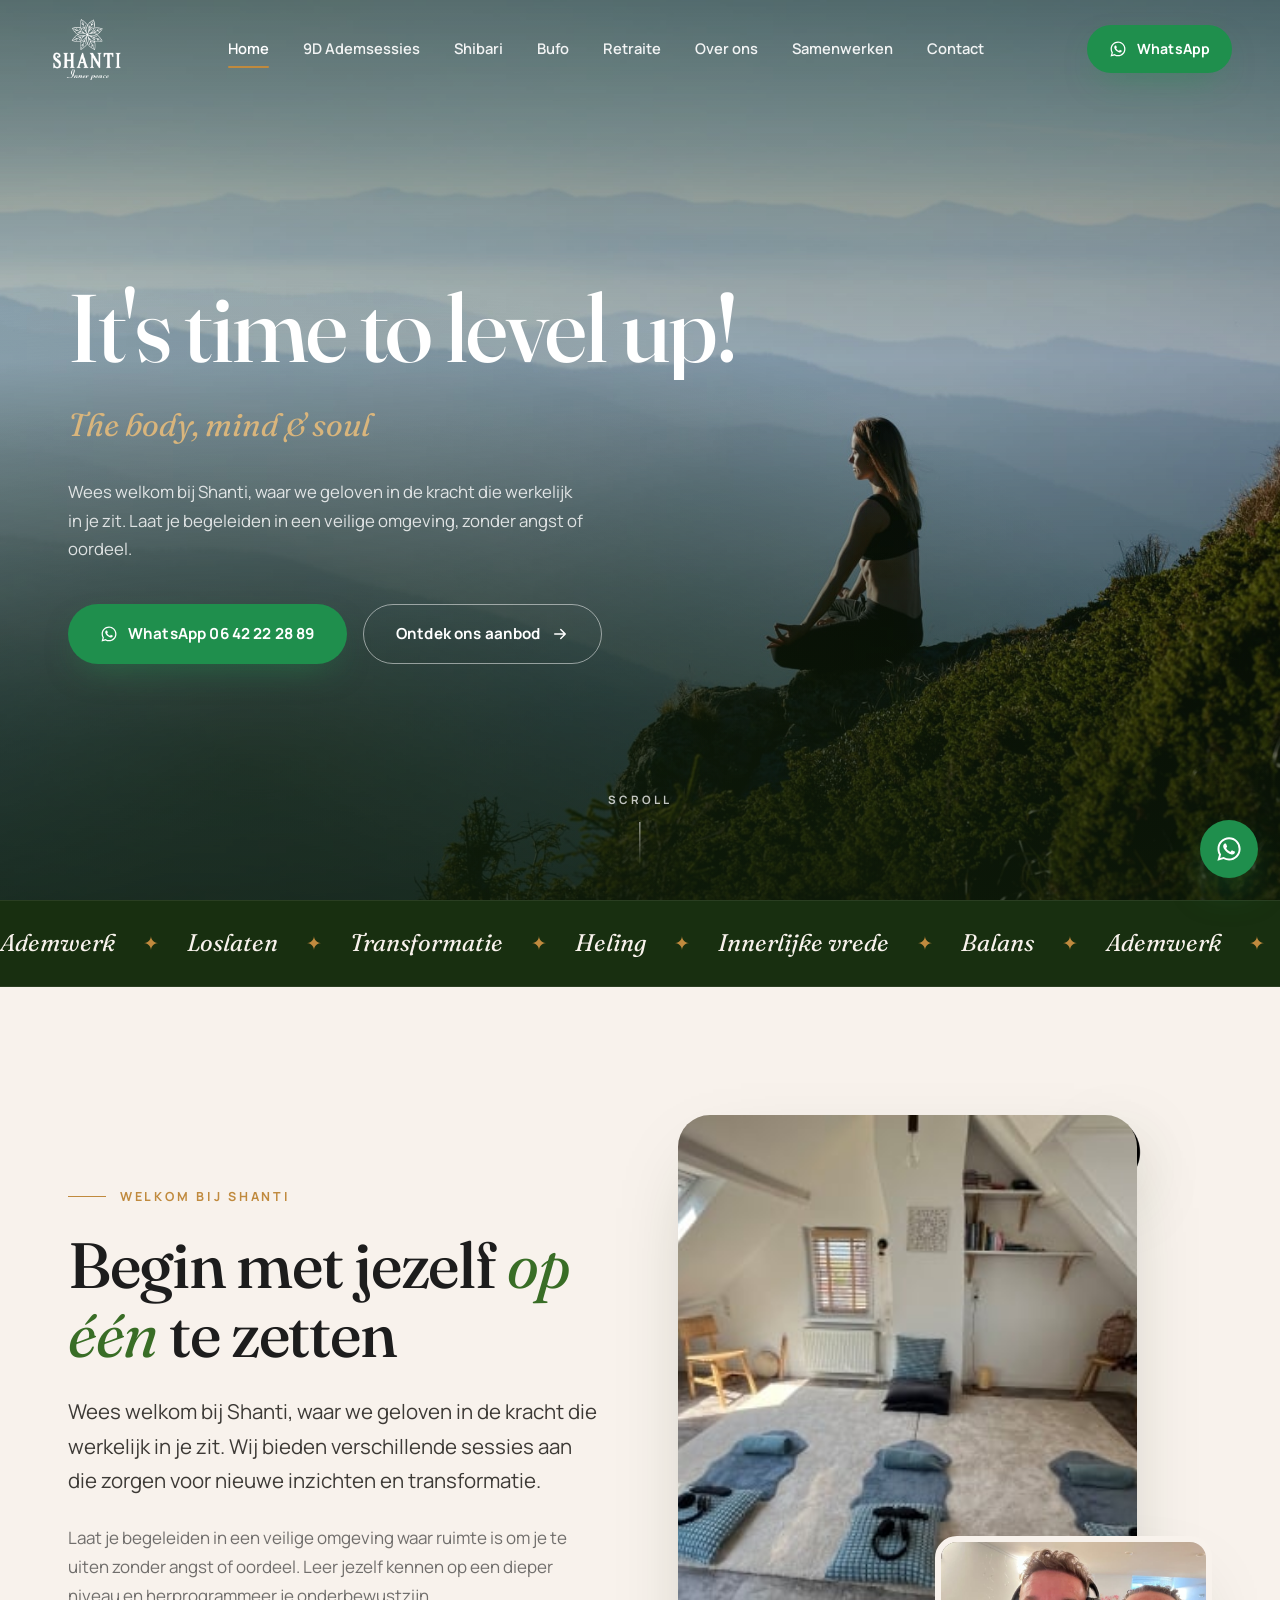
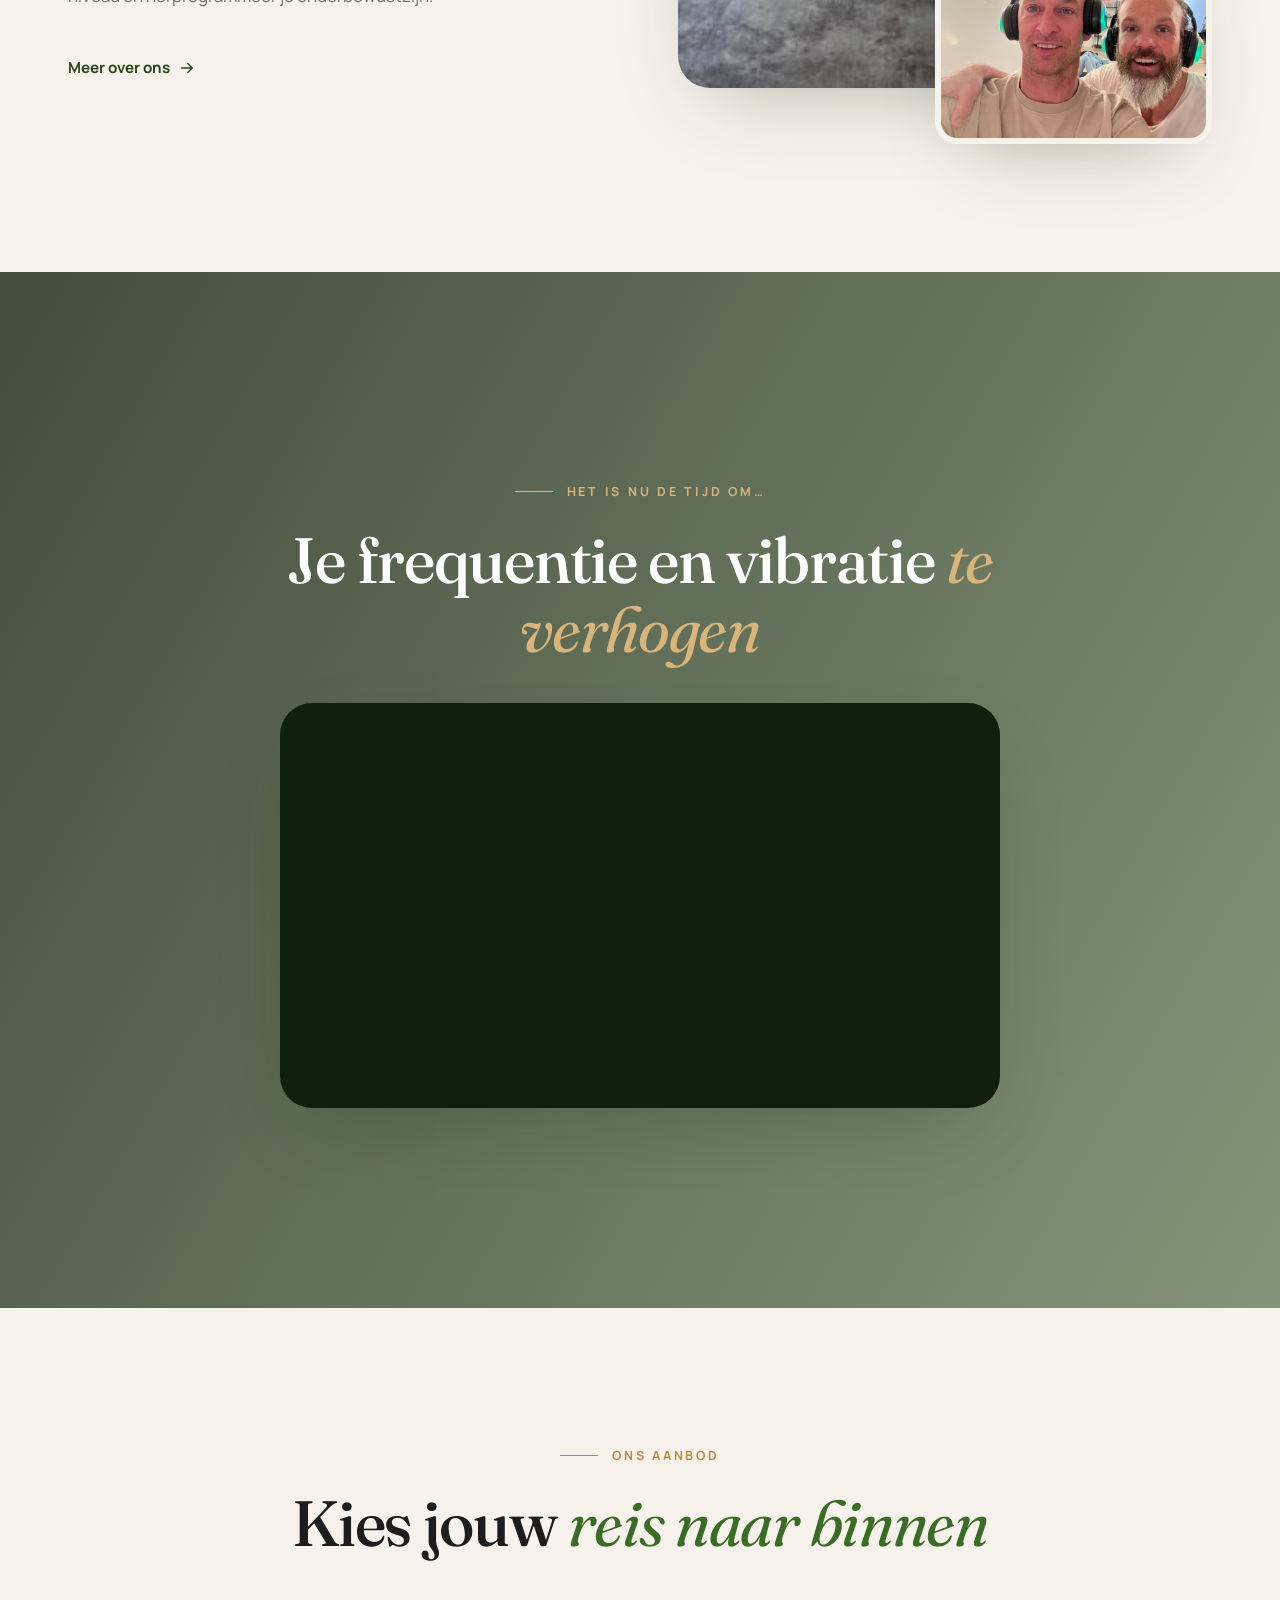
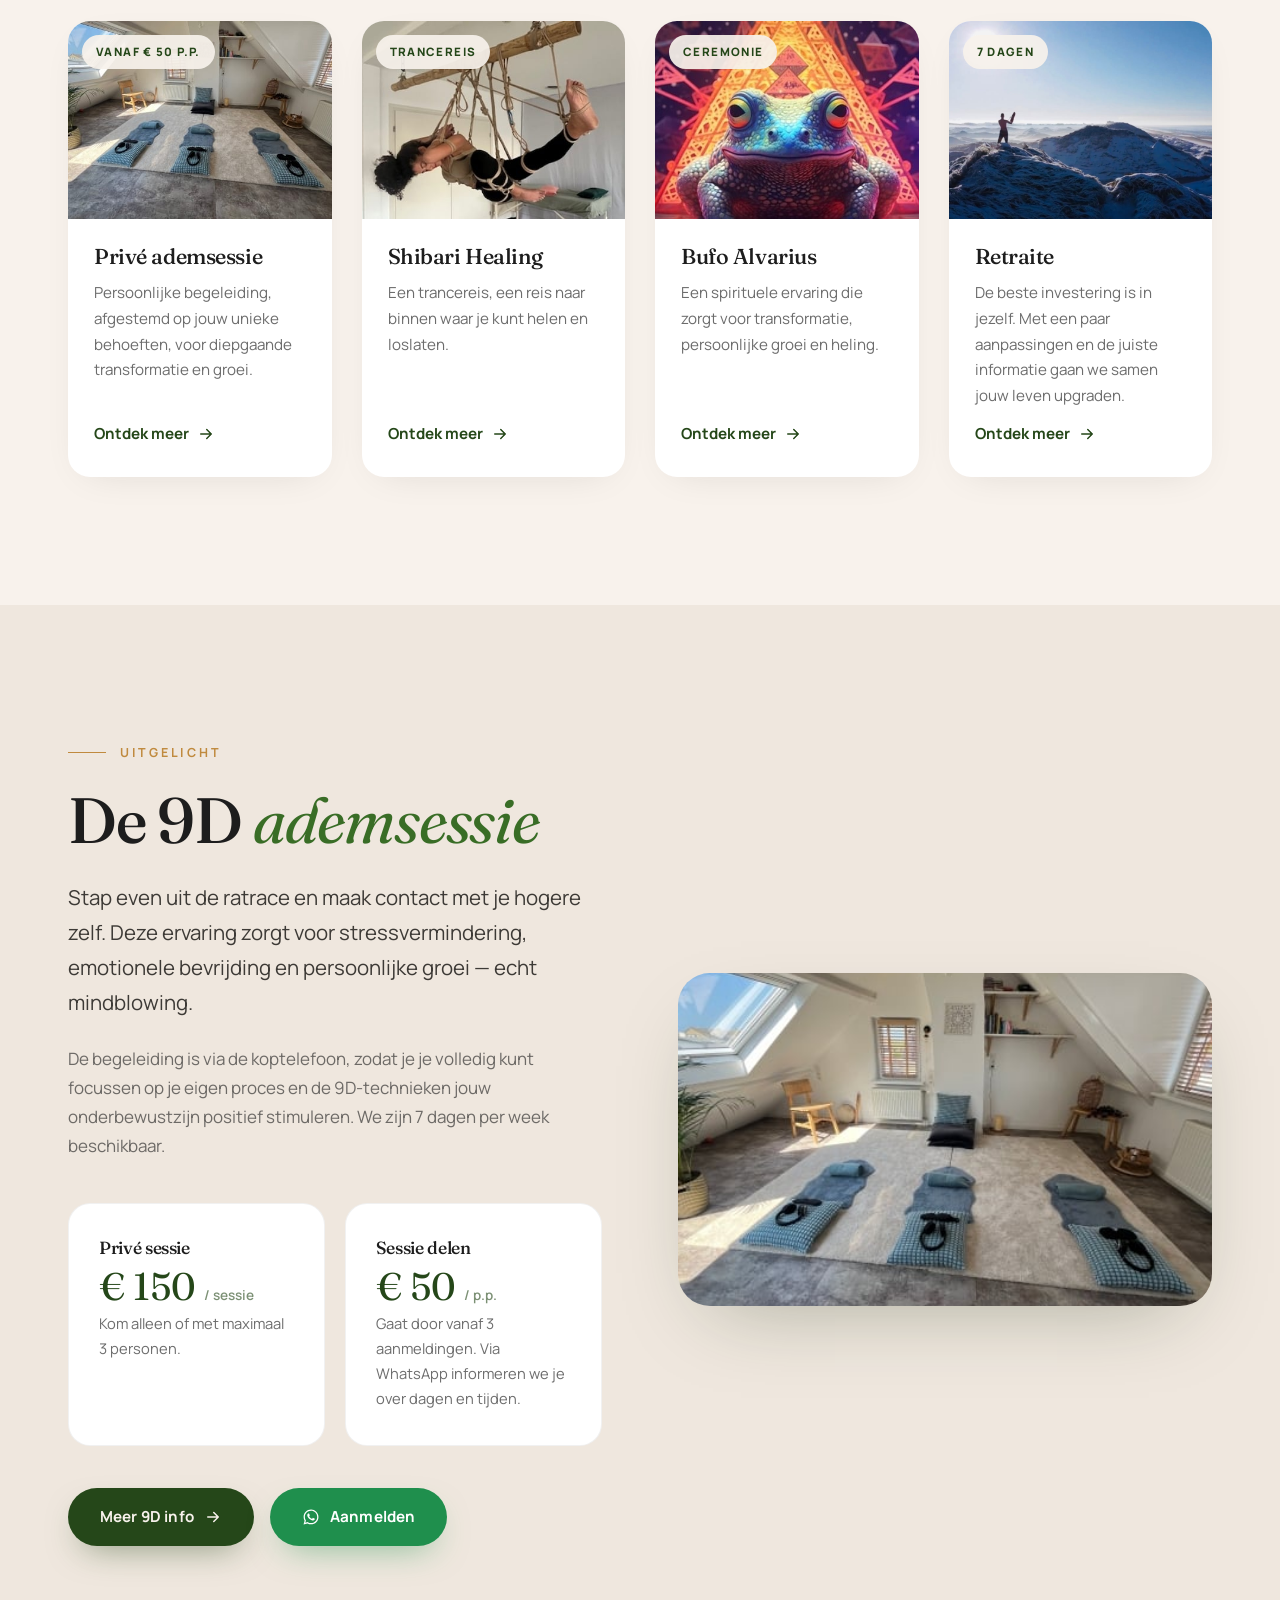
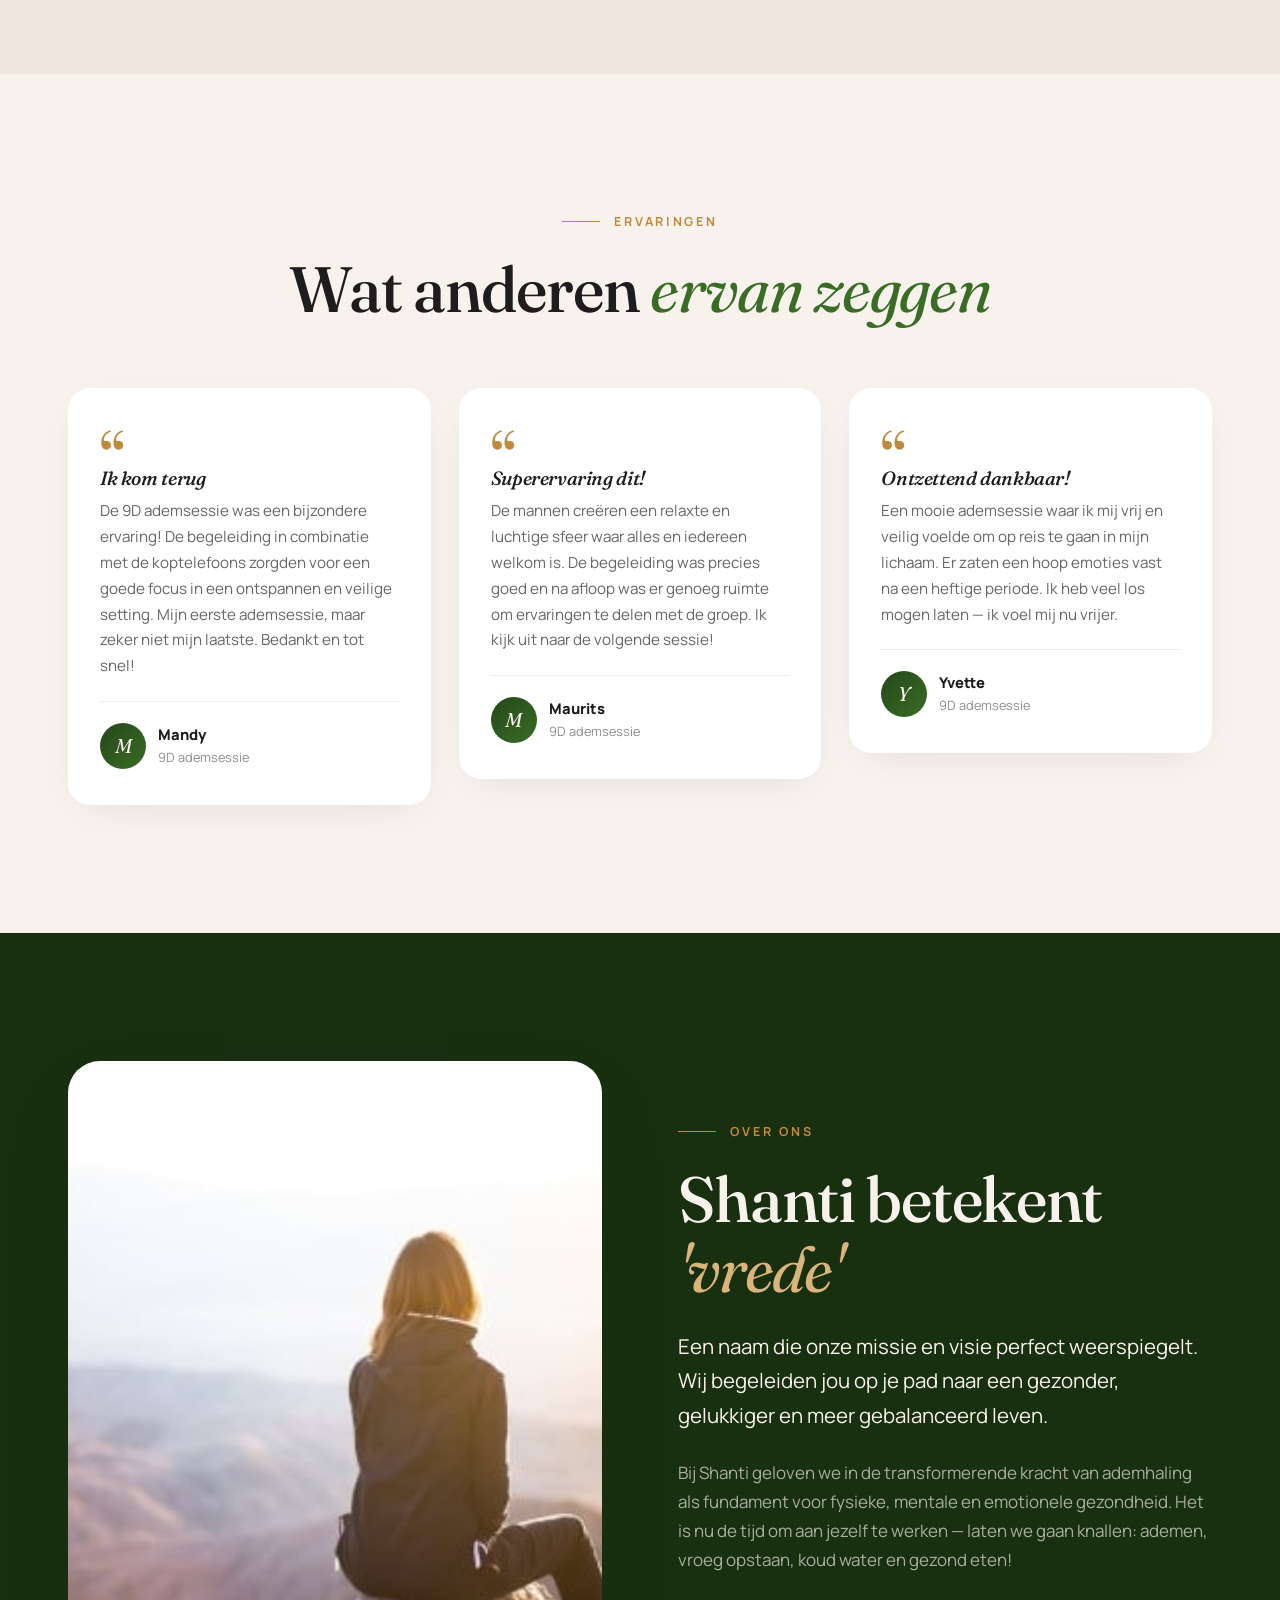
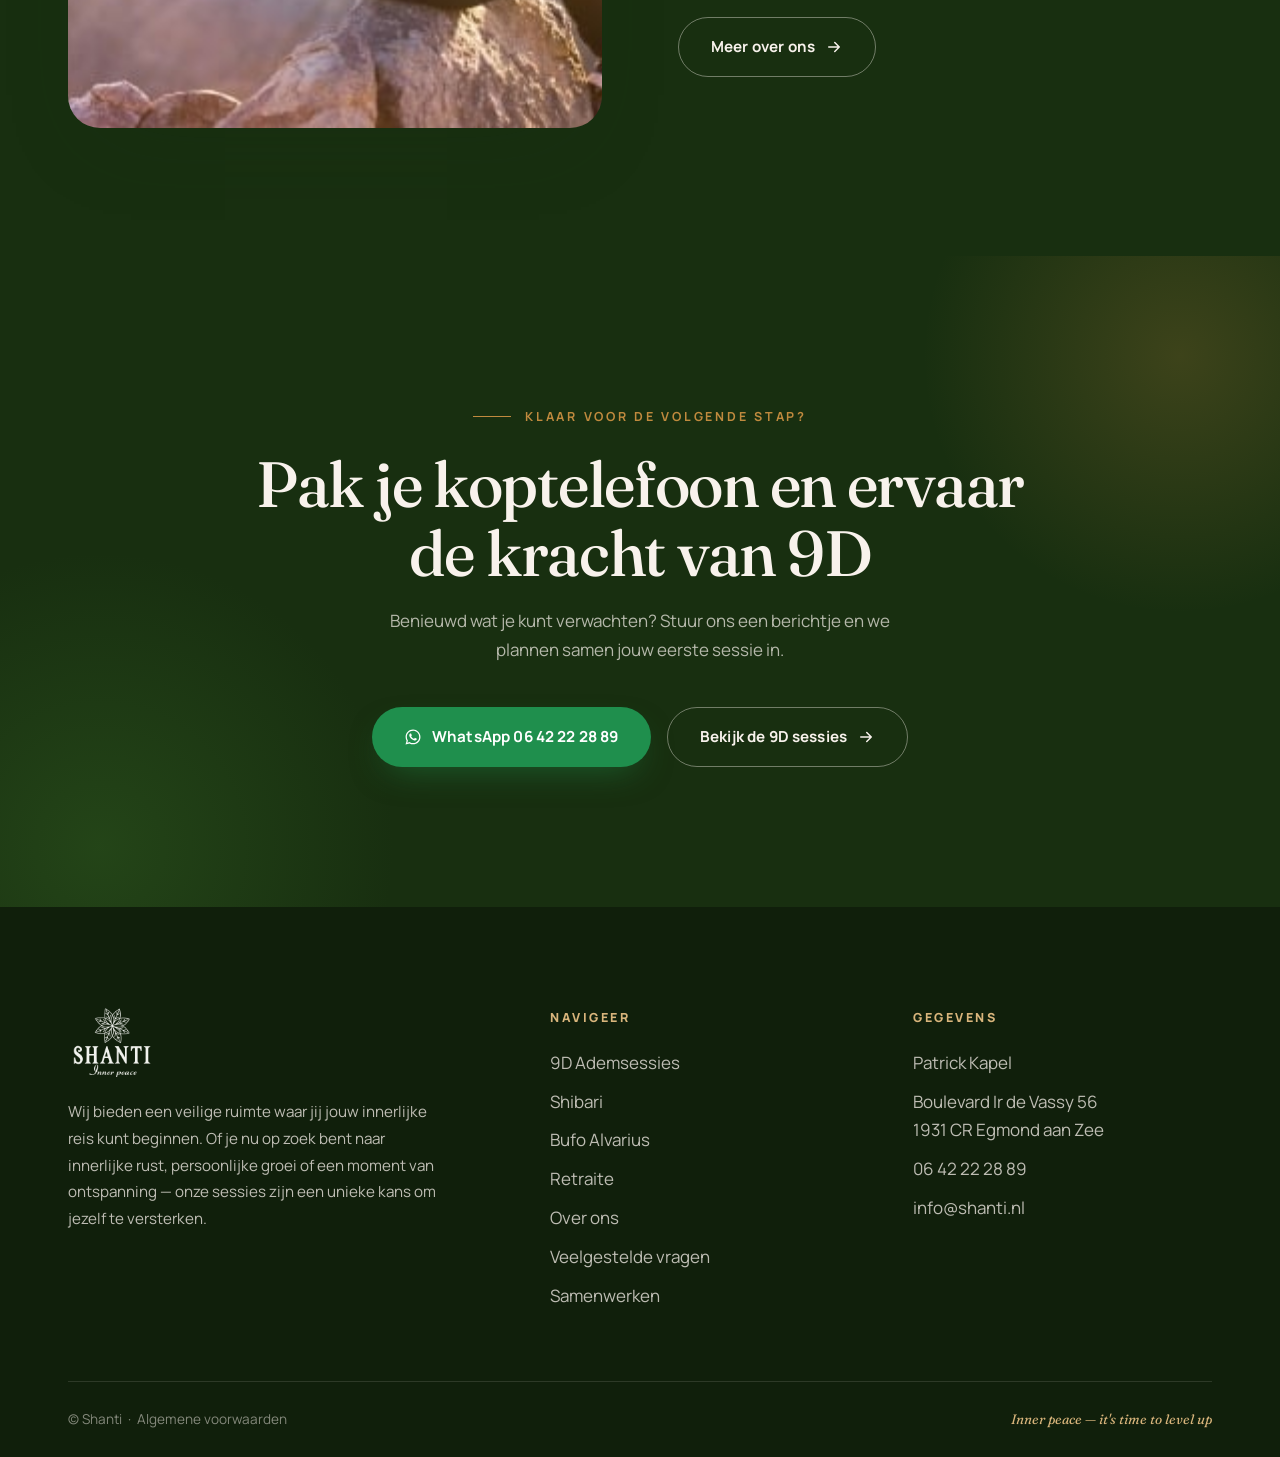
<file: index.html>
<!DOCTYPE html>
<html lang="nl">
<head>
  <meta charset="UTF-8">
  <meta name="viewport" content="width=device-width, initial-scale=1.0">
  <title>Shanti — It's time to level up! | 9D Ademsessies, Shibari, Bufo & Retraites in Egmond aan Zee</title>
  <meta name="description" content="Shanti betekent vrede. 9D ademsessies, shibari healing, bufo alvarius ceremonies en retraites op maat in Egmond aan Zee. Body, mind & soul.">
  <link rel="icon" type="image/png" href="assets/img/118963-t_a25df9db78f440069de11b33a44d180a-500x500.png">
  <link rel="preconnect" href="https://fonts.googleapis.com">
  <link rel="preconnect" href="https://fonts.gstatic.com" crossorigin>
  <link href="https://fonts.googleapis.com/css2?family=Fraunces:ital,opsz,wght@0,9..144,400;0,9..144,500;0,9..144,600;1,9..144,400;1,9..144,500&family=Manrope:wght@400;600;700;800&display=swap" rel="stylesheet">
  <link rel="stylesheet" href="assets/css/style.css">
</head>
<body>

  <header class="site-header header-on-hero">
    <div class="container-wide">
      <a class="brand" href="index.html" aria-label="Shanti — home">
        <img src="assets/img/phoenix-logo-350x120-2-1.png" alt="Shanti — Inner peace">
      </a>
      <nav class="main-nav" aria-label="Hoofdmenu">
        <a href="index.html" class="active">Home</a>
        <a href="9d-ademsessies.html">9D Ademsessies</a>
        <a href="shibari.html">Shibari</a>
        <a href="bufo.html">Bufo</a>
        <a href="retraite.html">Retraite</a>
        <a href="over-ons.html">Over ons</a>
        <a href="samenwerken.html">Samenwerken</a>
        <a href="contact.html">Contact</a>
      </nav>
      <div class="header-cta">
        <a class="btn btn-whatsapp" href="https://wa.me/31642222889" target="_blank" rel="noopener"><svg viewBox="0 0 24 24" fill="currentColor"><path d="M12.04 2c-5.46 0-9.9 4.44-9.9 9.9 0 1.75.46 3.45 1.32 4.95L2.05 22l5.27-1.38a9.87 9.87 0 0 0 4.72 1.2h.01c5.46 0 9.9-4.44 9.9-9.9 0-2.65-1.03-5.14-2.9-7.01A9.82 9.82 0 0 0 12.04 2zm0 18.15h-.01a8.2 8.2 0 0 1-4.18-1.15l-.3-.18-3.12.82.83-3.04-.2-.31a8.2 8.2 0 0 1-1.26-4.38c0-4.54 3.7-8.23 8.24-8.23 2.2 0 4.27.86 5.82 2.42a8.18 8.18 0 0 1 2.41 5.83c0 4.54-3.7 8.22-8.23 8.22zm4.52-6.16c-.25-.12-1.47-.72-1.69-.81-.23-.08-.39-.12-.56.13-.17.24-.64.8-.78.97-.14.16-.29.18-.54.06-.25-.12-1.05-.39-1.99-1.23-.74-.66-1.23-1.47-1.38-1.72-.14-.25-.02-.38.11-.51.11-.11.25-.29.37-.43.12-.14.17-.25.25-.41.08-.17.04-.31-.02-.43-.06-.12-.56-1.34-.76-1.84-.2-.48-.41-.42-.56-.43h-.48c-.17 0-.43.06-.66.31-.22.25-.86.85-.86 2.07 0 1.22.89 2.4 1.01 2.56.12.17 1.75 2.67 4.23 3.74.59.26 1.05.41 1.41.52.59.19 1.13.16 1.56.1.48-.07 1.47-.6 1.67-1.18.21-.58.21-1.07.15-1.18-.06-.1-.23-.16-.48-.28z"/></svg> WhatsApp</a>
      </div>
      <button class="nav-toggle" aria-label="Menu" aria-expanded="false"><span></span><span></span><span></span></button>
    </div>
  </header>

  <div class="mobile-menu" aria-hidden="true">
    <a class="menu-link active" href="index.html"><span class="num">01</span>Home</a>
    <a class="menu-link" href="9d-ademsessies.html"><span class="num">02</span>9D Ademsessies</a>
    <a class="menu-link" href="shibari.html"><span class="num">03</span>Shibari</a>
    <a class="menu-link" href="bufo.html"><span class="num">04</span>Bufo</a>
    <a class="menu-link" href="retraite.html"><span class="num">05</span>Retraite</a>
    <a class="menu-link" href="over-ons.html"><span class="num">06</span>Over ons</a>
    <a class="menu-link" href="samenwerken.html"><span class="num">07</span>Samenwerken</a>
    <a class="menu-link" href="contact.html"><span class="num">08</span>Contact</a>
    <div class="menu-footer">
      Boulevard Ir de Vassy 56, Egmond aan Zee<br>
      <a href="https://wa.me/31642222889">06 42 22 28 89</a> &nbsp;·&nbsp; <a href="mailto:info@shanti.nl">info@shanti.nl</a>
    </div>
  </div>

  <main>

  <!-- HERO -->
  <section class="hero">
    <div class="hero-media">
      <img src="assets/img/shanti-1920x1080-2.jpg" alt="" aria-hidden="true">
      <iframe src="https://player.vimeo.com/video/908644415?title=0&byline=0&autoplay=1&loop=1&background=1&muted=1" allow="autoplay; fullscreen" loading="lazy" title="Shanti sfeervideo"></iframe>
    </div>
    <div class="hero-overlay"></div>
    <div class="hero-content">
      <div class="container">
        <h1 class="display-xl words">It's time to level up!</h1>
        <p class="hero-sub">The body, mind &amp; soul</p>
        <p class="hero-text">Wees welkom bij Shanti, waar we geloven in de kracht die werkelijk in je zit. Laat je begeleiden in een veilige omgeving, zonder angst of oordeel.</p>
        <div class="hero-actions">
          <a class="btn btn-whatsapp" href="https://wa.me/31642222889" target="_blank" rel="noopener"><svg viewBox="0 0 24 24" fill="currentColor"><path d="M12.04 2c-5.46 0-9.9 4.44-9.9 9.9 0 1.75.46 3.45 1.32 4.95L2.05 22l5.27-1.38a9.87 9.87 0 0 0 4.72 1.2h.01c5.46 0 9.9-4.44 9.9-9.9 0-2.65-1.03-5.14-2.9-7.01A9.82 9.82 0 0 0 12.04 2zm0 18.15h-.01a8.2 8.2 0 0 1-4.18-1.15l-.3-.18-3.12.82.83-3.04-.2-.31a8.2 8.2 0 0 1-1.26-4.38c0-4.54 3.7-8.23 8.24-8.23 2.2 0 4.27.86 5.82 2.42a8.18 8.18 0 0 1 2.41 5.83c0 4.54-3.7 8.22-8.23 8.22zm4.52-6.16c-.25-.12-1.47-.72-1.69-.81-.23-.08-.39-.12-.56.13-.17.24-.64.8-.78.97-.14.16-.29.18-.54.06-.25-.12-1.05-.39-1.99-1.23-.74-.66-1.23-1.47-1.38-1.72-.14-.25-.02-.38.11-.51.11-.11.25-.29.37-.43.12-.14.17-.25.25-.41.08-.17.04-.31-.02-.43-.06-.12-.56-1.34-.76-1.84-.2-.48-.41-.42-.56-.43h-.48c-.17 0-.43.06-.66.31-.22.25-.86.85-.86 2.07 0 1.22.89 2.4 1.01 2.56.12.17 1.75 2.67 4.23 3.74.59.26 1.05.41 1.41.52.59.19 1.13.16 1.56.1.48-.07 1.47-.6 1.67-1.18.21-.58.21-1.07.15-1.18-.06-.1-.23-.16-.48-.28z"/></svg> WhatsApp 06 42 22 28 89</a>
          <a class="btn btn-outline on-dark-btn" style="border-color:rgba(255,255,255,.5);color:#fff" href="#aanbod">Ontdek ons aanbod <svg viewBox="0 0 24 24" fill="none" stroke="currentColor" stroke-width="2" stroke-linecap="round" stroke-linejoin="round"><path d="M5 12h14M13 6l6 6-6 6"/></svg></a>
        </div>
      </div>
    </div>
    <div class="scroll-cue">Scroll</div>
  </section>

  <!-- MARQUEE -->
  <div class="marquee" aria-hidden="true">
    <div class="marquee-track">
      <span>Ademwerk</span><span>Loslaten</span><span>Transformatie</span><span>Heling</span><span>Innerlijke vrede</span><span>Balans</span>
      <span>Ademwerk</span><span>Loslaten</span><span>Transformatie</span><span>Heling</span><span>Innerlijke vrede</span><span>Balans</span>
    </div>
  </div>

  <!-- INTRO -->
  <section class="section">
    <div class="container">
      <div class="split">
        <div>
          <span class="eyebrow" data-reveal>Welkom bij Shanti</span>
          <h2 class="display-lg" data-reveal>Begin met jezelf <em class="accent">op één</em> te zetten</h2>
          <p class="lead mt-2" data-reveal>Wees welkom bij Shanti, waar we geloven in de kracht die werkelijk in je zit. Wij bieden verschillende sessies aan die zorgen voor nieuwe inzichten en transformatie.</p>
          <p class="mt-2 muted" data-reveal>Laat je begeleiden in een veilige omgeving waar ruimte is om je te uiten zonder angst of oordeel. Leer jezelf kennen op een dieper niveau en herprogrammeer je onderbewustzijn.</p>
          <div class="mt-3" data-reveal>
            <a class="link-arrow" href="over-ons.html">Meer over ons <svg viewBox="0 0 24 24" fill="none" stroke="currentColor" stroke-width="2" stroke-linecap="round" stroke-linejoin="round"><path d="M5 12h14M13 6l6 6-6 6"/></svg></a>
          </div>
        </div>
        <div class="split-media">
          <div class="collage" data-reveal="scale">
            <img class="badge-float" src="assets/img/9d-verified-facilitator-b-2-500x495.png" alt="9D Verified Facilitator">
            <div class="frame frame-main"><img src="assets/img/img_7034-450x338.jpg" alt="De sessieruimte van Shanti" loading="lazy"></div>
            <div class="frame-float"><img src="assets/img/img_7492-800x600.jpg" alt="Ademsessie bij Shanti" loading="lazy"></div>
          </div>
        </div>
      </div>
    </div>
  </section>

  <!-- STATEMENT -->
  <section class="statement" style="background-image:url('assets/img/life-1920x650.jpg')">
    <div class="container">
      <span class="eyebrow" data-reveal>Het is nu de tijd om…</span>
      <h2 class="display-lg" data-reveal>Je frequentie en vibratie <em class="accent" style="color:var(--gold-soft)">te verhogen</em></h2><div class="video-embed" data-reveal="scale" style="max-width:720px;margin:40px auto 0;"><iframe src="https://www.youtube.com/embed/TwU4CAtgY8I" title="Shanti — 9D ademsessie" loading="lazy" allow="accelerometer; autoplay; clipboard-write; encrypted-media; gyroscope; picture-in-picture" allowfullscreen></iframe></div>
    </div>
  </section>

  <!-- AANBOD -->
  <section class="section" id="aanbod">
    <div class="container">
      <div class="section-head center">
        <span class="eyebrow" data-reveal>Ons aanbod</span>
        <h2 class="display-lg" data-reveal>Kies jouw <em class="accent">reis naar binnen</em></h2>
      </div>
      <div class="cards-grid" data-stagger>
        <a class="offer-card" href="9d-ademsessies.html">
          <div class="card-media"><span class="card-tag">Vanaf € 50 p.p.</span><img src="assets/img/img_7034-1-500x333.jpg" alt="Privé ademsessie" loading="lazy"></div>
          <div class="card-body">
            <h3>Privé ademsessie</h3>
            <p>Persoonlijke begeleiding, afgestemd op jouw unieke behoeften, voor diepgaande transformatie en groei.</p>
            <span class="link-arrow">Ontdek meer <svg viewBox="0 0 24 24" fill="none" stroke="currentColor" stroke-width="2" stroke-linecap="round" stroke-linejoin="round"><path d="M5 12h14M13 6l6 6-6 6"/></svg></span>
          </div>
        </a>
        <a class="offer-card" href="shibari.html">
          <div class="card-media"><span class="card-tag">Trancereis</span><img src="assets/img/img_7881-500x333-1.jpg" alt="Shibari healing" loading="lazy"></div>
          <div class="card-body">
            <h3>Shibari Healing</h3>
            <p>Een trancereis, een reis naar binnen waar je kunt helen en loslaten.</p>
            <span class="link-arrow">Ontdek meer <svg viewBox="0 0 24 24" fill="none" stroke="currentColor" stroke-width="2" stroke-linecap="round" stroke-linejoin="round"><path d="M5 12h14M13 6l6 6-6 6"/></svg></span>
          </div>
        </a>
        <a class="offer-card" href="bufo.html">
          <div class="card-media"><span class="card-tag">Ceremonie</span><img src="assets/img/bufo-1-499x333.jpg" alt="Bufo alvarius" loading="lazy"></div>
          <div class="card-body">
            <h3>Bufo Alvarius</h3>
            <p>Een spirituele ervaring die zorgt voor transformatie, persoonlijke groei en heling.</p>
            <span class="link-arrow">Ontdek meer <svg viewBox="0 0 24 24" fill="none" stroke="currentColor" stroke-width="2" stroke-linecap="round" stroke-linejoin="round"><path d="M5 12h14M13 6l6 6-6 6"/></svg></span>
          </div>
        </a>
        <a class="offer-card" href="retraite.html">
          <div class="card-media"><span class="card-tag">7 dagen</span><img src="assets/img/img_1370-800x600.jpg" alt="Retraite in Egmond aan Zee" loading="lazy"></div>
          <div class="card-body">
            <h3>Retraite</h3>
            <p>De beste investering is in jezelf. Met een paar aanpassingen en de juiste informatie gaan we samen jouw leven upgraden.</p>
            <span class="link-arrow">Ontdek meer <svg viewBox="0 0 24 24" fill="none" stroke="currentColor" stroke-width="2" stroke-linecap="round" stroke-linejoin="round"><path d="M5 12h14M13 6l6 6-6 6"/></svg></span>
          </div>
        </a>
      </div>
    </div>
  </section>

  <!-- 9D UITGELICHT -->
  <section class="section bg-cream-2">
    <div class="container">
      <div class="split reverse">
        <div>
          <span class="eyebrow" data-reveal>Uitgelicht</span>
          <h2 class="display-lg" data-reveal>De 9D <em class="accent">ademsessie</em></h2>
          <p class="lead mt-2" data-reveal>Stap even uit de ratrace en maak contact met je hogere zelf. Deze ervaring zorgt voor stressvermindering, emotionele bevrijding en persoonlijke groei — echt mindblowing.</p>
          <p class="mt-2 muted" data-reveal>De begeleiding is via de koptelefoon, zodat je je volledig kunt focussen op je eigen proces en de 9D-technieken jouw onderbewustzijn positief stimuleren. We zijn 7 dagen per week beschikbaar.</p>
          <div class="price-cards mt-3" data-stagger>
            <div class="price-card">
              <h3>Privé sessie</h3>
              <div class="price">€ 150 <small>/ sessie</small></div>
              <p>Kom alleen of met maximaal 3 personen.</p>
            </div>
            <div class="price-card">
              <h3>Sessie delen</h3>
              <div class="price">€ 50 <small>/ p.p.</small></div>
              <p>Gaat door vanaf 3 aanmeldingen. Via WhatsApp informeren we je over dagen en tijden.</p>
            </div>
          </div>
          <div class="hero-actions mt-3" data-reveal>
            <a class="btn btn-primary" href="9d-ademsessies.html">Meer 9D info <svg viewBox="0 0 24 24" fill="none" stroke="currentColor" stroke-width="2" stroke-linecap="round" stroke-linejoin="round"><path d="M5 12h14M13 6l6 6-6 6"/></svg></a>
            <a class="btn btn-whatsapp" href="https://wa.me/31642222889" target="_blank" rel="noopener"><svg viewBox="0 0 24 24" fill="currentColor"><path d="M12.04 2c-5.46 0-9.9 4.44-9.9 9.9 0 1.75.46 3.45 1.32 4.95L2.05 22l5.27-1.38a9.87 9.87 0 0 0 4.72 1.2h.01c5.46 0 9.9-4.44 9.9-9.9 0-2.65-1.03-5.14-2.9-7.01A9.82 9.82 0 0 0 12.04 2zm0 18.15h-.01a8.2 8.2 0 0 1-4.18-1.15l-.3-.18-3.12.82.83-3.04-.2-.31a8.2 8.2 0 0 1-1.26-4.38c0-4.54 3.7-8.23 8.24-8.23 2.2 0 4.27.86 5.82 2.42a8.18 8.18 0 0 1 2.41 5.83c0 4.54-3.7 8.22-8.23 8.22zm4.52-6.16c-.25-.12-1.47-.72-1.69-.81-.23-.08-.39-.12-.56.13-.17.24-.64.8-.78.97-.14.16-.29.18-.54.06-.25-.12-1.05-.39-1.99-1.23-.74-.66-1.23-1.47-1.38-1.72-.14-.25-.02-.38.11-.51.11-.11.25-.29.37-.43.12-.14.17-.25.25-.41.08-.17.04-.31-.02-.43-.06-.12-.56-1.34-.76-1.84-.2-.48-.41-.42-.56-.43h-.48c-.17 0-.43.06-.66.31-.22.25-.86.85-.86 2.07 0 1.22.89 2.4 1.01 2.56.12.17 1.75 2.67 4.23 3.74.59.26 1.05.41 1.41.52.59.19 1.13.16 1.56.1.48-.07 1.47-.6 1.67-1.18.21-.58.21-1.07.15-1.18-.06-.1-.23-.16-.48-.28z"/></svg> Aanmelden</a>
          </div>
        </div>
        <div class="split-media">
<div class="frame frame-wide" data-reveal="scale"><img src="assets/img/img_7034-450x338.jpg" alt="De sessieruimte van Shanti" loading="lazy"></div>     </div>
      </div>
    </div>
  </section>

  <!-- TESTIMONIALS -->
  <section class="section">
    <div class="container">
      <div class="section-head center">
        <span class="eyebrow" data-reveal>Ervaringen</span>
        <h2 class="display-lg" data-reveal>Wat anderen <em class="accent">ervan zeggen</em></h2>
      </div>
      <div class="quotes-grid" data-stagger>
        <div class="quote-card">
          <h3>Ik kom terug</h3>
          <p>De 9D ademsessie was een bijzondere ervaring! De begeleiding in combinatie met de koptelefoons zorgden voor een goede focus in een ontspannen en veilige setting. Mijn eerste ademsessie, maar zeker niet mijn laatste. Bedankt en tot snel!</p>
          <div class="quote-author">
            <span class="avatar-initial">M</span>
            <div><div class="name">Mandy</div><div class="role">9D ademsessie</div></div>
          </div>
        </div>
        <div class="quote-card">
          <h3>Superervaring dit!</h3>
          <p>De mannen creëren een relaxte en luchtige sfeer waar alles en iedereen welkom is. De begeleiding was precies goed en na afloop was er genoeg ruimte om ervaringen te delen met de groep. Ik kijk uit naar de volgende sessie!</p>
          <div class="quote-author">
            <span class="avatar-initial">M</span>
            <div><div class="name">Maurits</div><div class="role">9D ademsessie</div></div>
          </div>
        </div>
        <div class="quote-card">
          <h3>Ontzettend dankbaar!</h3>
          <p>Een mooie ademsessie waar ik mij vrij en veilig voelde om op reis te gaan in mijn lichaam. Er zaten een hoop emoties vast na een heftige periode. Ik heb veel los mogen laten — ik voel mij nu vrijer.</p>
          <div class="quote-author">
            <span class="avatar-initial">Y</span>
            <div><div class="name">Yvette</div><div class="role">9D ademsessie</div></div>
          </div>
        </div>
      </div>
    </div>
  </section>

  <!-- OVER ONS TEASER -->
  <section class="section bg-green on-dark">
    <div class="container">
      <div class="split">
        <div class="split-media">
          <div class="frame frame-tall" data-reveal="scale"><img src="assets/img/people-2591874_1280-500x333-2.jpg" alt="Samen mediteren bij zonsondergang" loading="lazy"></div>
        </div>
        <div>
          <span class="eyebrow" data-reveal>Over ons</span>
          <h2 class="display-lg" data-reveal>Shanti betekent <em class="accent">'vrede'</em></h2>
          <p class="lead mt-2" data-reveal>Een naam die onze missie en visie perfect weerspiegelt. Wij begeleiden jou op je pad naar een gezonder, gelukkiger en meer gebalanceerd leven.</p>
          <p class="mt-2 muted" data-reveal>Bij Shanti geloven we in de transformerende kracht van ademhaling als fundament voor fysieke, mentale en emotionele gezondheid. Het is nu de tijd om aan jezelf te werken — laten we gaan knallen: ademen, vroeg opstaan, koud water en gezond eten!</p>
          <div class="mt-3" data-reveal>
            <a class="btn btn-outline" href="over-ons.html">Meer over ons <svg viewBox="0 0 24 24" fill="none" stroke="currentColor" stroke-width="2" stroke-linecap="round" stroke-linejoin="round"><path d="M5 12h14M13 6l6 6-6 6"/></svg></a>
          </div>
        </div>
      </div>
    </div>
  </section>

  <section class="cta-band on-dark">
    <div class="container">
      <span class="eyebrow" data-reveal>Klaar voor de volgende stap?</span>
      <h2 class="display-lg" data-reveal>Pak je koptelefoon en ervaar de kracht van 9D</h2>
      <p data-reveal>Benieuwd wat je kunt verwachten? Stuur ons een berichtje en we plannen samen jouw eerste sessie in.</p>
      <div class="hero-actions mt-3" data-reveal>
        <a class="btn btn-whatsapp" href="https://wa.me/31642222889" target="_blank" rel="noopener"><svg viewBox="0 0 24 24" fill="currentColor"><path d="M12.04 2c-5.46 0-9.9 4.44-9.9 9.9 0 1.75.46 3.45 1.32 4.95L2.05 22l5.27-1.38a9.87 9.87 0 0 0 4.72 1.2h.01c5.46 0 9.9-4.44 9.9-9.9 0-2.65-1.03-5.14-2.9-7.01A9.82 9.82 0 0 0 12.04 2zm0 18.15h-.01a8.2 8.2 0 0 1-4.18-1.15l-.3-.18-3.12.82.83-3.04-.2-.31a8.2 8.2 0 0 1-1.26-4.38c0-4.54 3.7-8.23 8.24-8.23 2.2 0 4.27.86 5.82 2.42a8.18 8.18 0 0 1 2.41 5.83c0 4.54-3.7 8.22-8.23 8.22zm4.52-6.16c-.25-.12-1.47-.72-1.69-.81-.23-.08-.39-.12-.56.13-.17.24-.64.8-.78.97-.14.16-.29.18-.54.06-.25-.12-1.05-.39-1.99-1.23-.74-.66-1.23-1.47-1.38-1.72-.14-.25-.02-.38.11-.51.11-.11.25-.29.37-.43.12-.14.17-.25.25-.41.08-.17.04-.31-.02-.43-.06-.12-.56-1.34-.76-1.84-.2-.48-.41-.42-.56-.43h-.48c-.17 0-.43.06-.66.31-.22.25-.86.85-.86 2.07 0 1.22.89 2.4 1.01 2.56.12.17 1.75 2.67 4.23 3.74.59.26 1.05.41 1.41.52.59.19 1.13.16 1.56.1.48-.07 1.47-.6 1.67-1.18.21-.58.21-1.07.15-1.18-.06-.1-.23-.16-.48-.28z"/></svg> WhatsApp 06 42 22 28 89</a>
<a class="btn btn-outline" href="9d-ademsessies.html">Bekijk de 9D sessies <svg viewBox="0 0 24 24" fill="none" stroke="currentColor" stroke-width="2" stroke-linecap="round" stroke-linejoin="round"><path d="M5 12h14M13 6l6 6-6 6"/></svg></a>

      </div>
    </div>
  </section>

  </main>

  <footer class="site-footer">
    <div class="container">
      <div class="footer-grid">
        <div>
          <a class="brand" href="index.html"><img src="assets/img/phoenix-logo-350x120-2-1.png" alt="Shanti"></a>
          <p class="footer-mission">Wij bieden een veilige ruimte waar jij jouw innerlijke reis kunt beginnen. Of je nu op zoek bent naar innerlijke rust, persoonlijke groei of een moment van ontspanning — onze sessies zijn een unieke kans om jezelf te versterken.</p>
        </div>
        <div>
          <h4>Navigeer</h4>
          <ul>
            <li><a href="9d-ademsessies.html">9D Ademsessies</a></li>
            <li><a href="shibari.html">Shibari</a></li>
            <li><a href="bufo.html">Bufo Alvarius</a></li>
            <li><a href="retraite.html">Retraite</a></li>
            <li><a href="over-ons.html">Over ons</a></li>
            <li><a href="faq.html">Veelgestelde vragen</a></li>
            <li><a href="samenwerken.html">Samenwerken</a></li>
          </ul>
        </div>
        <div>
          <h4>Gegevens</h4>
          <ul>
            <li>Patrick Kapel</li>
            <li>Boulevard Ir de Vassy 56<br>1931 CR Egmond aan Zee</li>
            <li><a href="tel:+31642222889">06 42 22 28 89</a></li>
            <li><a href="mailto:info@shanti.nl">info@shanti.nl</a></li>
          </ul>
        </div>
      </div>
      <div class="footer-bottom">
        <span>© Shanti &nbsp;·&nbsp; <a href="assets/docs/algemene-voorwaarden.pdf" target="_blank" rel="noopener">Algemene voorwaarden</a></span>
        <span class="footer-tagline">Inner peace — it's time to level up</span>
      </div>
    </div>
  </footer>

  <a class="wa-float" href="https://wa.me/31642222889" target="_blank" rel="noopener" aria-label="WhatsApp ons"><svg viewBox="0 0 24 24" fill="currentColor"><path d="M12.04 2c-5.46 0-9.9 4.44-9.9 9.9 0 1.75.46 3.45 1.32 4.95L2.05 22l5.27-1.38a9.87 9.87 0 0 0 4.72 1.2h.01c5.46 0 9.9-4.44 9.9-9.9 0-2.65-1.03-5.14-2.9-7.01A9.82 9.82 0 0 0 12.04 2zm0 18.15h-.01a8.2 8.2 0 0 1-4.18-1.15l-.3-.18-3.12.82.83-3.04-.2-.31a8.2 8.2 0 0 1-1.26-4.38c0-4.54 3.7-8.23 8.24-8.23 2.2 0 4.27.86 5.82 2.42a8.18 8.18 0 0 1 2.41 5.83c0 4.54-3.7 8.22-8.23 8.22zm4.52-6.16c-.25-.12-1.47-.72-1.69-.81-.23-.08-.39-.12-.56.13-.17.24-.64.8-.78.97-.14.16-.29.18-.54.06-.25-.12-1.05-.39-1.99-1.23-.74-.66-1.23-1.47-1.38-1.72-.14-.25-.02-.38.11-.51.11-.11.25-.29.37-.43.12-.14.17-.25.25-.41.08-.17.04-.31-.02-.43-.06-.12-.56-1.34-.76-1.84-.2-.48-.41-.42-.56-.43h-.48c-.17 0-.43.06-.66.31-.22.25-.86.85-.86 2.07 0 1.22.89 2.4 1.01 2.56.12.17 1.75 2.67 4.23 3.74.59.26 1.05.41 1.41.52.59.19 1.13.16 1.56.1.48-.07 1.47-.6 1.67-1.18.21-.58.21-1.07.15-1.18-.06-.1-.23-.16-.48-.28z"/></svg></a>

  <script src="assets/js/main.js"></script>
</body>
</html>
</file>
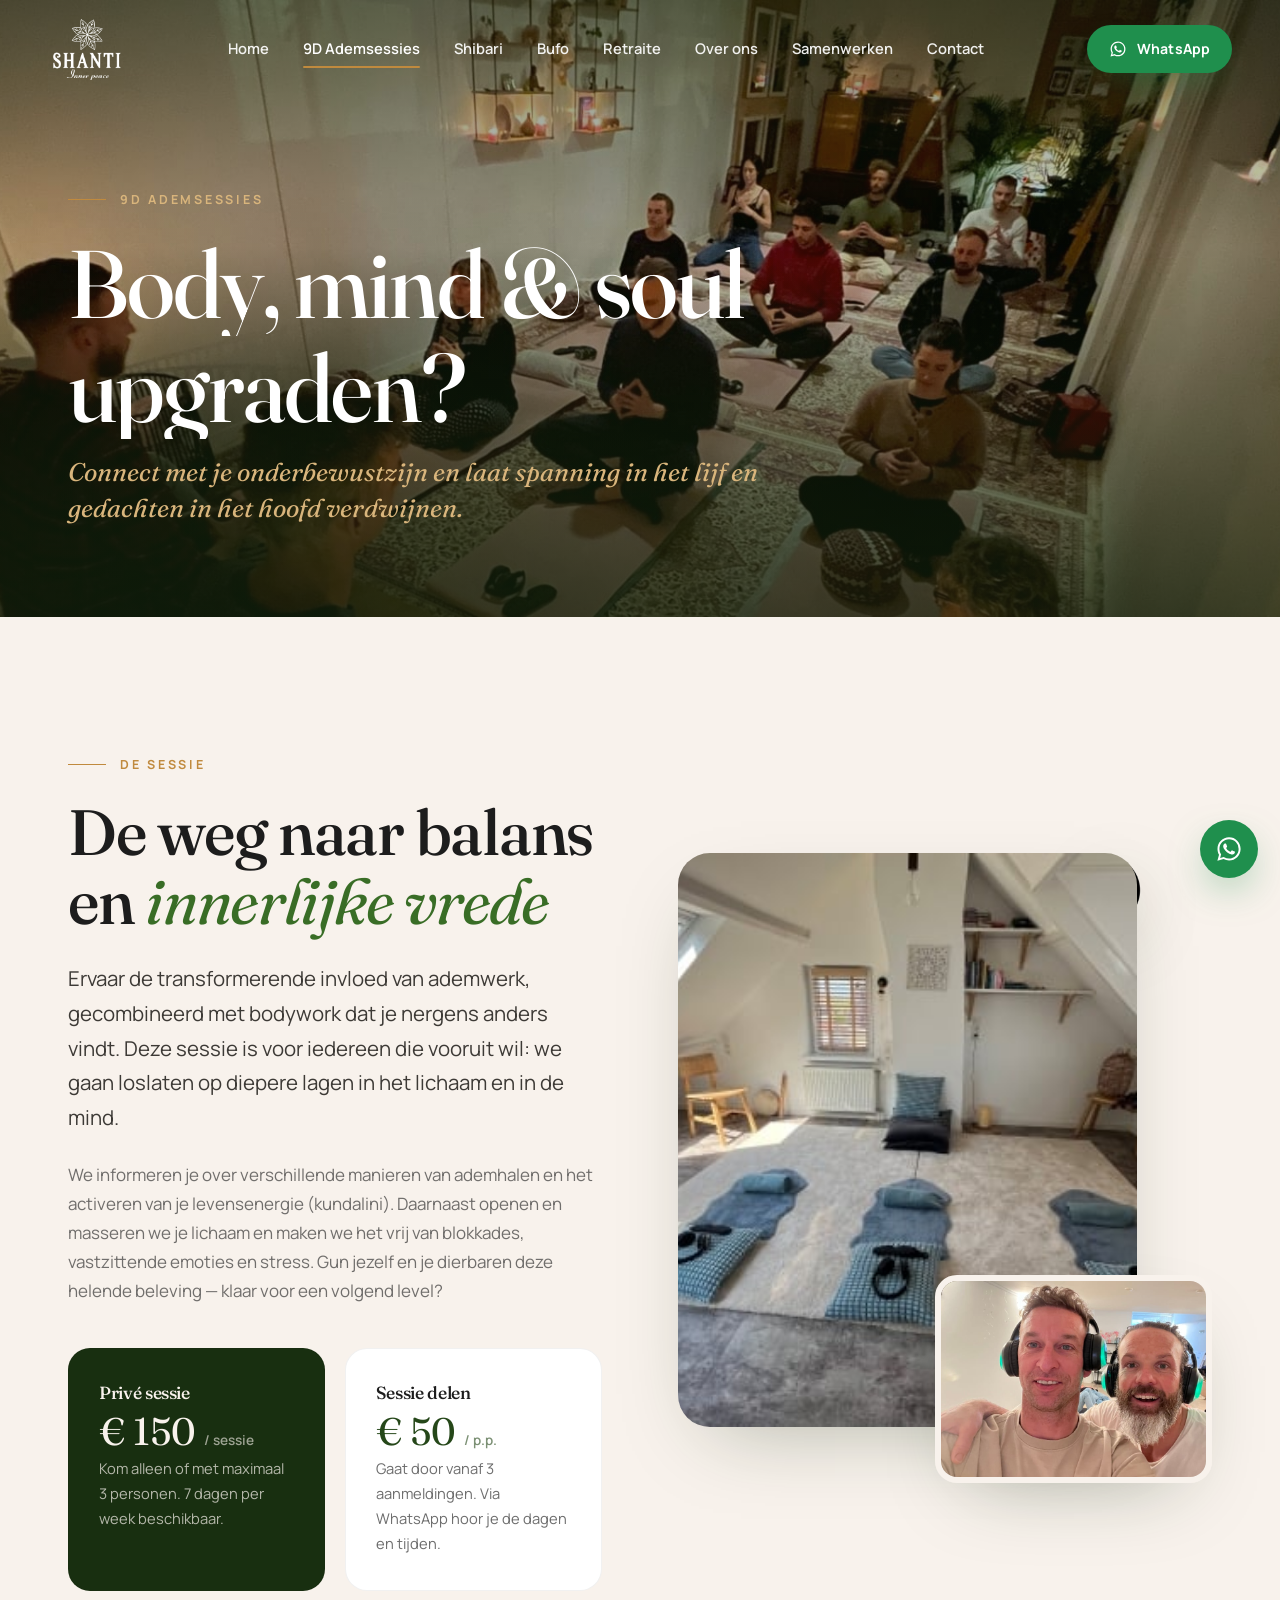
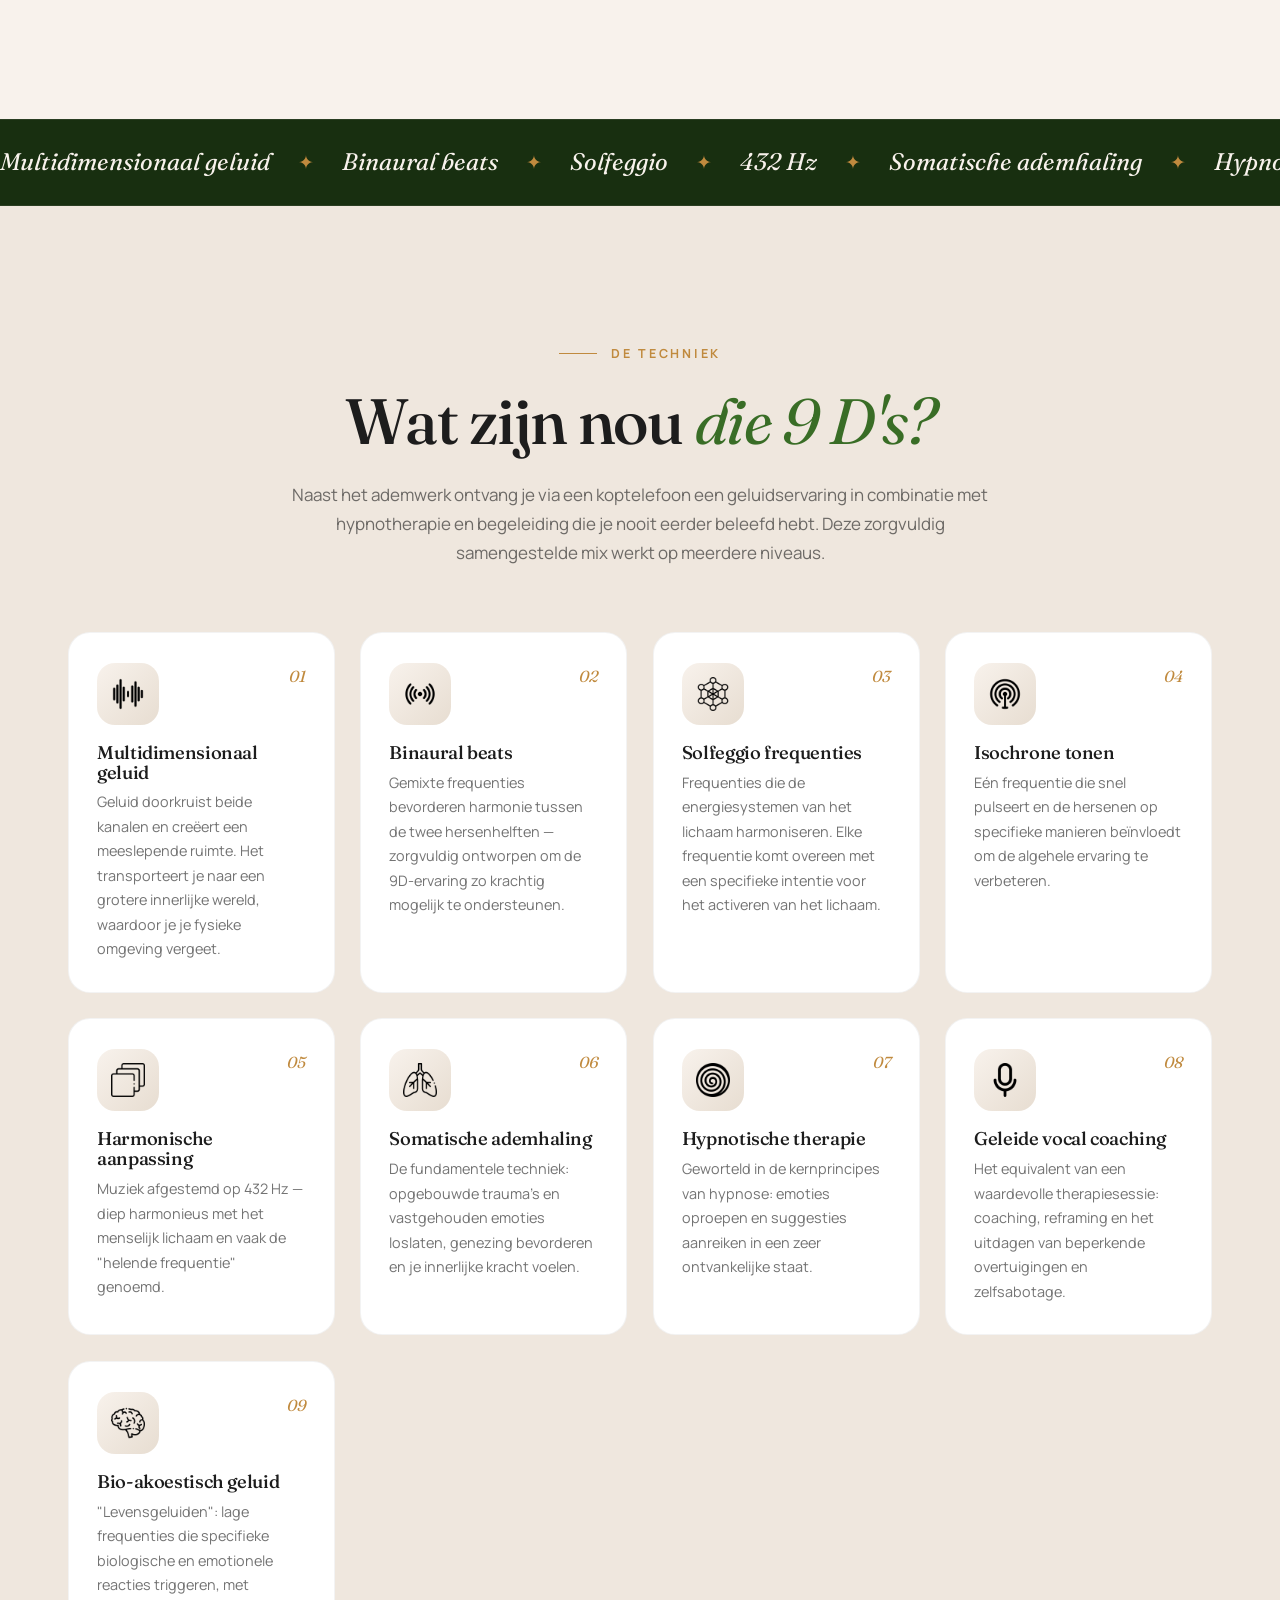
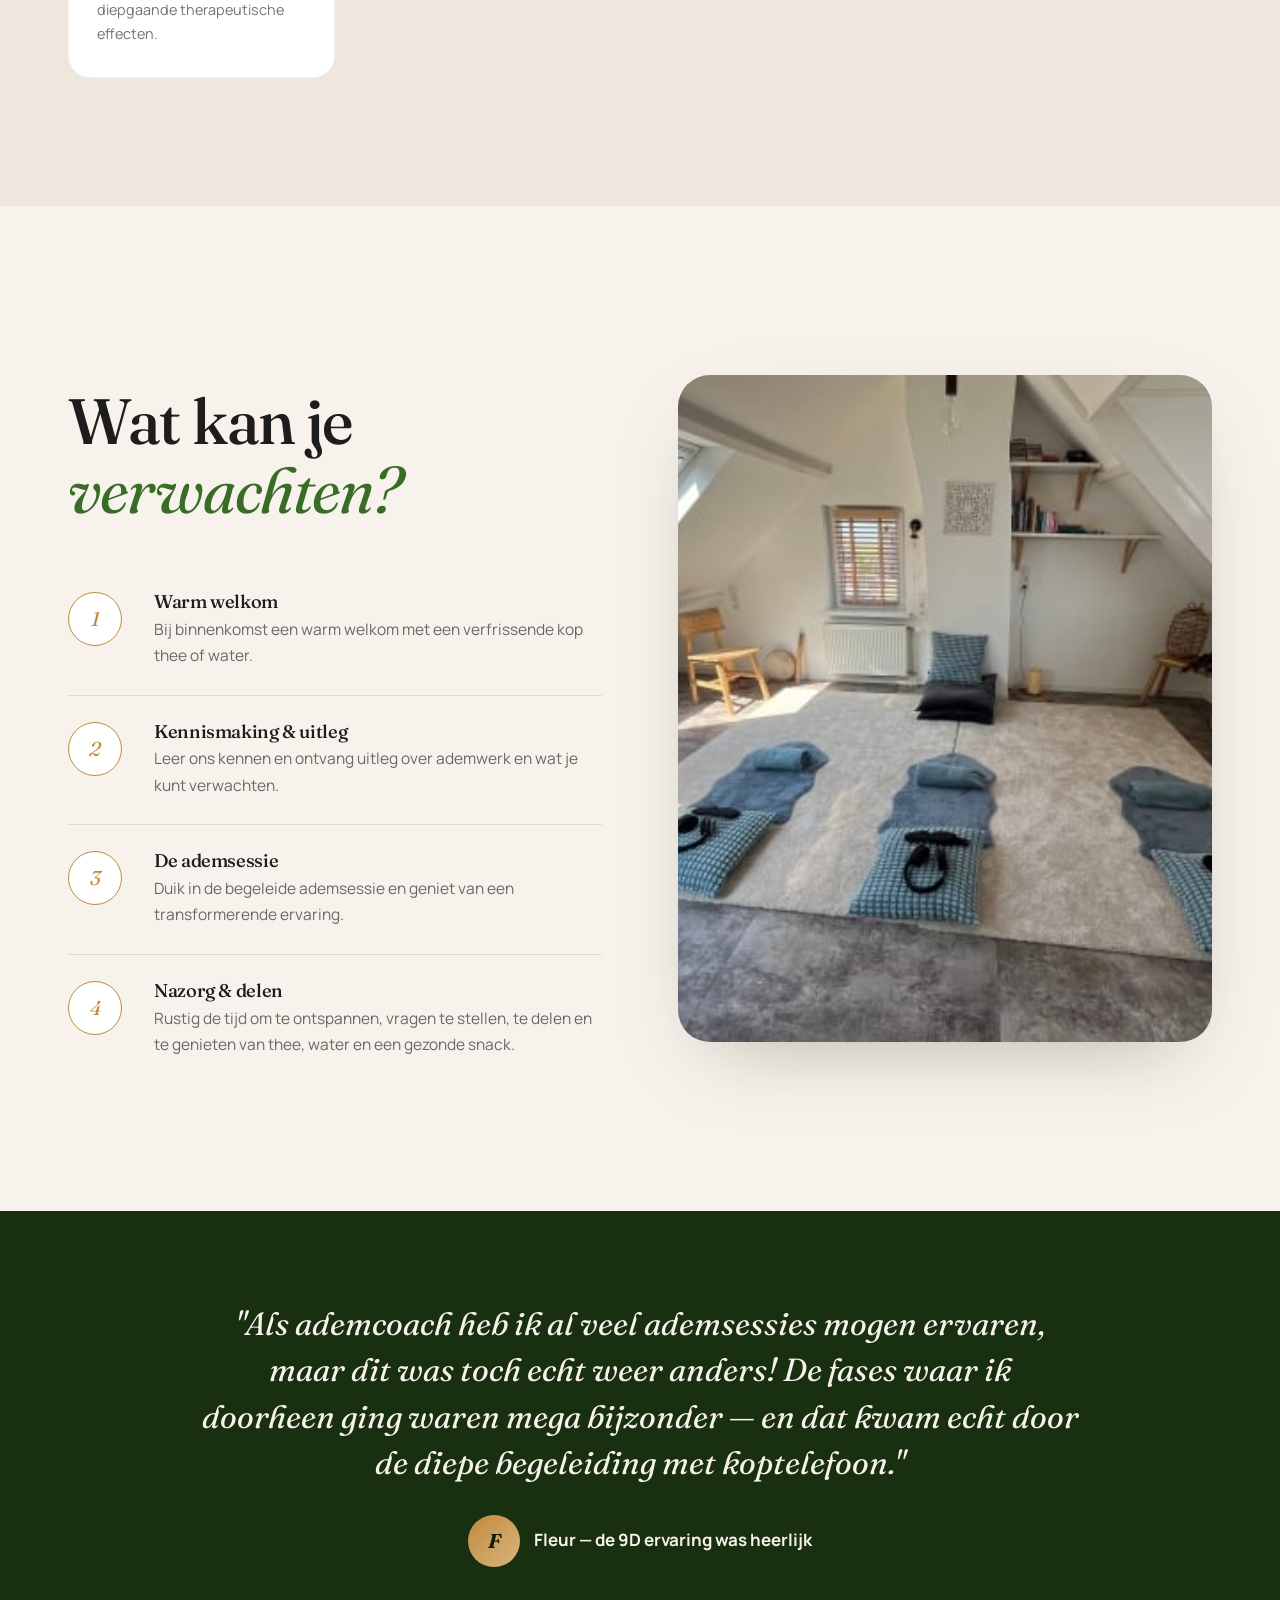
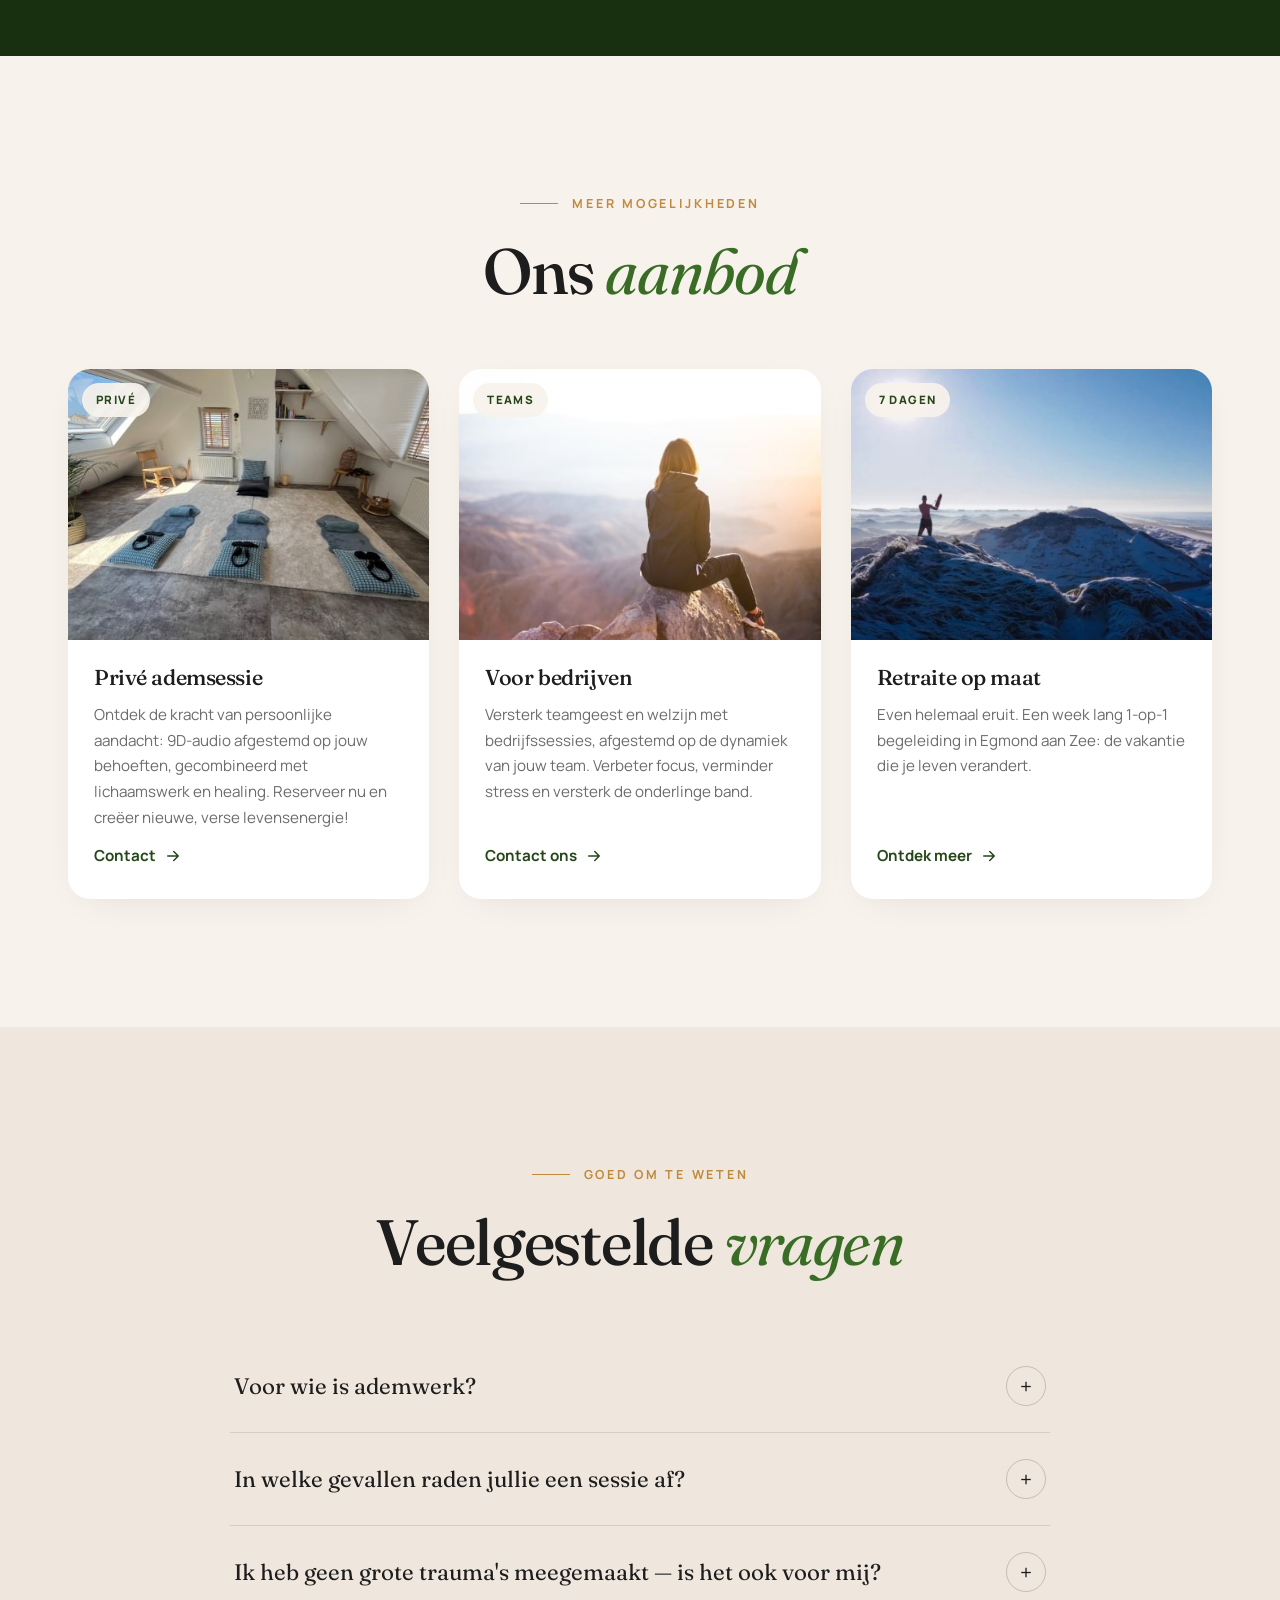
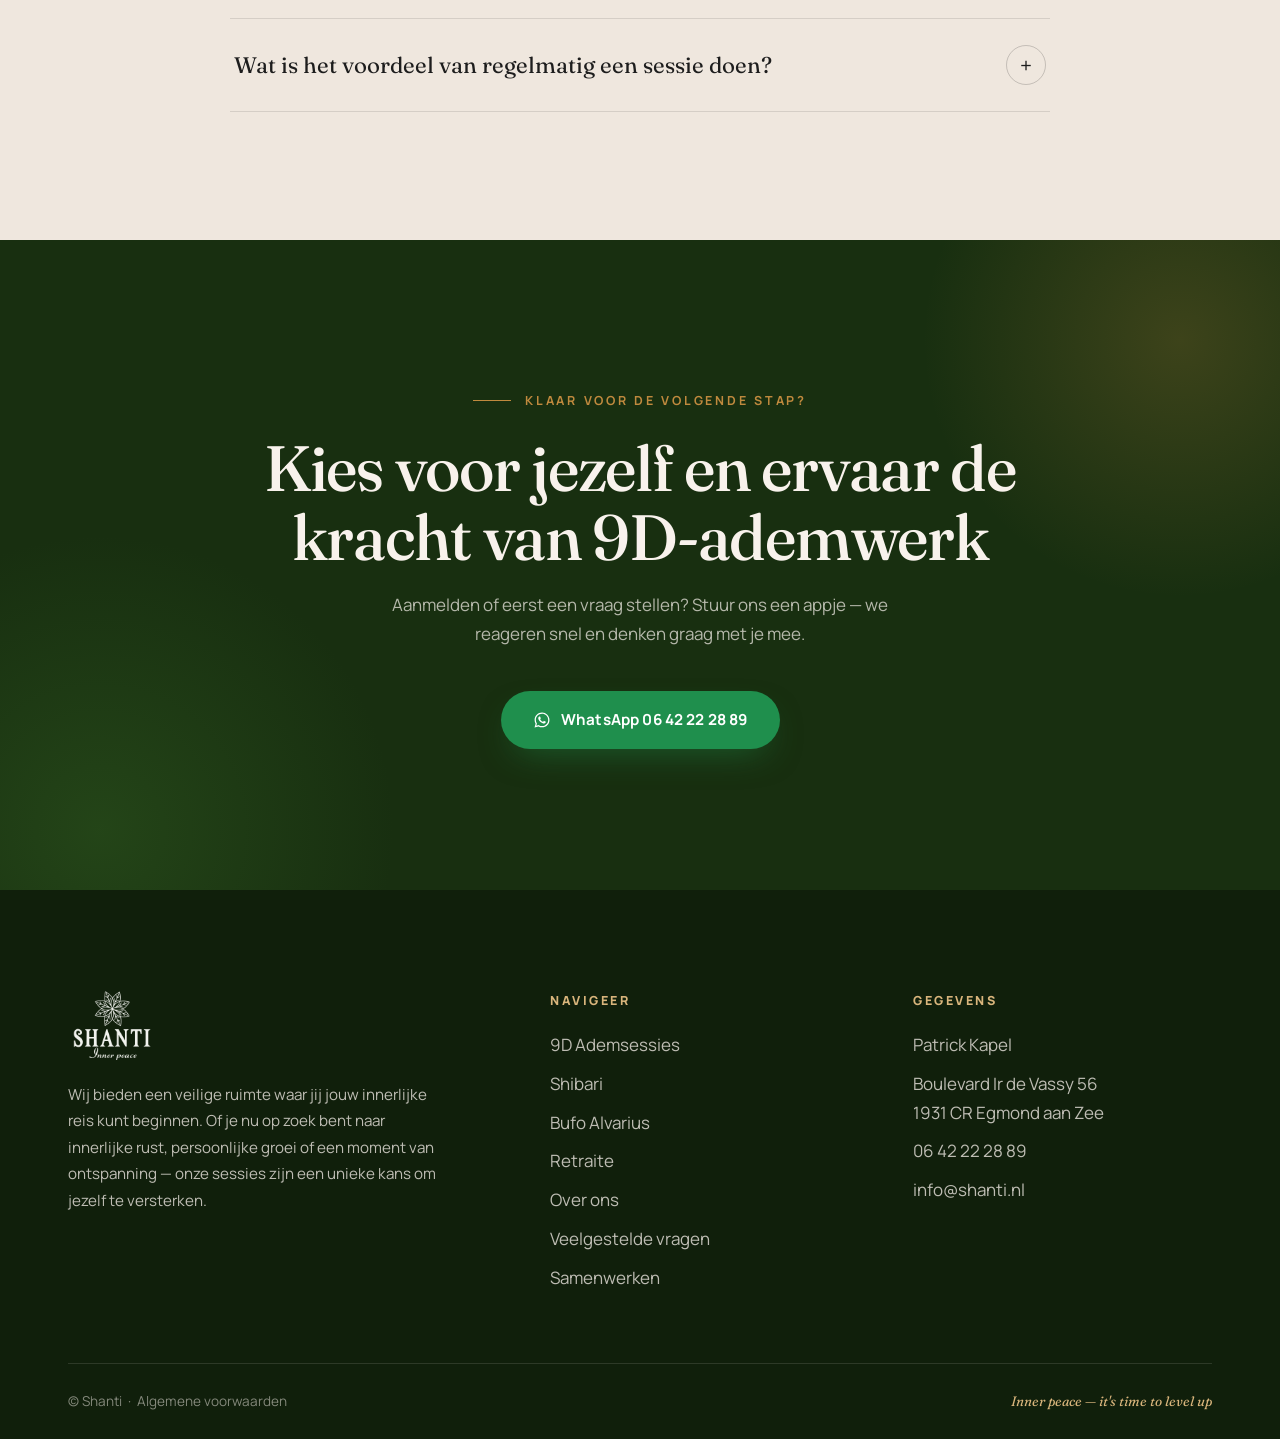
<file: 9d-ademsessies.html>
<!DOCTYPE html>
<html lang="nl">
<head>
  <meta charset="UTF-8">
  <meta name="viewport" content="width=device-width, initial-scale=1.0">
  <title>9D Ademsessies — Shanti | Body, mind & soul upgraden</title>
  <meta name="description" content="Ervaar de transformerende kracht van 9D ademwerk gecombineerd met bodywork. Privé of in een groep, 7 dagen per week in Egmond aan Zee.">
  <link rel="icon" type="image/png" href="assets/img/118963-t_a25df9db78f440069de11b33a44d180a-500x500.png">
  <link rel="preconnect" href="https://fonts.googleapis.com">
  <link rel="preconnect" href="https://fonts.gstatic.com" crossorigin>
  <link href="https://fonts.googleapis.com/css2?family=Fraunces:ital,opsz,wght@0,9..144,400;0,9..144,500;0,9..144,600;1,9..144,400;1,9..144,500&family=Manrope:wght@400;600;700;800&display=swap" rel="stylesheet">
  <link rel="stylesheet" href="assets/css/style.css">
</head>
<body>

  <header class="site-header header-on-hero">
    <div class="container-wide">
      <a class="brand" href="index.html" aria-label="Shanti — home">
        <img src="assets/img/phoenix-logo-350x120-2-1.png" alt="Shanti — Inner peace">
      </a>
      <nav class="main-nav" aria-label="Hoofdmenu">
        <a href="index.html">Home</a>
        <a href="9d-ademsessies.html" class="active">9D Ademsessies</a>
        <a href="shibari.html">Shibari</a>
        <a href="bufo.html">Bufo</a>
        <a href="retraite.html">Retraite</a>
        <a href="over-ons.html">Over ons</a>
        <a href="samenwerken.html">Samenwerken</a>
        <a href="contact.html">Contact</a>
      </nav>
      <div class="header-cta">
        <a class="btn btn-whatsapp" href="https://wa.me/31642222889" target="_blank" rel="noopener"><svg viewBox="0 0 24 24" fill="currentColor"><path d="M12.04 2c-5.46 0-9.9 4.44-9.9 9.9 0 1.75.46 3.45 1.32 4.95L2.05 22l5.27-1.38a9.87 9.87 0 0 0 4.72 1.2h.01c5.46 0 9.9-4.44 9.9-9.9 0-2.65-1.03-5.14-2.9-7.01A9.82 9.82 0 0 0 12.04 2zm0 18.15h-.01a8.2 8.2 0 0 1-4.18-1.15l-.3-.18-3.12.82.83-3.04-.2-.31a8.2 8.2 0 0 1-1.26-4.38c0-4.54 3.7-8.23 8.24-8.23 2.2 0 4.27.86 5.82 2.42a8.18 8.18 0 0 1 2.41 5.83c0 4.54-3.7 8.22-8.23 8.22zm4.52-6.16c-.25-.12-1.47-.72-1.69-.81-.23-.08-.39-.12-.56.13-.17.24-.64.8-.78.97-.14.16-.29.18-.54.06-.25-.12-1.05-.39-1.99-1.23-.74-.66-1.23-1.47-1.38-1.72-.14-.25-.02-.38.11-.51.11-.11.25-.29.37-.43.12-.14.17-.25.25-.41.08-.17.04-.31-.02-.43-.06-.12-.56-1.34-.76-1.84-.2-.48-.41-.42-.56-.43h-.48c-.17 0-.43.06-.66.31-.22.25-.86.85-.86 2.07 0 1.22.89 2.4 1.01 2.56.12.17 1.75 2.67 4.23 3.74.59.26 1.05.41 1.41.52.59.19 1.13.16 1.56.1.48-.07 1.47-.6 1.67-1.18.21-.58.21-1.07.15-1.18-.06-.1-.23-.16-.48-.28z"/></svg> WhatsApp</a>
      </div>
      <button class="nav-toggle" aria-label="Menu" aria-expanded="false"><span></span><span></span><span></span></button>
    </div>
  </header>

  <div class="mobile-menu" aria-hidden="true">
    <a class="menu-link" href="index.html"><span class="num">01</span>Home</a>
    <a class="menu-link active" href="9d-ademsessies.html"><span class="num">02</span>9D Ademsessies</a>
    <a class="menu-link" href="shibari.html"><span class="num">03</span>Shibari</a>
    <a class="menu-link" href="bufo.html"><span class="num">04</span>Bufo</a>
    <a class="menu-link" href="retraite.html"><span class="num">05</span>Retraite</a>
    <a class="menu-link" href="over-ons.html"><span class="num">06</span>Over ons</a>
    <a class="menu-link" href="samenwerken.html"><span class="num">07</span>Samenwerken</a>
    <a class="menu-link" href="contact.html"><span class="num">08</span>Contact</a>
    <div class="menu-footer">
      Boulevard Ir de Vassy 56, Egmond aan Zee<br>
      <a href="https://wa.me/31642222889">06 42 22 28 89</a> &nbsp;·&nbsp; <a href="mailto:info@shanti.nl">info@shanti.nl</a>
    </div>
  </div>

  <main>

  <section class="page-hero">
    <div class="hero-media">
      <img src="assets/img/image000013-1920x650-1.jpeg" alt="">
    </div>
    <div class="hero-overlay"></div>
    <div class="hero-content">
      <div class="container">
        <span class="eyebrow" style="color:var(--gold-soft)" data-reveal>9D Ademsessies</span>
        <h1 class="display-xl words">Body, mind &amp; soul upgraden?</h1>
        <p class="hero-sub" data-reveal>Connect met je onderbewustzijn en laat spanning in het lijf en gedachten in het hoofd verdwijnen.</p>
      </div>
    </div>
  </section>

  <section class="section">
    <div class="container">
      <div class="split">
        <div>
          <span class="eyebrow" data-reveal>De sessie</span>
          <h2 class="display-lg" data-reveal>De weg naar balans en <em class="accent">innerlijke vrede</em></h2>
          <p class="lead mt-2" data-reveal>Ervaar de transformerende invloed van ademwerk, gecombineerd met bodywork dat je nergens anders vindt. Deze sessie is voor iedereen die vooruit wil: we gaan loslaten op diepere lagen in het lichaam en in de mind.</p>
          <p class="mt-2 muted" data-reveal>We informeren je over verschillende manieren van ademhalen en het activeren van je levensenergie (kundalini). Daarnaast openen en masseren we je lichaam en maken we het vrij van blokkades, vastzittende emoties en stress. Gun jezelf en je dierbaren deze helende beleving — klaar voor een volgend level?</p>
          <div class="price-cards mt-3" data-stagger>
            <div class="price-card featured">
              <h3>Privé sessie</h3>
              <div class="price">€ 150 <small>/ sessie</small></div>
              <p>Kom alleen of met maximaal 3 personen. 7 dagen per week beschikbaar.</p>
            </div>
            <div class="price-card">
              <h3>Sessie delen</h3>
              <div class="price">€ 50 <small>/ p.p.</small></div>
              <p>Gaat door vanaf 3 aanmeldingen. Via WhatsApp hoor je de dagen en tijden.</p>
            </div>
          </div>
        </div>
        <div class="split-media">
          <div class="collage" data-reveal="scale">
            <img class="badge-float" src="assets/img/9d-verified-facilitator-b-2-500x495.png" alt="9D Verified Facilitator">
            <div class="frame frame-main"><img src="assets/img/img_7034-450x338.jpg" alt="De 9D sessieruimte" loading="lazy"></div>
            <div class="frame-float"><img src="assets/img/img_7492-800x600-1.jpg" alt="Deelnemers tijdens een ademsessie" loading="lazy"></div>
          </div>
        </div>
      </div>
    </div>
  </section>

  <div class="marquee" aria-hidden="true">
    <div class="marquee-track">
      <span>Multidimensionaal geluid</span><span>Binaural beats</span><span>Solfeggio</span><span>432 Hz</span><span>Somatische ademhaling</span><span>Hypnotherapie</span>
      <span>Multidimensionaal geluid</span><span>Binaural beats</span><span>Solfeggio</span><span>432 Hz</span><span>Somatische ademhaling</span><span>Hypnotherapie</span>
    </div>
  </div>

  <section class="section bg-cream-2">
    <div class="container">
      <div class="section-head center">
        <span class="eyebrow" data-reveal>De techniek</span>
        <h2 class="display-lg" data-reveal>Wat zijn nou <em class="accent">die 9 D's?</em></h2>
        <p class="mt-2 muted" data-reveal>Naast het ademwerk ontvang je via een koptelefoon een geluidservaring in combinatie met hypnotherapie en begeleiding die je nooit eerder beleefd hebt. Deze zorgvuldig samengestelde mix werkt op meerdere niveaus.</p>
      </div>
      <div class="icon-grid" data-stagger>
        <div class="icon-card"><span class="num">01</span><div class="icon-wrap"><img src="assets/img/sound-90x90.png" alt=""></div><h3>Multidimensionaal geluid</h3><p>Geluid doorkruist beide kanalen en creëert een meeslepende ruimte. Het transporteert je naar een grotere innerlijke wereld, waardoor je je fysieke omgeving vergeet.</p></div>
        <div class="icon-card"><span class="num">02</span><div class="icon-wrap"><img src="assets/img/frequency-90x90.png" alt=""></div><h3>Binaural beats</h3><p>Gemixte frequenties bevorderen harmonie tussen de twee hersenhelften — zorgvuldig ontworpen om de 9D-ervaring zo krachtig mogelijk te ondersteunen.</p></div>
        <div class="icon-card"><span class="num">03</span><div class="icon-wrap"><img src="assets/img/hexagon-90x90.png" alt=""></div><h3>Solfeggio frequenties</h3><p>Frequenties die de energiesystemen van het lichaam harmoniseren. Elke frequentie komt overeen met een specifieke intentie voor het activeren van het lichaam.</p></div>
        <div class="icon-card"><span class="num">04</span><div class="icon-wrap"><img src="assets/img/radio-antenna-90x90.png" alt=""></div><h3>Isochrone tonen</h3><p>Eén frequentie die snel pulseert en de hersenen op specifieke manieren beïnvloedt om de algehele ervaring te verbeteren.</p></div>
        <div class="icon-card"><span class="num">05</span><div class="icon-wrap"><img src="assets/img/layer-90x90.png" alt=""></div><h3>Harmonische aanpassing</h3><p>Muziek afgestemd op 432 Hz — diep harmonieus met het menselijk lichaam en vaak de "helende frequentie" genoemd.</p></div>
        <div class="icon-card"><span class="num">06</span><div class="icon-wrap"><img src="assets/img/lungs-90x90.png" alt=""></div><h3>Somatische ademhaling</h3><p>De fundamentele techniek: opgebouwde trauma's en vastgehouden emoties loslaten, genezing bevorderen en je innerlijke kracht voelen.</p></div>
        <div class="icon-card"><span class="num">07</span><div class="icon-wrap"><img src="assets/img/hypnosis-90x90-1.png" alt=""></div><h3>Hypnotische therapie</h3><p>Geworteld in de kernprincipes van hypnose: emoties oproepen en suggesties aanreiken in een zeer ontvankelijke staat.</p></div>
        <div class="icon-card"><span class="num">08</span><div class="icon-wrap"><img src="assets/img/microphone-90x90.png" alt=""></div><h3>Geleide vocal coaching</h3><p>Het equivalent van een waardevolle therapiesessie: coaching, reframing en het uitdagen van beperkende overtuigingen en zelfsabotage.</p></div>
        <div class="icon-card"><span class="num">09</span><div class="icon-wrap"><img src="assets/img/brainstorm-90x90.png" alt=""></div><h3>Bio-akoestisch geluid</h3><p>"Levensgeluiden": lage frequenties die specifieke biologische en emotionele reacties triggeren, met diepgaande therapeutische effecten.</p></div>
      </div>
    </div>
  </section>

  <section class="section">
    <div class="container">
      <div class="split">
        <div>
          <span class="eyebrow" data-reveal>Zo werkt het</span>
          <h2 class="display-lg" data-reveal>Wat kan je <em class="accent">verwachten?</em></h2>
          <div class="steps mt-3">
            <div class="step" data-reveal><div class="step-num">1</div><div><h3>Warm welkom</h3><p>Bij binnenkomst een warm welkom met een verfrissende kop thee of water.</p></div></div>
            <div class="step" data-reveal><div class="step-num">2</div><div><h3>Kennismaking &amp; uitleg</h3><p>Leer ons kennen en ontvang uitleg over ademwerk en wat je kunt verwachten.</p></div></div>
            <div class="step" data-reveal><div class="step-num">3</div><div><h3>De ademsessie</h3><p>Duik in de begeleide ademsessie en geniet van een transformerende ervaring.</p></div></div>
            <div class="step" data-reveal><div class="step-num">4</div><div><h3>Nazorg &amp; delen</h3><p>Rustig de tijd om te ontspannen, vragen te stellen, te delen en te genieten van thee, water en een gezonde snack.</p></div></div>
          </div>
        </div>
        <div class="split-media">
          <div class="frame frame-tall" data-reveal="scale"><img src="assets/img/img_7034-1-500x375.jpg" alt="Begeleiding tijdens een sessie" loading="lazy"></div>
        </div>
      </div>
    </div>
  </section>

  <section class="section bg-green on-dark section-tight">
    <div class="container">
      <div class="quote-featured" data-reveal>
        <blockquote>"Als ademcoach heb ik al veel ademsessies mogen ervaren, maar dit was toch echt weer anders! De fases waar ik doorheen ging waren mega bijzonder — en dat kwam echt door de diepe begeleiding met koptelefoon."</blockquote>
        <div class="quote-author"><span class="avatar-initial">F</span>Fleur — de 9D ervaring was heerlijk</div>
      </div>
    </div>
  </section>

  <section class="section">
    <div class="container">
      <div class="section-head center">
        <span class="eyebrow" data-reveal>Meer mogelijkheden</span>
        <h2 class="display-lg" data-reveal>Ons <em class="accent">aanbod</em></h2>
      </div>
      <div class="cards-grid" data-stagger>
        <a class="offer-card" href="contact.html">
          <div class="card-media"><span class="card-tag">Privé</span><img src="assets/img/img_7034-1-500x333.jpg" alt="Privé ademsessie" loading="lazy"></div>
          <div class="card-body">
            <h3>Privé ademsessie</h3>
            <p>Ontdek de kracht van persoonlijke aandacht: 9D-audio afgestemd op jouw behoeften, gecombineerd met lichaamswerk en healing. Reserveer nu en creëer nieuwe, verse levensenergie!</p>
            <span class="link-arrow">Contact <svg viewBox="0 0 24 24" fill="none" stroke="currentColor" stroke-width="2" stroke-linecap="round" stroke-linejoin="round"><path d="M5 12h14M13 6l6 6-6 6"/></svg></span>
          </div>
        </a>
        <a class="offer-card" href="samenwerken.html">
          <div class="card-media"><span class="card-tag">Teams</span><img src="assets/img/people-2591874_1280-500x333-2.jpg" alt="Bedrijfssessies" loading="lazy"></div>
          <div class="card-body">
            <h3>Voor bedrijven</h3>
            <p>Versterk teamgeest en welzijn met bedrijfssessies, afgestemd op de dynamiek van jouw team. Verbeter focus, verminder stress en versterk de onderlinge band.</p>
            <span class="link-arrow">Contact ons <svg viewBox="0 0 24 24" fill="none" stroke="currentColor" stroke-width="2" stroke-linecap="round" stroke-linejoin="round"><path d="M5 12h14M13 6l6 6-6 6"/></svg></span>
          </div>
        </a>
        <a class="offer-card" href="retraite.html">
          <div class="card-media"><span class="card-tag">7 dagen</span><img src="assets/img/img_1370-800x600.jpg" alt="Retraite" loading="lazy"></div>
          <div class="card-body">
            <h3>Retraite op maat</h3>
            <p>Even helemaal eruit. Een week lang 1-op-1 begeleiding in Egmond aan Zee: de vakantie die je leven verandert.</p>
            <span class="link-arrow">Ontdek meer <svg viewBox="0 0 24 24" fill="none" stroke="currentColor" stroke-width="2" stroke-linecap="round" stroke-linejoin="round"><path d="M5 12h14M13 6l6 6-6 6"/></svg></span>
          </div>
        </a>
      </div>
    </div>
  </section>

  <section class="section bg-cream-2">
    <div class="container">
      <div class="section-head center">
        <span class="eyebrow" data-reveal>Goed om te weten</span>
        <h2 class="display-lg" data-reveal>Veelgestelde <em class="accent">vragen</em></h2>
      </div>
      <div class="accordion" data-reveal>
        <details>
          <summary>Voor wie is ademwerk? <span class="acc-icon"></span></summary>
          <div class="acc-body"><p>Een ademsessie werkt helend op diverse niveaus. Het geeft je de kans om negatieve overtuigingen los te laten, zelfoordelen te verminderen en vastzittende emoties en blokkades vrij te laten. Voel je het verlangen om in je kracht te staan en innerlijke vrijheid te ervaren, dan is ademwerk iets voor jou.</p></div>
        </details>
        <details>
          <summary>In welke gevallen raden jullie een sessie af? <span class="acc-icon"></span></summary>
          <div class="acc-body"><p>Helaas zijn er enkele gevallen waarin deelname aan dit soort transformationeel ademwerk niet mogelijk is:</p>
          <ul><li>Als je momenteel zware medicatie gebruikt</li><li>Bij cardiovasculaire problemen of een hoge hartslag of bloeddruk (boven 140/90)</li><li>Bij een voorgeschiedenis van epilepsie</li><li>Na een recente operatie</li><li>Bij netvliesloslating</li><li>Bij schizofrenie, een andere extreme stoornis of psychose</li><li>Bij een bipolaire depressie</li></ul>
          <p>Dit is om de veiligheid en het welzijn van alle deelnemers te waarborgen.</p></div>
        </details>
        <details>
          <summary>Ik heb geen grote trauma's meegemaakt — is het ook voor mij? <span class="acc-icon"></span></summary>
          <div class="acc-body"><p>Je hoeft geen grote, heftige dingen meegemaakt te hebben om te ervaren dat er dingen zijn die je tegenhouden. Van kinds af aan leren wij gedragingen en gedachtepatronen aan die ons vormen — veelal om ons te beschermen in de situatie van toen. Ervaar je dat aangeleerde overtuigingen je nu niet meer dienen? Doe je soms dingen die niet in lijn zijn met wat je werkelijk vindt? Ervaar je spanning of pijntjes in je lichaam? Dan zou het heel goed kunnen dat je baat hebt bij ademsessies. Vragen over jouw situatie? Kom in contact!</p></div>
        </details>
        <details>
          <summary>Wat is het voordeel van regelmatig een sessie doen? <span class="acc-icon"></span></summary>
          <div class="acc-body"><p>Al bij een eenmalige sessie heb je meestal veel baat. Daarnaast heb je er — net als bij sport, yoga en meditatie — veel profijt van om het regelmatig te doen. Onbewust slaan we veel op in ons lichaam; het opschonen daarvan gaat het beste bij meerdere sessies. Consistent ademsessies blijven doen heeft grote voordelen voor je algehele gezondheid.</p></div>
        </details>
      </div>
    </div>
  </section>

  <section class="cta-band on-dark">
    <div class="container">
      <span class="eyebrow" data-reveal>Klaar voor de volgende stap?</span>
      <h2 class="display-lg" data-reveal>Kies voor jezelf en ervaar de kracht van 9D-ademwerk</h2>
      <p data-reveal>Aanmelden of eerst een vraag stellen? Stuur ons een appje — we reageren snel en denken graag met je mee.</p>
      <div class="hero-actions mt-3" data-reveal>
        <a class="btn btn-whatsapp" href="https://wa.me/31642222889" target="_blank" rel="noopener"><svg viewBox="0 0 24 24" fill="currentColor"><path d="M12.04 2c-5.46 0-9.9 4.44-9.9 9.9 0 1.75.46 3.45 1.32 4.95L2.05 22l5.27-1.38a9.87 9.87 0 0 0 4.72 1.2h.01c5.46 0 9.9-4.44 9.9-9.9 0-2.65-1.03-5.14-2.9-7.01A9.82 9.82 0 0 0 12.04 2zm0 18.15h-.01a8.2 8.2 0 0 1-4.18-1.15l-.3-.18-3.12.82.83-3.04-.2-.31a8.2 8.2 0 0 1-1.26-4.38c0-4.54 3.7-8.23 8.24-8.23 2.2 0 4.27.86 5.82 2.42a8.18 8.18 0 0 1 2.41 5.83c0 4.54-3.7 8.22-8.23 8.22zm4.52-6.16c-.25-.12-1.47-.72-1.69-.81-.23-.08-.39-.12-.56.13-.17.24-.64.8-.78.97-.14.16-.29.18-.54.06-.25-.12-1.05-.39-1.99-1.23-.74-.66-1.23-1.47-1.38-1.72-.14-.25-.02-.38.11-.51.11-.11.25-.29.37-.43.12-.14.17-.25.25-.41.08-.17.04-.31-.02-.43-.06-.12-.56-1.34-.76-1.84-.2-.48-.41-.42-.56-.43h-.48c-.17 0-.43.06-.66.31-.22.25-.86.85-.86 2.07 0 1.22.89 2.4 1.01 2.56.12.17 1.75 2.67 4.23 3.74.59.26 1.05.41 1.41.52.59.19 1.13.16 1.56.1.48-.07 1.47-.6 1.67-1.18.21-.58.21-1.07.15-1.18-.06-.1-.23-.16-.48-.28z"/></svg> WhatsApp 06 42 22 28 89</a>

      </div>
    </div>
  </section>

  </main>

  <footer class="site-footer">
    <div class="container">
      <div class="footer-grid">
        <div>
          <a class="brand" href="index.html"><img src="assets/img/phoenix-logo-350x120-2-1.png" alt="Shanti"></a>
          <p class="footer-mission">Wij bieden een veilige ruimte waar jij jouw innerlijke reis kunt beginnen. Of je nu op zoek bent naar innerlijke rust, persoonlijke groei of een moment van ontspanning — onze sessies zijn een unieke kans om jezelf te versterken.</p>
        </div>
        <div>
          <h4>Navigeer</h4>
          <ul>
            <li><a href="9d-ademsessies.html">9D Ademsessies</a></li>
            <li><a href="shibari.html">Shibari</a></li>
            <li><a href="bufo.html">Bufo Alvarius</a></li>
            <li><a href="retraite.html">Retraite</a></li>
            <li><a href="over-ons.html">Over ons</a></li>
            <li><a href="faq.html">Veelgestelde vragen</a></li>
            <li><a href="samenwerken.html">Samenwerken</a></li>
          </ul>
        </div>
        <div>
          <h4>Gegevens</h4>
          <ul>
            <li>Patrick Kapel</li>
            <li>Boulevard Ir de Vassy 56<br>1931 CR Egmond aan Zee</li>
            <li><a href="tel:+31642222889">06 42 22 28 89</a></li>
            <li><a href="mailto:info@shanti.nl">info@shanti.nl</a></li>
          </ul>
        </div>
      </div>
      <div class="footer-bottom">
        <span>© Shanti &nbsp;·&nbsp; <a href="assets/docs/algemene-voorwaarden.pdf" target="_blank" rel="noopener">Algemene voorwaarden</a></span>
        <span class="footer-tagline">Inner peace — it's time to level up</span>
      </div>
    </div>
  </footer>

  <a class="wa-float" href="https://wa.me/31642222889" target="_blank" rel="noopener" aria-label="WhatsApp ons"><svg viewBox="0 0 24 24" fill="currentColor"><path d="M12.04 2c-5.46 0-9.9 4.44-9.9 9.9 0 1.75.46 3.45 1.32 4.95L2.05 22l5.27-1.38a9.87 9.87 0 0 0 4.72 1.2h.01c5.46 0 9.9-4.44 9.9-9.9 0-2.65-1.03-5.14-2.9-7.01A9.82 9.82 0 0 0 12.04 2zm0 18.15h-.01a8.2 8.2 0 0 1-4.18-1.15l-.3-.18-3.12.82.83-3.04-.2-.31a8.2 8.2 0 0 1-1.26-4.38c0-4.54 3.7-8.23 8.24-8.23 2.2 0 4.27.86 5.82 2.42a8.18 8.18 0 0 1 2.41 5.83c0 4.54-3.7 8.22-8.23 8.22zm4.52-6.16c-.25-.12-1.47-.72-1.69-.81-.23-.08-.39-.12-.56.13-.17.24-.64.8-.78.97-.14.16-.29.18-.54.06-.25-.12-1.05-.39-1.99-1.23-.74-.66-1.23-1.47-1.38-1.72-.14-.25-.02-.38.11-.51.11-.11.25-.29.37-.43.12-.14.17-.25.25-.41.08-.17.04-.31-.02-.43-.06-.12-.56-1.34-.76-1.84-.2-.48-.41-.42-.56-.43h-.48c-.17 0-.43.06-.66.31-.22.25-.86.85-.86 2.07 0 1.22.89 2.4 1.01 2.56.12.17 1.75 2.67 4.23 3.74.59.26 1.05.41 1.41.52.59.19 1.13.16 1.56.1.48-.07 1.47-.6 1.67-1.18.21-.58.21-1.07.15-1.18-.06-.1-.23-.16-.48-.28z"/></svg></a>

  <script src="assets/js/main.js"></script>
</body>
</html>
</file>
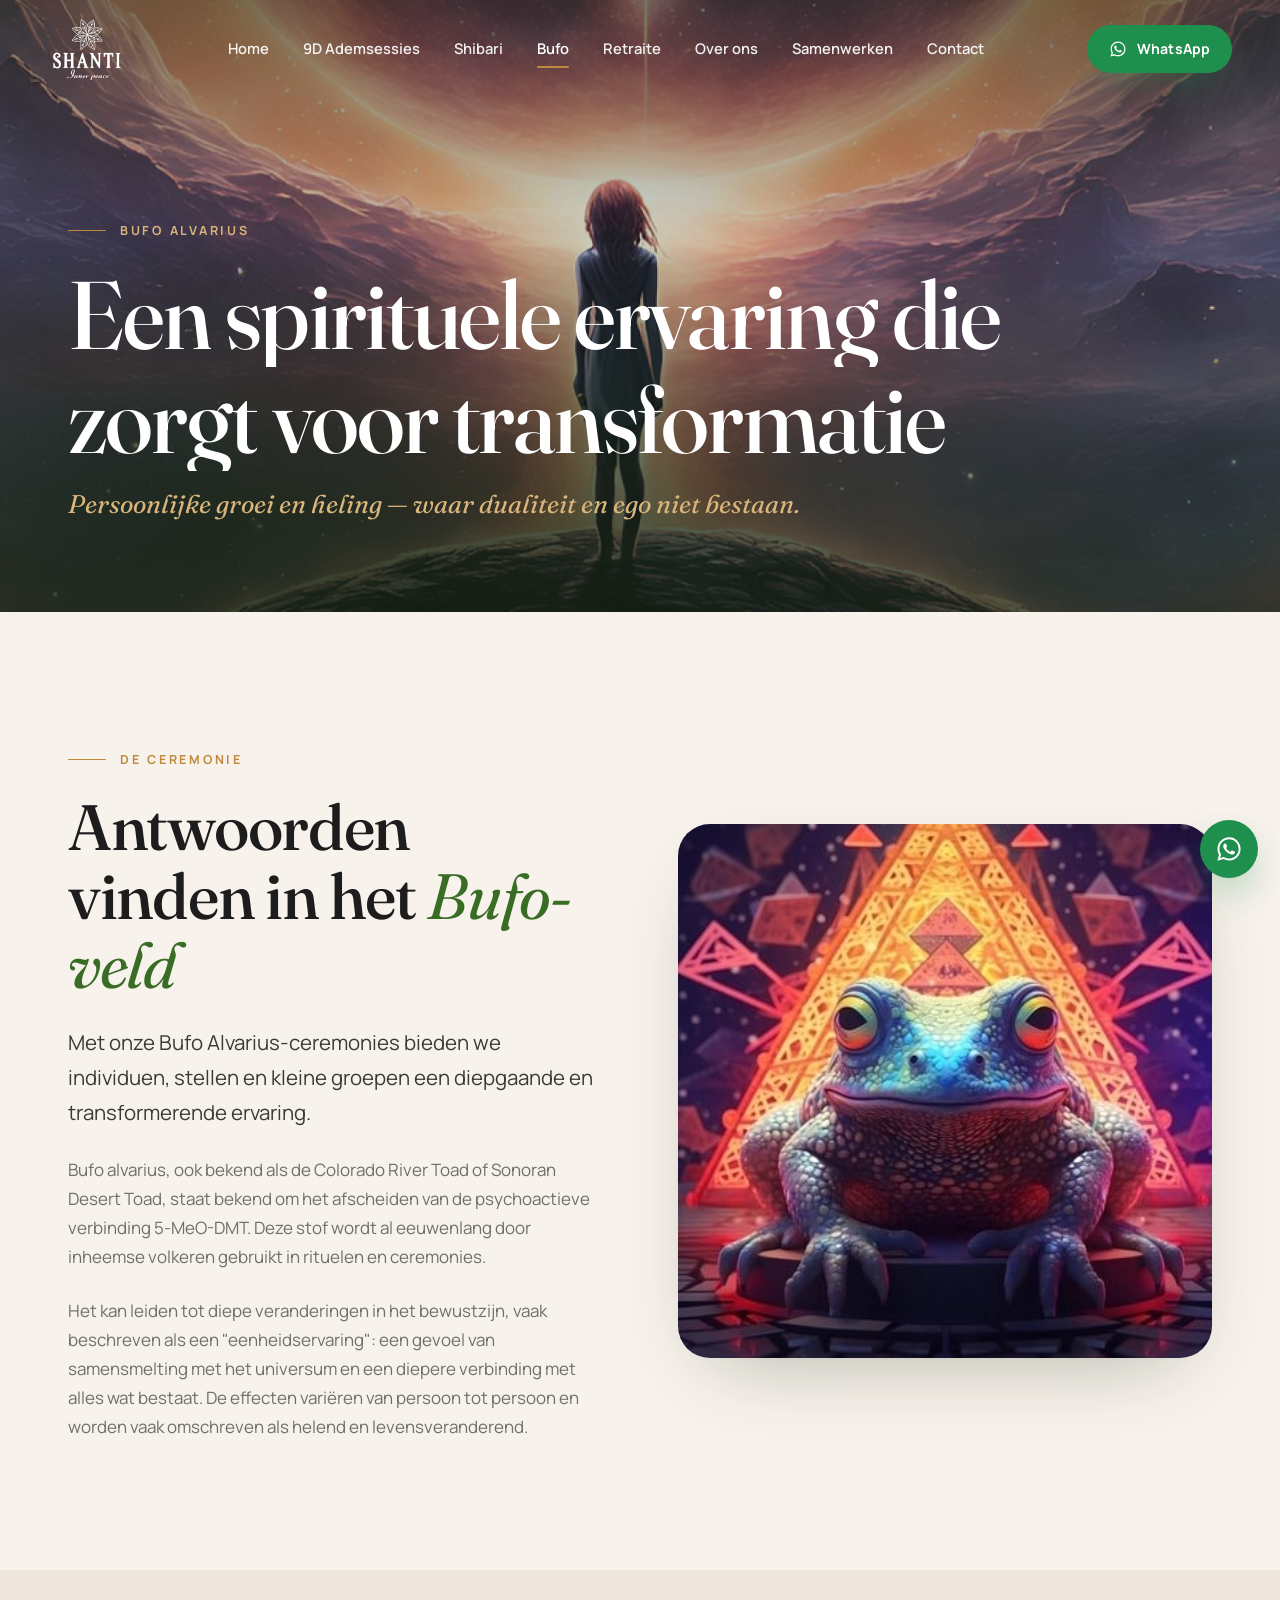
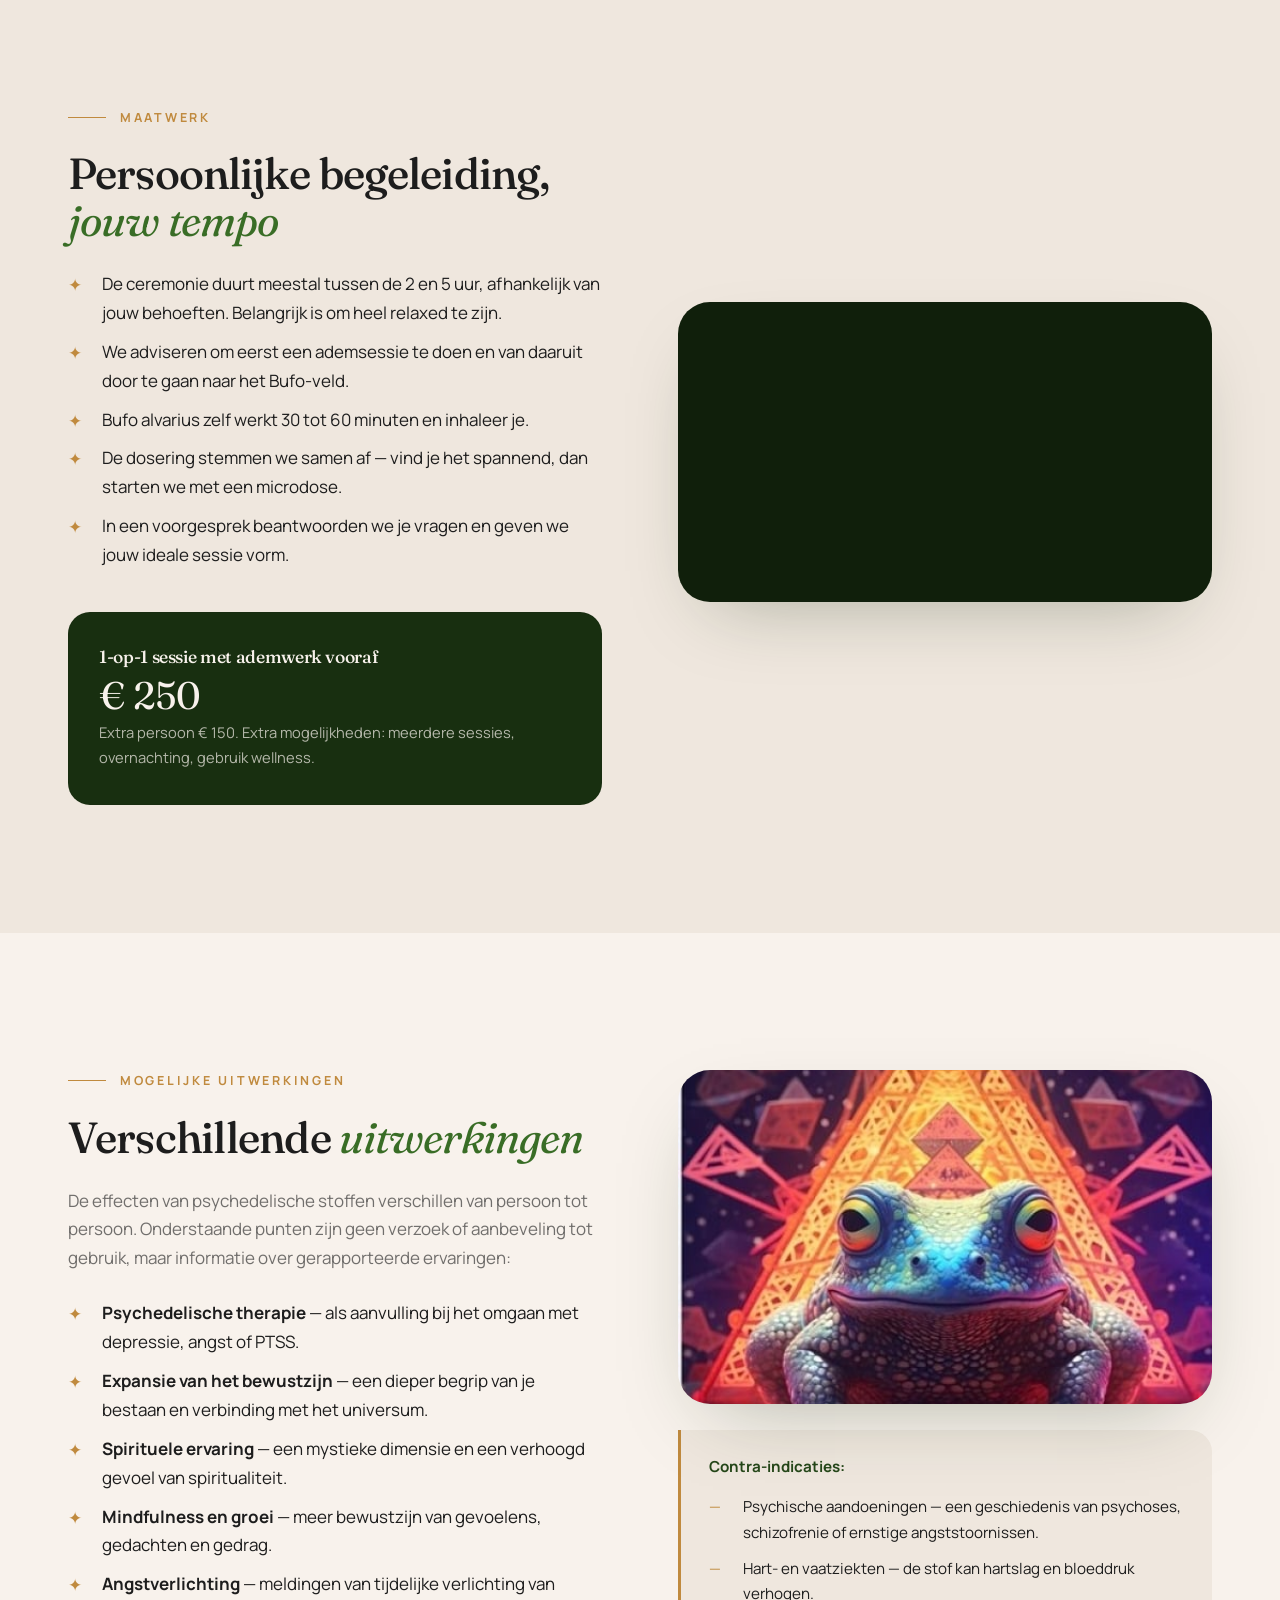
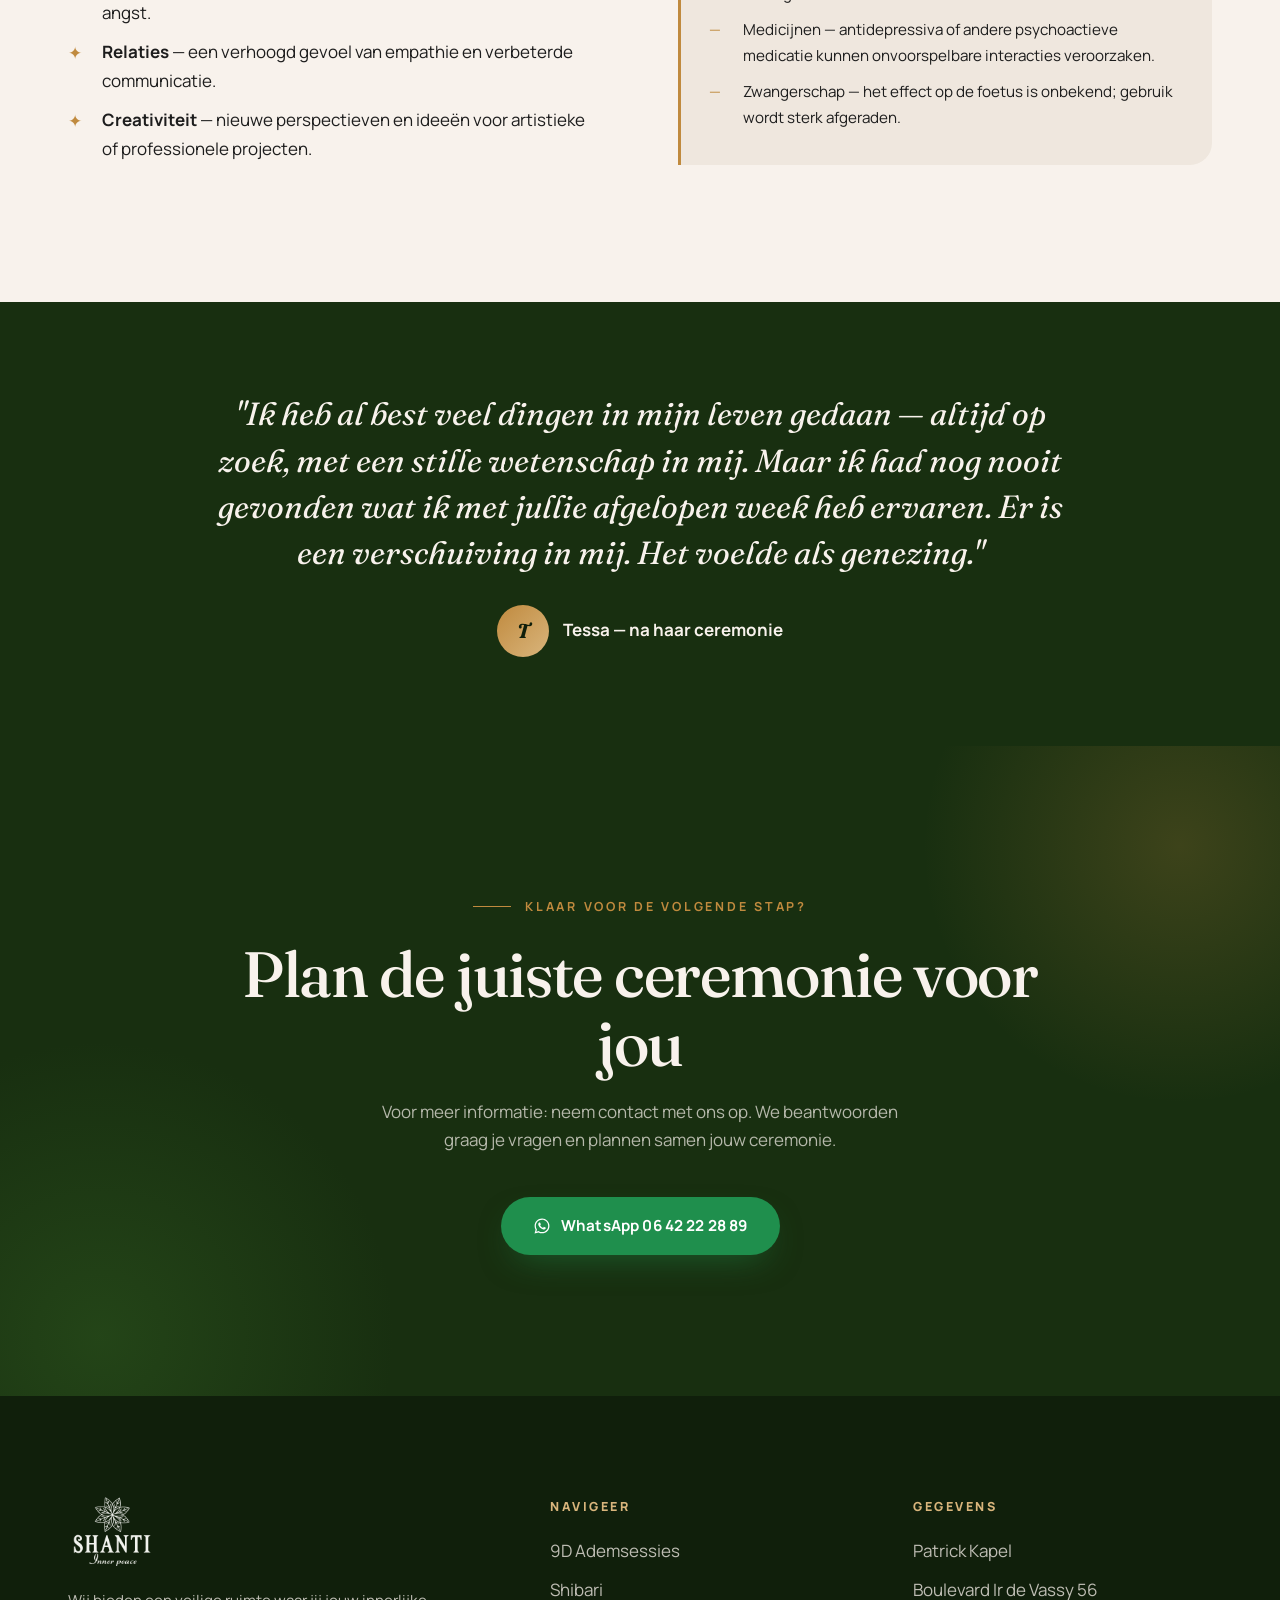
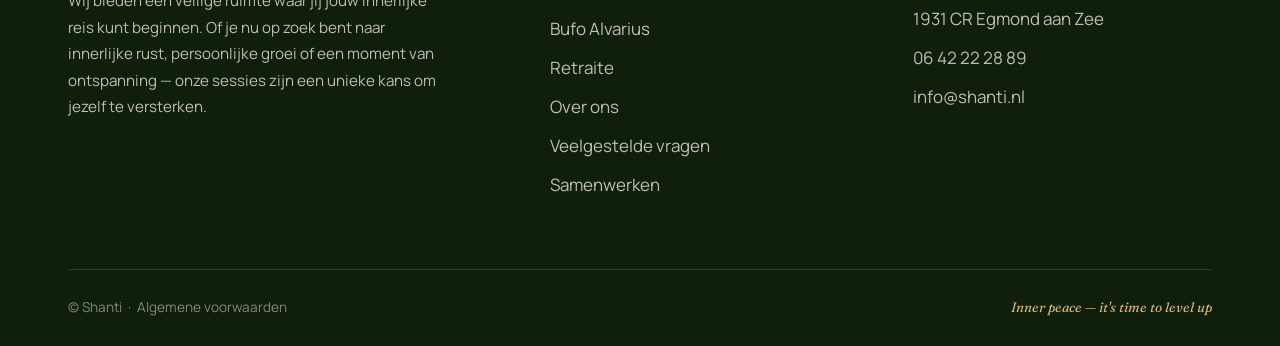
<file: bufo.html>
<!DOCTYPE html>
<html lang="nl">
<head>
  <meta charset="UTF-8">
  <meta name="viewport" content="width=device-width, initial-scale=1.0">
  <title>Bufo Alvarius — Shanti | Transformatie, persoonlijke groei en heling</title>
  <meta name="description" content="Bufo Alvarius ceremonies bij Shanti in Egmond aan Zee: persoonlijke begeleiding en maatwerk voor individuen, stellen en kleine groepen.">
  <link rel="icon" type="image/png" href="assets/img/118963-t_a25df9db78f440069de11b33a44d180a-500x500.png">
  <link rel="preconnect" href="https://fonts.googleapis.com">
  <link rel="preconnect" href="https://fonts.gstatic.com" crossorigin>
  <link href="https://fonts.googleapis.com/css2?family=Fraunces:ital,opsz,wght@0,9..144,400;0,9..144,500;0,9..144,600;1,9..144,400;1,9..144,500&family=Manrope:wght@400;600;700;800&display=swap" rel="stylesheet">
  <link rel="stylesheet" href="assets/css/style.css">
</head>
<body>

  <header class="site-header header-on-hero">
    <div class="container-wide">
      <a class="brand" href="index.html" aria-label="Shanti — home">
        <img src="assets/img/phoenix-logo-350x120-2-1.png" alt="Shanti — Inner peace">
      </a>
      <nav class="main-nav" aria-label="Hoofdmenu">
        <a href="index.html">Home</a>
        <a href="9d-ademsessies.html">9D Ademsessies</a>
        <a href="shibari.html">Shibari</a>
        <a href="bufo.html" class="active">Bufo</a>
        <a href="retraite.html">Retraite</a>
        <a href="over-ons.html">Over ons</a>
        <a href="samenwerken.html">Samenwerken</a>
        <a href="contact.html">Contact</a>
      </nav>
      <div class="header-cta">
        <a class="btn btn-whatsapp" href="https://wa.me/31642222889" target="_blank" rel="noopener"><svg viewBox="0 0 24 24" fill="currentColor"><path d="M12.04 2c-5.46 0-9.9 4.44-9.9 9.9 0 1.75.46 3.45 1.32 4.95L2.05 22l5.27-1.38a9.87 9.87 0 0 0 4.72 1.2h.01c5.46 0 9.9-4.44 9.9-9.9 0-2.65-1.03-5.14-2.9-7.01A9.82 9.82 0 0 0 12.04 2zm0 18.15h-.01a8.2 8.2 0 0 1-4.18-1.15l-.3-.18-3.12.82.83-3.04-.2-.31a8.2 8.2 0 0 1-1.26-4.38c0-4.54 3.7-8.23 8.24-8.23 2.2 0 4.27.86 5.82 2.42a8.18 8.18 0 0 1 2.41 5.83c0 4.54-3.7 8.22-8.23 8.22zm4.52-6.16c-.25-.12-1.47-.72-1.69-.81-.23-.08-.39-.12-.56.13-.17.24-.64.8-.78.97-.14.16-.29.18-.54.06-.25-.12-1.05-.39-1.99-1.23-.74-.66-1.23-1.47-1.38-1.72-.14-.25-.02-.38.11-.51.11-.11.25-.29.37-.43.12-.14.17-.25.25-.41.08-.17.04-.31-.02-.43-.06-.12-.56-1.34-.76-1.84-.2-.48-.41-.42-.56-.43h-.48c-.17 0-.43.06-.66.31-.22.25-.86.85-.86 2.07 0 1.22.89 2.4 1.01 2.56.12.17 1.75 2.67 4.23 3.74.59.26 1.05.41 1.41.52.59.19 1.13.16 1.56.1.48-.07 1.47-.6 1.67-1.18.21-.58.21-1.07.15-1.18-.06-.1-.23-.16-.48-.28z"/></svg> WhatsApp</a>
      </div>
      <button class="nav-toggle" aria-label="Menu" aria-expanded="false"><span></span><span></span><span></span></button>
    </div>
  </header>

  <div class="mobile-menu" aria-hidden="true">
    <a class="menu-link" href="index.html"><span class="num">01</span>Home</a>
    <a class="menu-link" href="9d-ademsessies.html"><span class="num">02</span>9D Ademsessies</a>
    <a class="menu-link" href="shibari.html"><span class="num">03</span>Shibari</a>
    <a class="menu-link active" href="bufo.html"><span class="num">04</span>Bufo</a>
    <a class="menu-link" href="retraite.html"><span class="num">05</span>Retraite</a>
    <a class="menu-link" href="over-ons.html"><span class="num">06</span>Over ons</a>
    <a class="menu-link" href="samenwerken.html"><span class="num">07</span>Samenwerken</a>
    <a class="menu-link" href="contact.html"><span class="num">08</span>Contact</a>
    <div class="menu-footer">
      Boulevard Ir de Vassy 56, Egmond aan Zee<br>
      <a href="https://wa.me/31642222889">06 42 22 28 89</a> &nbsp;·&nbsp; <a href="mailto:info@shanti.nl">info@shanti.nl</a>
    </div>
  </div>

  <main>

  <section class="page-hero">
    <div class="hero-media">
      <img src="assets/img/zen-1920x650.png" alt="">
    </div>
    <div class="hero-overlay"></div>
    <div class="hero-content">
      <div class="container">
        <span class="eyebrow" style="color:var(--gold-soft)" data-reveal>Bufo Alvarius</span>
        <h1 class="display-xl words">Een spirituele ervaring die zorgt voor transformatie</h1>
        <p class="hero-sub" data-reveal>Persoonlijke groei en heling — waar dualiteit en ego niet bestaan.</p>
      </div>
    </div>
  </section>

  <section class="section">
    <div class="container">
      <div class="split">
        <div>
          <span class="eyebrow" data-reveal>De ceremonie</span>
          <h2 class="display-lg" data-reveal>Antwoorden vinden in het <em class="accent">Bufo-veld</em></h2>
          <p class="lead mt-2" data-reveal>Met onze Bufo Alvarius-ceremonies bieden we individuen, stellen en kleine groepen een diepgaande en transformerende ervaring.</p>
          <p class="mt-2 muted" data-reveal>Bufo alvarius, ook bekend als de Colorado River Toad of Sonoran Desert Toad, staat bekend om het afscheiden van de psychoactieve verbinding 5-MeO-DMT. Deze stof wordt al eeuwenlang door inheemse volkeren gebruikt in rituelen en ceremonies.</p>
          <p class="mt-2 muted" data-reveal>Het kan leiden tot diepe veranderingen in het bewustzijn, vaak beschreven als een "eenheidservaring": een gevoel van samensmelting met het universum en een diepere verbinding met alles wat bestaat. De effecten variëren van persoon tot persoon en worden vaak omschreven als helend en levensveranderend.</p>
        </div>
        <div class="split-media">
          <div class="frame frame-square" data-reveal="scale"><img src="assets/img/bufo-1-401x403.jpg" alt="Bufo alvarius ceremonie" loading="lazy"></div>
        </div>
      </div>
    </div>
  </section>

  <section class="section bg-cream-2">
    <div class="container">
      <div class="split reverse">
        <div>
          <span class="eyebrow" data-reveal>Maatwerk</span>
          <h2 class="display-md" data-reveal>Persoonlijke begeleiding, <em class="accent">jouw tempo</em></h2>
          <ul class="check-list mt-2" data-reveal>
            <li>De ceremonie duurt meestal tussen de 2 en 5 uur, afhankelijk van jouw behoeften. Belangrijk is om heel relaxed te zijn.</li>
            <li>We adviseren om eerst een ademsessie te doen en van daaruit door te gaan naar het Bufo-veld.</li>
            <li>Bufo alvarius zelf werkt 30 tot 60 minuten en inhaleer je.</li>
            <li>De dosering stemmen we samen af — vind je het spannend, dan starten we met een microdose.</li>
            <li>In een voorgesprek beantwoorden we je vragen en geven we jouw ideale sessie vorm.</li>
          </ul>
          <div class="price-cards mt-3" data-stagger>
            <div class="price-card featured">
              <h3>1-op-1 sessie met ademwerk vooraf</h3>
              <div class="price">€ 250</div>
              <p>Extra persoon € 150. Extra mogelijkheden: meerdere sessies, overnachting, gebruik wellness.</p>
            </div>
          </div>
        </div>
        <div class="split-media">
          <div class="video-embed" data-reveal="scale">
            <iframe src="https://www.youtube.com/embed/LW7qGHDhkZg" title="Bufo Alvarius bij Shanti" loading="lazy" allow="accelerometer; autoplay; clipboard-write; encrypted-media; gyroscope; picture-in-picture" allowfullscreen></iframe>
          </div>
        </div>
      </div>
    </div>
  </section>

  <section class="section">
    <div class="container">
      <div class="split">
        <div>
          <span class="eyebrow" data-reveal>Mogelijke uitwerkingen</span>
          <h2 class="display-md" data-reveal>Verschillende <em class="accent">uitwerkingen</em></h2>
          <p class="mt-2 muted" data-reveal>De effecten van psychedelische stoffen verschillen van persoon tot persoon. Onderstaande punten zijn geen verzoek of aanbeveling tot gebruik, maar informatie over gerapporteerde ervaringen:</p>
          <ul class="check-list mt-2" data-reveal>
            <li><strong>Psychedelische therapie</strong> — als aanvulling bij het omgaan met depressie, angst of PTSS.</li>
            <li><strong>Expansie van het bewustzijn</strong> — een dieper begrip van je bestaan en verbinding met het universum.</li>
            <li><strong>Spirituele ervaring</strong> — een mystieke dimensie en een verhoogd gevoel van spiritualiteit.</li>
            <li><strong>Mindfulness en groei</strong> — meer bewustzijn van gevoelens, gedachten en gedrag.</li>
            <li><strong>Angstverlichting</strong> — meldingen van tijdelijke verlichting van angst.</li>
            <li><strong>Relaties</strong> — een verhoogd gevoel van empathie en verbeterde communicatie.</li>
            <li><strong>Creativiteit</strong> — nieuwe perspectieven en ideeën voor artistieke of professionele projecten.</li>
          </ul>
        </div>
        <div class="split-media">
          <div>
            <div class="frame frame-wide" data-reveal="scale"><img src="assets/img/bufo-1-499x333.jpg" alt="De ceremonieruimte" loading="lazy"></div>
            <div class="notice mt-2" data-reveal>
              <strong>Contra-indicaties:</strong>
              <ul class="cross-list mt-1">
                <li>Psychische aandoeningen — een geschiedenis van psychoses, schizofrenie of ernstige angststoornissen.</li>
                <li>Hart- en vaatziekten — de stof kan hartslag en bloeddruk verhogen.</li>
                <li>Medicijnen — antidepressiva of andere psychoactieve medicatie kunnen onvoorspelbare interacties veroorzaken.</li>
                <li>Zwangerschap — het effect op de foetus is onbekend; gebruik wordt sterk afgeraden.</li>
              </ul>
            </div>
          </div>
        </div>
      </div>
    </div>
  </section>

  <section class="section bg-green on-dark section-tight">
    <div class="container">
      <div class="quote-featured" data-reveal>
        <blockquote>"Ik heb al best veel dingen in mijn leven gedaan — altijd op zoek, met een stille wetenschap in mij. Maar ik had nog nooit gevonden wat ik met jullie afgelopen week heb ervaren. Er is een verschuiving in mij. Het voelde als genezing."</blockquote>
        <div class="quote-author"><span class="avatar-initial">T</span>Tessa — na haar ceremonie</div>
      </div>
    </div>
  </section>

  <section class="cta-band on-dark">
    <div class="container">
      <span class="eyebrow" data-reveal>Klaar voor de volgende stap?</span>
      <h2 class="display-lg" data-reveal>Plan de juiste ceremonie voor jou</h2>
      <p data-reveal>Voor meer informatie: neem contact met ons op. We beantwoorden graag je vragen en plannen samen jouw ceremonie.</p>
      <div class="hero-actions mt-3" data-reveal>
        <a class="btn btn-whatsapp" href="https://wa.me/31642222889" target="_blank" rel="noopener"><svg viewBox="0 0 24 24" fill="currentColor"><path d="M12.04 2c-5.46 0-9.9 4.44-9.9 9.9 0 1.75.46 3.45 1.32 4.95L2.05 22l5.27-1.38a9.87 9.87 0 0 0 4.72 1.2h.01c5.46 0 9.9-4.44 9.9-9.9 0-2.65-1.03-5.14-2.9-7.01A9.82 9.82 0 0 0 12.04 2zm0 18.15h-.01a8.2 8.2 0 0 1-4.18-1.15l-.3-.18-3.12.82.83-3.04-.2-.31a8.2 8.2 0 0 1-1.26-4.38c0-4.54 3.7-8.23 8.24-8.23 2.2 0 4.27.86 5.82 2.42a8.18 8.18 0 0 1 2.41 5.83c0 4.54-3.7 8.22-8.23 8.22zm4.52-6.16c-.25-.12-1.47-.72-1.69-.81-.23-.08-.39-.12-.56.13-.17.24-.64.8-.78.97-.14.16-.29.18-.54.06-.25-.12-1.05-.39-1.99-1.23-.74-.66-1.23-1.47-1.38-1.72-.14-.25-.02-.38.11-.51.11-.11.25-.29.37-.43.12-.14.17-.25.25-.41.08-.17.04-.31-.02-.43-.06-.12-.56-1.34-.76-1.84-.2-.48-.41-.42-.56-.43h-.48c-.17 0-.43.06-.66.31-.22.25-.86.85-.86 2.07 0 1.22.89 2.4 1.01 2.56.12.17 1.75 2.67 4.23 3.74.59.26 1.05.41 1.41.52.59.19 1.13.16 1.56.1.48-.07 1.47-.6 1.67-1.18.21-.58.21-1.07.15-1.18-.06-.1-.23-.16-.48-.28z"/></svg> WhatsApp 06 42 22 28 89</a>

      </div>
    </div>
  </section>

  </main>

  <footer class="site-footer">
    <div class="container">
      <div class="footer-grid">
        <div>
          <a class="brand" href="index.html"><img src="assets/img/phoenix-logo-350x120-2-1.png" alt="Shanti"></a>
          <p class="footer-mission">Wij bieden een veilige ruimte waar jij jouw innerlijke reis kunt beginnen. Of je nu op zoek bent naar innerlijke rust, persoonlijke groei of een moment van ontspanning — onze sessies zijn een unieke kans om jezelf te versterken.</p>
        </div>
        <div>
          <h4>Navigeer</h4>
          <ul>
            <li><a href="9d-ademsessies.html">9D Ademsessies</a></li>
            <li><a href="shibari.html">Shibari</a></li>
            <li><a href="bufo.html">Bufo Alvarius</a></li>
            <li><a href="retraite.html">Retraite</a></li>
            <li><a href="over-ons.html">Over ons</a></li>
            <li><a href="faq.html">Veelgestelde vragen</a></li>
            <li><a href="samenwerken.html">Samenwerken</a></li>
          </ul>
        </div>
        <div>
          <h4>Gegevens</h4>
          <ul>
            <li>Patrick Kapel</li>
            <li>Boulevard Ir de Vassy 56<br>1931 CR Egmond aan Zee</li>
            <li><a href="tel:+31642222889">06 42 22 28 89</a></li>
            <li><a href="mailto:info@shanti.nl">info@shanti.nl</a></li>
          </ul>
        </div>
      </div>
      <div class="footer-bottom">
        <span>© Shanti &nbsp;·&nbsp; <a href="assets/docs/algemene-voorwaarden.pdf" target="_blank" rel="noopener">Algemene voorwaarden</a></span>
        <span class="footer-tagline">Inner peace — it's time to level up</span>
      </div>
    </div>
  </footer>

  <a class="wa-float" href="https://wa.me/31642222889" target="_blank" rel="noopener" aria-label="WhatsApp ons"><svg viewBox="0 0 24 24" fill="currentColor"><path d="M12.04 2c-5.46 0-9.9 4.44-9.9 9.9 0 1.75.46 3.45 1.32 4.95L2.05 22l5.27-1.38a9.87 9.87 0 0 0 4.72 1.2h.01c5.46 0 9.9-4.44 9.9-9.9 0-2.65-1.03-5.14-2.9-7.01A9.82 9.82 0 0 0 12.04 2zm0 18.15h-.01a8.2 8.2 0 0 1-4.18-1.15l-.3-.18-3.12.82.83-3.04-.2-.31a8.2 8.2 0 0 1-1.26-4.38c0-4.54 3.7-8.23 8.24-8.23 2.2 0 4.27.86 5.82 2.42a8.18 8.18 0 0 1 2.41 5.83c0 4.54-3.7 8.22-8.23 8.22zm4.52-6.16c-.25-.12-1.47-.72-1.69-.81-.23-.08-.39-.12-.56.13-.17.24-.64.8-.78.97-.14.16-.29.18-.54.06-.25-.12-1.05-.39-1.99-1.23-.74-.66-1.23-1.47-1.38-1.72-.14-.25-.02-.38.11-.51.11-.11.25-.29.37-.43.12-.14.17-.25.25-.41.08-.17.04-.31-.02-.43-.06-.12-.56-1.34-.76-1.84-.2-.48-.41-.42-.56-.43h-.48c-.17 0-.43.06-.66.31-.22.25-.86.85-.86 2.07 0 1.22.89 2.4 1.01 2.56.12.17 1.75 2.67 4.23 3.74.59.26 1.05.41 1.41.52.59.19 1.13.16 1.56.1.48-.07 1.47-.6 1.67-1.18.21-.58.21-1.07.15-1.18-.06-.1-.23-.16-.48-.28z"/></svg></a>

  <script src="assets/js/main.js"></script>
</body>
</html>
</file>
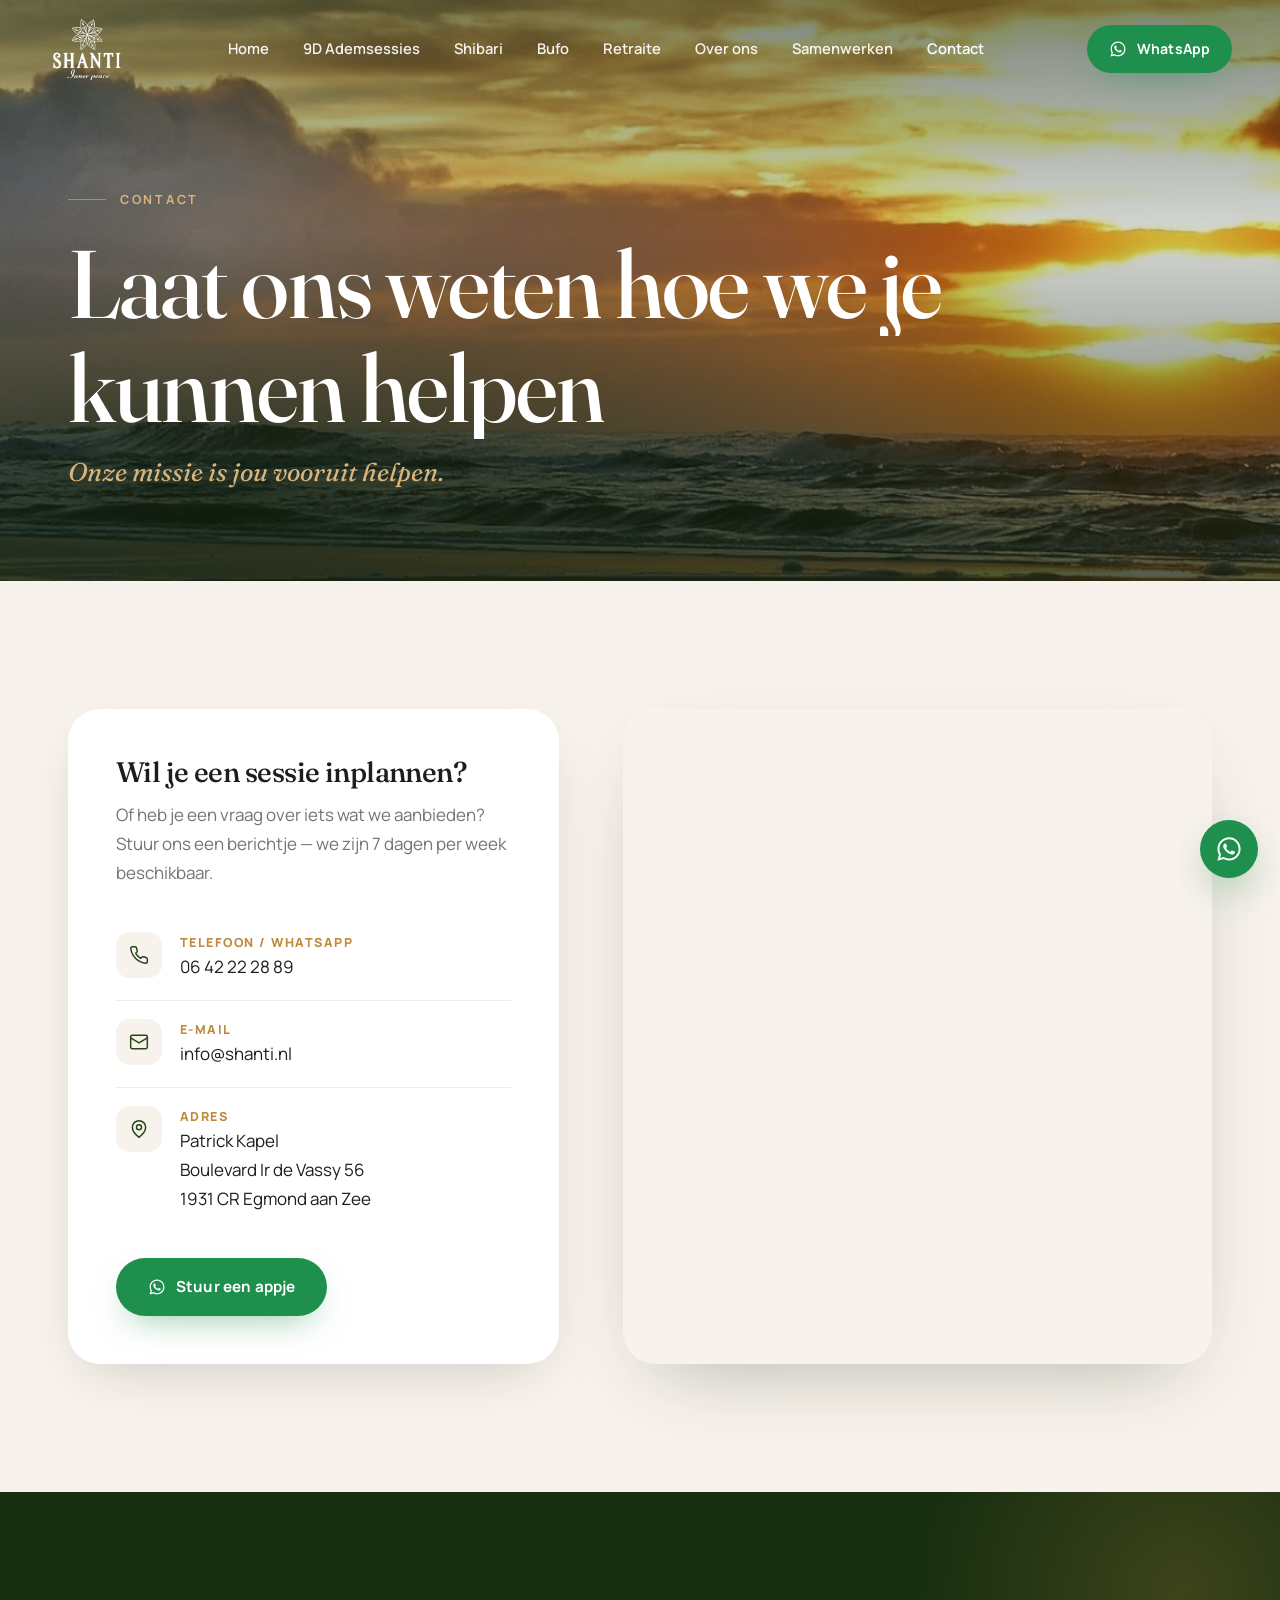
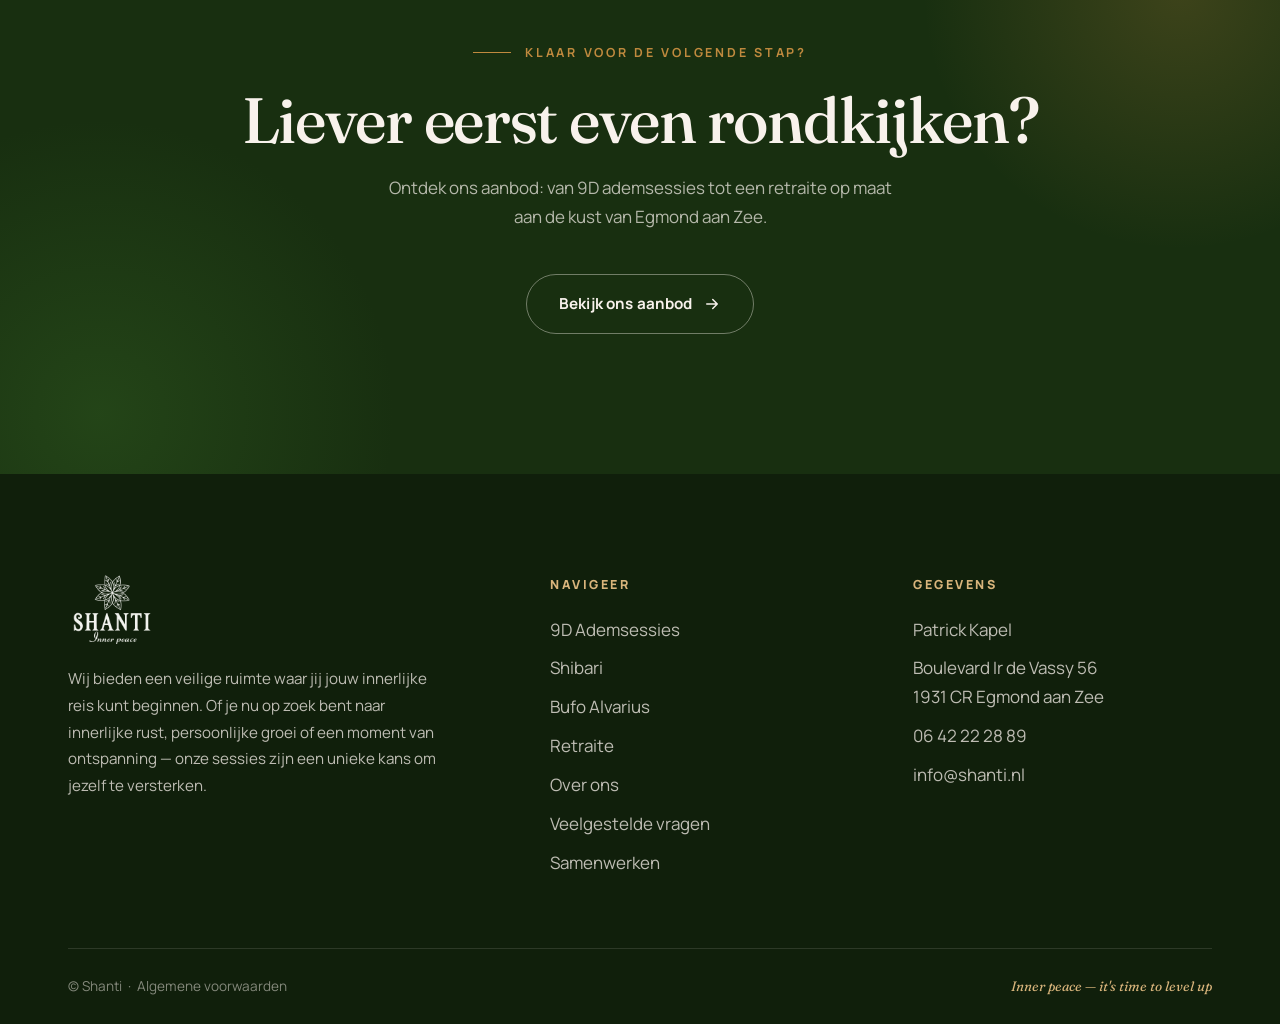
<file: contact.html>
<!DOCTYPE html>
<html lang="nl">
<head>
  <meta charset="UTF-8">
  <meta name="viewport" content="width=device-width, initial-scale=1.0">
  <title>Contact — Shanti | Laat ons weten hoe we je kunnen helpen</title>
  <meta name="description" content="Neem contact op met Shanti in Egmond aan Zee. WhatsApp 06-42222889 of mail info@shanti.nl — onze missie is jou vooruit helpen.">
  <link rel="icon" type="image/png" href="assets/img/118963-t_a25df9db78f440069de11b33a44d180a-500x500.png">
  <link rel="preconnect" href="https://fonts.googleapis.com">
  <link rel="preconnect" href="https://fonts.gstatic.com" crossorigin>
  <link href="https://fonts.googleapis.com/css2?family=Fraunces:ital,opsz,wght@0,9..144,400;0,9..144,500;0,9..144,600;1,9..144,400;1,9..144,500&family=Manrope:wght@400;600;700;800&display=swap" rel="stylesheet">
  <link rel="stylesheet" href="assets/css/style.css">
</head>
<body>

  <header class="site-header header-on-hero">
    <div class="container-wide">
      <a class="brand" href="index.html" aria-label="Shanti — home">
        <img src="assets/img/phoenix-logo-350x120-2-1.png" alt="Shanti — Inner peace">
      </a>
      <nav class="main-nav" aria-label="Hoofdmenu">
        <a href="index.html">Home</a>
        <a href="9d-ademsessies.html">9D Ademsessies</a>
        <a href="shibari.html">Shibari</a>
        <a href="bufo.html">Bufo</a>
        <a href="retraite.html">Retraite</a>
        <a href="over-ons.html">Over ons</a>
        <a href="samenwerken.html">Samenwerken</a>
        <a href="contact.html" class="active">Contact</a>
      </nav>
      <div class="header-cta">
        <a class="btn btn-whatsapp" href="https://wa.me/31642222889" target="_blank" rel="noopener"><svg viewBox="0 0 24 24" fill="currentColor"><path d="M12.04 2c-5.46 0-9.9 4.44-9.9 9.9 0 1.75.46 3.45 1.32 4.95L2.05 22l5.27-1.38a9.87 9.87 0 0 0 4.72 1.2h.01c5.46 0 9.9-4.44 9.9-9.9 0-2.65-1.03-5.14-2.9-7.01A9.82 9.82 0 0 0 12.04 2zm0 18.15h-.01a8.2 8.2 0 0 1-4.18-1.15l-.3-.18-3.12.82.83-3.04-.2-.31a8.2 8.2 0 0 1-1.26-4.38c0-4.54 3.7-8.23 8.24-8.23 2.2 0 4.27.86 5.82 2.42a8.18 8.18 0 0 1 2.41 5.83c0 4.54-3.7 8.22-8.23 8.22zm4.52-6.16c-.25-.12-1.47-.72-1.69-.81-.23-.08-.39-.12-.56.13-.17.24-.64.8-.78.97-.14.16-.29.18-.54.06-.25-.12-1.05-.39-1.99-1.23-.74-.66-1.23-1.47-1.38-1.72-.14-.25-.02-.38.11-.51.11-.11.25-.29.37-.43.12-.14.17-.25.25-.41.08-.17.04-.31-.02-.43-.06-.12-.56-1.34-.76-1.84-.2-.48-.41-.42-.56-.43h-.48c-.17 0-.43.06-.66.31-.22.25-.86.85-.86 2.07 0 1.22.89 2.4 1.01 2.56.12.17 1.75 2.67 4.23 3.74.59.26 1.05.41 1.41.52.59.19 1.13.16 1.56.1.48-.07 1.47-.6 1.67-1.18.21-.58.21-1.07.15-1.18-.06-.1-.23-.16-.48-.28z"/></svg> WhatsApp</a>
      </div>
      <button class="nav-toggle" aria-label="Menu" aria-expanded="false"><span></span><span></span><span></span></button>
    </div>
  </header>

  <div class="mobile-menu" aria-hidden="true">
    <a class="menu-link" href="index.html"><span class="num">01</span>Home</a>
    <a class="menu-link" href="9d-ademsessies.html"><span class="num">02</span>9D Ademsessies</a>
    <a class="menu-link" href="shibari.html"><span class="num">03</span>Shibari</a>
    <a class="menu-link" href="bufo.html"><span class="num">04</span>Bufo</a>
    <a class="menu-link" href="retraite.html"><span class="num">05</span>Retraite</a>
    <a class="menu-link" href="over-ons.html"><span class="num">06</span>Over ons</a>
    <a class="menu-link" href="samenwerken.html"><span class="num">07</span>Samenwerken</a>
    <a class="menu-link active" href="contact.html"><span class="num">08</span>Contact</a>
    <div class="menu-footer">
      Boulevard Ir de Vassy 56, Egmond aan Zee<br>
      <a href="https://wa.me/31642222889">06 42 22 28 89</a> &nbsp;·&nbsp; <a href="mailto:info@shanti.nl">info@shanti.nl</a>
    </div>
  </div>

  <main>

  <section class="page-hero" style="min-height:56svh">
    <div class="hero-media">
      <img src="assets/img/323161137_2270975533081708_7875204107148028549_n-1920x500.jpg" alt="">
    </div>
    <div class="hero-overlay"></div>
    <div class="hero-content">
      <div class="container">
        <span class="eyebrow" style="color:var(--gold-soft)" data-reveal>Contact</span>
        <h1 class="display-xl words">Laat ons weten hoe we je kunnen helpen</h1>
        <p class="hero-sub" data-reveal>Onze missie is jou vooruit helpen.</p>
      </div>
    </div>
  </section>

  <section class="section">
    <div class="container">
      <div class="contact-grid">
        <div class="contact-card" data-reveal>
          <h2 class="display-sm">Wil je een sessie inplannen?</h2>
          <p class="muted mt-1">Of heb je een vraag over iets wat we aanbieden? Stuur ons een berichtje — we zijn 7 dagen per week beschikbaar.</p>
          <div class="mt-2">
            <div class="contact-line">
              <div class="ico"><svg viewBox="0 0 24 24" fill="none" stroke="currentColor" stroke-width="1.8" stroke-linecap="round" stroke-linejoin="round"><path d="M22 16.92v3a2 2 0 0 1-2.18 2 19.79 19.79 0 0 1-8.63-3.07 19.5 19.5 0 0 1-6-6 19.79 19.79 0 0 1-3.07-8.67A2 2 0 0 1 4.11 2h3a2 2 0 0 1 2 1.72c.13.96.36 1.9.7 2.81a2 2 0 0 1-.45 2.11L8.09 9.91a16 16 0 0 0 6 6l1.27-1.27a2 2 0 0 1 2.11-.45c.91.34 1.85.57 2.81.7A2 2 0 0 1 22 16.92z"/></svg></div>
              <div><div class="label">Telefoon / WhatsApp</div><a href="https://wa.me/31642222889" target="_blank" rel="noopener">06 42 22 28 89</a></div>
            </div>
            <div class="contact-line">
              <div class="ico"><svg viewBox="0 0 24 24" fill="none" stroke="currentColor" stroke-width="1.8" stroke-linecap="round" stroke-linejoin="round"><rect x="2" y="4" width="20" height="16" rx="2"/><path d="m22 7-10 6L2 7"/></svg></div>
              <div><div class="label">E-mail</div><a href="mailto:info@shanti.nl">info@shanti.nl</a></div>
            </div>
            <div class="contact-line">
              <div class="ico"><svg viewBox="0 0 24 24" fill="none" stroke="currentColor" stroke-width="1.8" stroke-linecap="round" stroke-linejoin="round"><path d="M20 10c0 6-8 12-8 12s-8-6-8-12a8 8 0 0 1 16 0z"/><circle cx="12" cy="10" r="3"/></svg></div>
              <div><div class="label">Adres</div>Patrick Kapel<br>Boulevard Ir de Vassy 56<br>1931 CR Egmond aan Zee</div>
            </div>
          </div>
          <div class="hero-actions mt-2">
            <a class="btn btn-whatsapp" href="https://wa.me/31642222889" target="_blank" rel="noopener"><svg viewBox="0 0 24 24" fill="currentColor"><path d="M12.04 2c-5.46 0-9.9 4.44-9.9 9.9 0 1.75.46 3.45 1.32 4.95L2.05 22l5.27-1.38a9.87 9.87 0 0 0 4.72 1.2h.01c5.46 0 9.9-4.44 9.9-9.9 0-2.65-1.03-5.14-2.9-7.01A9.82 9.82 0 0 0 12.04 2zm0 18.15h-.01a8.2 8.2 0 0 1-4.18-1.15l-.3-.18-3.12.82.83-3.04-.2-.31a8.2 8.2 0 0 1-1.26-4.38c0-4.54 3.7-8.23 8.24-8.23 2.2 0 4.27.86 5.82 2.42a8.18 8.18 0 0 1 2.41 5.83c0 4.54-3.7 8.22-8.23 8.22zm4.52-6.16c-.25-.12-1.47-.72-1.69-.81-.23-.08-.39-.12-.56.13-.17.24-.64.8-.78.97-.14.16-.29.18-.54.06-.25-.12-1.05-.39-1.99-1.23-.74-.66-1.23-1.47-1.38-1.72-.14-.25-.02-.38.11-.51.11-.11.25-.29.37-.43.12-.14.17-.25.25-.41.08-.17.04-.31-.02-.43-.06-.12-.56-1.34-.76-1.84-.2-.48-.41-.42-.56-.43h-.48c-.17 0-.43.06-.66.31-.22.25-.86.85-.86 2.07 0 1.22.89 2.4 1.01 2.56.12.17 1.75 2.67 4.23 3.74.59.26 1.05.41 1.41.52.59.19 1.13.16 1.56.1.48-.07 1.47-.6 1.67-1.18.21-.58.21-1.07.15-1.18-.06-.1-.23-.16-.48-.28z"/></svg> Stuur een appje</a>
          </div>
        </div>
        <div class="map-frame" data-reveal="scale">
          <iframe src="https://www.google.com/maps?q=Boulevard+Ir+de+Vassy+56,+1931+CR+Egmond+aan+Zee&output=embed" title="Shanti op de kaart" loading="lazy" referrerpolicy="no-referrer-when-downgrade"></iframe>
        </div>
      </div>
    </div>
  </section>

  <section class="cta-band on-dark">
    <div class="container">
      <span class="eyebrow" data-reveal>Klaar voor de volgende stap?</span>
      <h2 class="display-lg" data-reveal>Liever eerst even rondkijken?</h2>
      <p data-reveal>Ontdek ons aanbod: van 9D ademsessies tot een retraite op maat aan de kust van Egmond aan Zee.</p>
      <div class="hero-actions mt-3" data-reveal>
        <a class="btn btn-outline" href="index.html#aanbod">Bekijk ons aanbod <svg viewBox="0 0 24 24" fill="none" stroke="currentColor" stroke-width="2" stroke-linecap="round" stroke-linejoin="round"><path d="M5 12h14M13 6l6 6-6 6"/></svg></a>

      </div>
    </div>
  </section>

  </main>

  <footer class="site-footer">
    <div class="container">
      <div class="footer-grid">
        <div>
          <a class="brand" href="index.html"><img src="assets/img/phoenix-logo-350x120-2-1.png" alt="Shanti"></a>
          <p class="footer-mission">Wij bieden een veilige ruimte waar jij jouw innerlijke reis kunt beginnen. Of je nu op zoek bent naar innerlijke rust, persoonlijke groei of een moment van ontspanning — onze sessies zijn een unieke kans om jezelf te versterken.</p>
        </div>
        <div>
          <h4>Navigeer</h4>
          <ul>
            <li><a href="9d-ademsessies.html">9D Ademsessies</a></li>
            <li><a href="shibari.html">Shibari</a></li>
            <li><a href="bufo.html">Bufo Alvarius</a></li>
            <li><a href="retraite.html">Retraite</a></li>
            <li><a href="over-ons.html">Over ons</a></li>
            <li><a href="faq.html">Veelgestelde vragen</a></li>
            <li><a href="samenwerken.html">Samenwerken</a></li>
          </ul>
        </div>
        <div>
          <h4>Gegevens</h4>
          <ul>
            <li>Patrick Kapel</li>
            <li>Boulevard Ir de Vassy 56<br>1931 CR Egmond aan Zee</li>
            <li><a href="tel:+31642222889">06 42 22 28 89</a></li>
            <li><a href="mailto:info@shanti.nl">info@shanti.nl</a></li>
          </ul>
        </div>
      </div>
      <div class="footer-bottom">
        <span>© Shanti &nbsp;·&nbsp; <a href="assets/docs/algemene-voorwaarden.pdf" target="_blank" rel="noopener">Algemene voorwaarden</a></span>
        <span class="footer-tagline">Inner peace — it's time to level up</span>
      </div>
    </div>
  </footer>

  <a class="wa-float" href="https://wa.me/31642222889" target="_blank" rel="noopener" aria-label="WhatsApp ons"><svg viewBox="0 0 24 24" fill="currentColor"><path d="M12.04 2c-5.46 0-9.9 4.44-9.9 9.9 0 1.75.46 3.45 1.32 4.95L2.05 22l5.27-1.38a9.87 9.87 0 0 0 4.72 1.2h.01c5.46 0 9.9-4.44 9.9-9.9 0-2.65-1.03-5.14-2.9-7.01A9.82 9.82 0 0 0 12.04 2zm0 18.15h-.01a8.2 8.2 0 0 1-4.18-1.15l-.3-.18-3.12.82.83-3.04-.2-.31a8.2 8.2 0 0 1-1.26-4.38c0-4.54 3.7-8.23 8.24-8.23 2.2 0 4.27.86 5.82 2.42a8.18 8.18 0 0 1 2.41 5.83c0 4.54-3.7 8.22-8.23 8.22zm4.52-6.16c-.25-.12-1.47-.72-1.69-.81-.23-.08-.39-.12-.56.13-.17.24-.64.8-.78.97-.14.16-.29.18-.54.06-.25-.12-1.05-.39-1.99-1.23-.74-.66-1.23-1.47-1.38-1.72-.14-.25-.02-.38.11-.51.11-.11.25-.29.37-.43.12-.14.17-.25.25-.41.08-.17.04-.31-.02-.43-.06-.12-.56-1.34-.76-1.84-.2-.48-.41-.42-.56-.43h-.48c-.17 0-.43.06-.66.31-.22.25-.86.85-.86 2.07 0 1.22.89 2.4 1.01 2.56.12.17 1.75 2.67 4.23 3.74.59.26 1.05.41 1.41.52.59.19 1.13.16 1.56.1.48-.07 1.47-.6 1.67-1.18.21-.58.21-1.07.15-1.18-.06-.1-.23-.16-.48-.28z"/></svg></a>

  <script src="assets/js/main.js"></script>
</body>
</html>
</file>
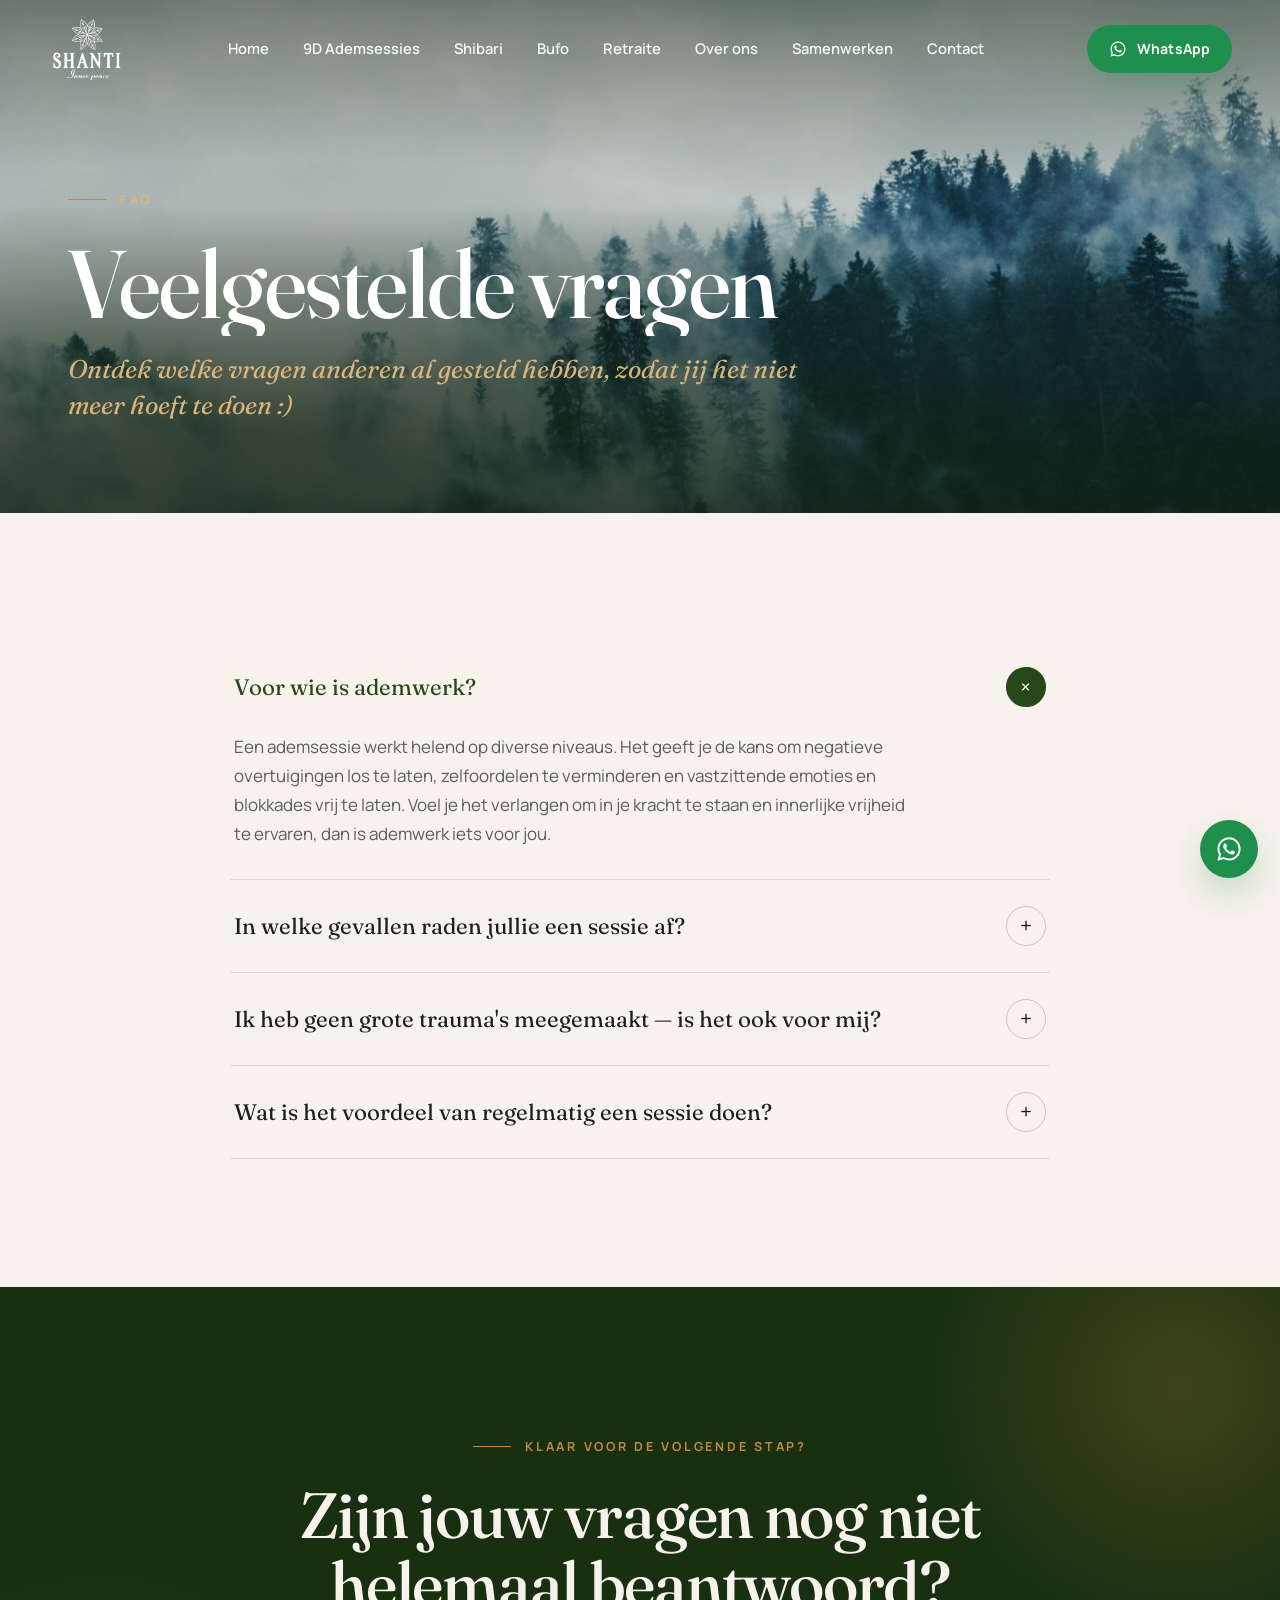
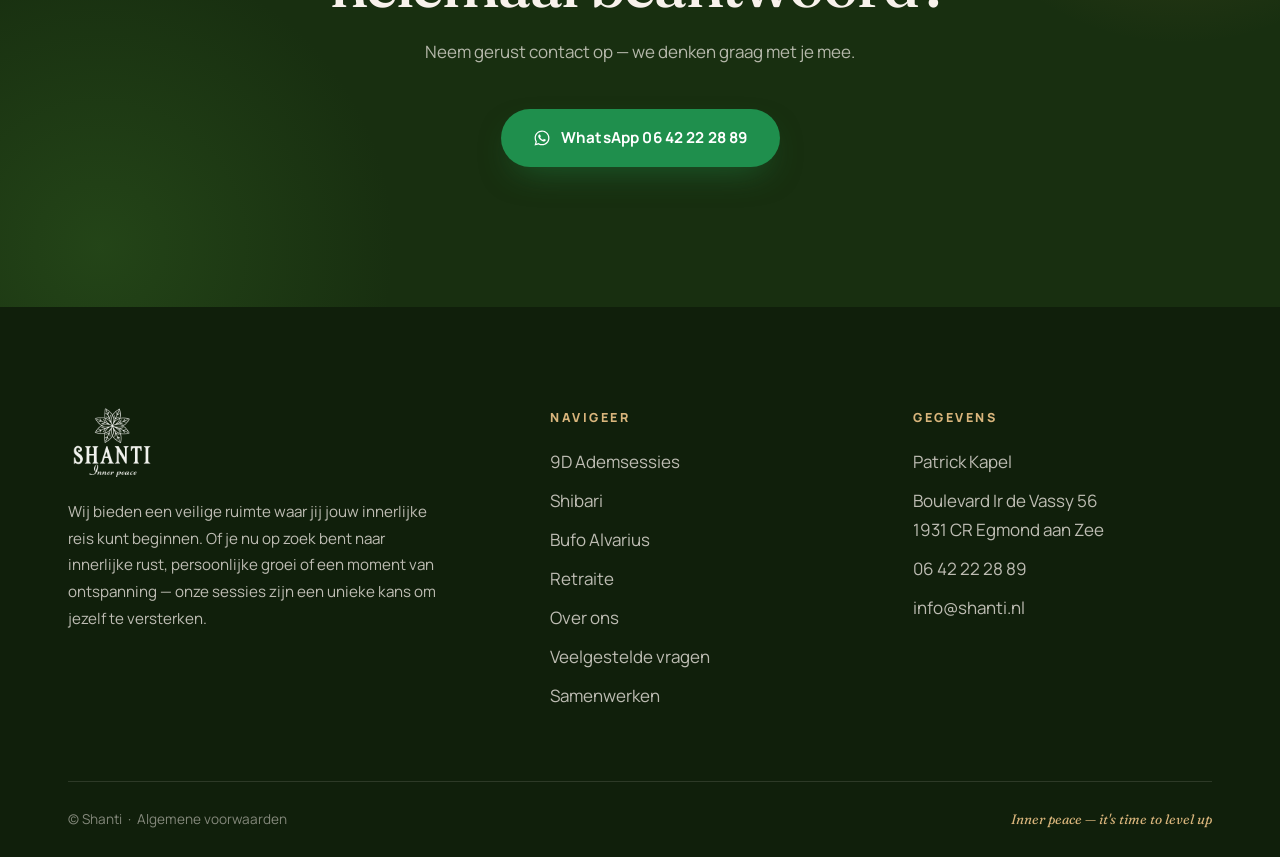
<file: faq.html>
<!DOCTYPE html>
<html lang="nl">
<head>
  <meta charset="UTF-8">
  <meta name="viewport" content="width=device-width, initial-scale=1.0">
  <title>Veelgestelde vragen — Shanti</title>
  <meta name="description" content="Bekijk de meest gestelde vragen over ademwerk en de sessies van Shanti. Staat je vraag er niet tussen? Neem gerust contact op.">
  <link rel="icon" type="image/png" href="assets/img/118963-t_a25df9db78f440069de11b33a44d180a-500x500.png">
  <link rel="preconnect" href="https://fonts.googleapis.com">
  <link rel="preconnect" href="https://fonts.gstatic.com" crossorigin>
  <link href="https://fonts.googleapis.com/css2?family=Fraunces:ital,opsz,wght@0,9..144,400;0,9..144,500;0,9..144,600;1,9..144,400;1,9..144,500&family=Manrope:wght@400;600;700;800&display=swap" rel="stylesheet">
  <link rel="stylesheet" href="assets/css/style.css">
</head>
<body>

  <header class="site-header header-on-hero">
    <div class="container-wide">
      <a class="brand" href="index.html" aria-label="Shanti — home">
        <img src="assets/img/phoenix-logo-350x120-2-1.png" alt="Shanti — Inner peace">
      </a>
      <nav class="main-nav" aria-label="Hoofdmenu">
        <a href="index.html">Home</a>
        <a href="9d-ademsessies.html">9D Ademsessies</a>
        <a href="shibari.html">Shibari</a>
        <a href="bufo.html">Bufo</a>
        <a href="retraite.html">Retraite</a>
        <a href="over-ons.html">Over ons</a>
        <a href="samenwerken.html">Samenwerken</a>
        <a href="contact.html">Contact</a>
      </nav>
      <div class="header-cta">
        <a class="btn btn-whatsapp" href="https://wa.me/31642222889" target="_blank" rel="noopener"><svg viewBox="0 0 24 24" fill="currentColor"><path d="M12.04 2c-5.46 0-9.9 4.44-9.9 9.9 0 1.75.46 3.45 1.32 4.95L2.05 22l5.27-1.38a9.87 9.87 0 0 0 4.72 1.2h.01c5.46 0 9.9-4.44 9.9-9.9 0-2.65-1.03-5.14-2.9-7.01A9.82 9.82 0 0 0 12.04 2zm0 18.15h-.01a8.2 8.2 0 0 1-4.18-1.15l-.3-.18-3.12.82.83-3.04-.2-.31a8.2 8.2 0 0 1-1.26-4.38c0-4.54 3.7-8.23 8.24-8.23 2.2 0 4.27.86 5.82 2.42a8.18 8.18 0 0 1 2.41 5.83c0 4.54-3.7 8.22-8.23 8.22zm4.52-6.16c-.25-.12-1.47-.72-1.69-.81-.23-.08-.39-.12-.56.13-.17.24-.64.8-.78.97-.14.16-.29.18-.54.06-.25-.12-1.05-.39-1.99-1.23-.74-.66-1.23-1.47-1.38-1.72-.14-.25-.02-.38.11-.51.11-.11.25-.29.37-.43.12-.14.17-.25.25-.41.08-.17.04-.31-.02-.43-.06-.12-.56-1.34-.76-1.84-.2-.48-.41-.42-.56-.43h-.48c-.17 0-.43.06-.66.31-.22.25-.86.85-.86 2.07 0 1.22.89 2.4 1.01 2.56.12.17 1.75 2.67 4.23 3.74.59.26 1.05.41 1.41.52.59.19 1.13.16 1.56.1.48-.07 1.47-.6 1.67-1.18.21-.58.21-1.07.15-1.18-.06-.1-.23-.16-.48-.28z"/></svg> WhatsApp</a>
      </div>
      <button class="nav-toggle" aria-label="Menu" aria-expanded="false"><span></span><span></span><span></span></button>
    </div>
  </header>

  <div class="mobile-menu" aria-hidden="true">
    <a class="menu-link" href="index.html"><span class="num">01</span>Home</a>
    <a class="menu-link" href="9d-ademsessies.html"><span class="num">02</span>9D Ademsessies</a>
    <a class="menu-link" href="shibari.html"><span class="num">03</span>Shibari</a>
    <a class="menu-link" href="bufo.html"><span class="num">04</span>Bufo</a>
    <a class="menu-link" href="retraite.html"><span class="num">05</span>Retraite</a>
    <a class="menu-link" href="over-ons.html"><span class="num">06</span>Over ons</a>
    <a class="menu-link" href="samenwerken.html"><span class="num">07</span>Samenwerken</a>
    <a class="menu-link" href="contact.html"><span class="num">08</span>Contact</a>
    <div class="menu-footer">
      Boulevard Ir de Vassy 56, Egmond aan Zee<br>
      <a href="https://wa.me/31642222889">06 42 22 28 89</a> &nbsp;·&nbsp; <a href="mailto:info@shanti.nl">info@shanti.nl</a>
    </div>
  </div>

  <main>

  <section class="page-hero" style="min-height:56svh">
    <div class="hero-media">
      <img src="assets/img/pexels-lumn-167699-1920x500.jpg" alt="">
    </div>
    <div class="hero-overlay"></div>
    <div class="hero-content">
      <div class="container">
        <span class="eyebrow" style="color:var(--gold-soft)" data-reveal>FAQ</span>
        <h1 class="display-xl words">Veelgestelde vragen</h1>
        <p class="hero-sub" data-reveal>Ontdek welke vragen anderen al gesteld hebben, zodat jij het niet meer hoeft te doen :)</p>
      </div>
    </div>
  </section>

  <section class="section">
    <div class="container">
      <div class="accordion" data-reveal>
        <details open>
          <summary>Voor wie is ademwerk? <span class="acc-icon"></span></summary>
          <div class="acc-body"><p>Een ademsessie werkt helend op diverse niveaus. Het geeft je de kans om negatieve overtuigingen los te laten, zelfoordelen te verminderen en vastzittende emoties en blokkades vrij te laten. Voel je het verlangen om in je kracht te staan en innerlijke vrijheid te ervaren, dan is ademwerk iets voor jou.</p></div>
        </details>
        <details>
          <summary>In welke gevallen raden jullie een sessie af? <span class="acc-icon"></span></summary>
          <div class="acc-body"><p>Helaas zijn er enkele gevallen waarin deelname aan dit soort transformationeel ademwerk niet mogelijk is:</p>
          <ul><li>Als je momenteel zware medicatie gebruikt</li><li>Bij cardiovasculaire problemen of een hoge hartslag of bloeddruk (boven 140/90)</li><li>Bij een voorgeschiedenis van epilepsie</li><li>Na een recente operatie</li><li>Bij netvliesloslating</li><li>Bij schizofrenie, een andere extreme stoornis of psychose</li><li>Bij een bipolaire depressie</li></ul>
          <p>Dit is om de veiligheid en het welzijn van alle deelnemers te waarborgen.</p></div>
        </details>
        <details>
          <summary>Ik heb geen grote trauma's meegemaakt — is het ook voor mij? <span class="acc-icon"></span></summary>
          <div class="acc-body"><p>We vergelijken onszelf regelmatig met anderen en denken dan dat wat wij hebben meegemaakt wel meevalt. Gedachten als "ik heb nergens last van" of "ik mag mij niet aanstellen". Je hoeft geen grote, heftige dingen meegemaakt te hebben om te ervaren dat er dingen zijn die je tegenhouden.</p>
          <p class="mt-1">Van kinds af aan leren wij gedragingen en gedachtepatronen aan die ons vormen — veelal om ons te beschermen in de situatie van toen. Ervaar je dat aangeleerde overtuigingen je nu niet meer dienen? Doe je soms dingen die niet in lijn zijn met wat je werkelijk vindt of denkt? Ervaar je spanning of pijntjes in je lichaam? Dan zou het heel goed kunnen dat je baat hebt bij ademsessies. Heb je vragen specifiek voor jou: kom in contact!</p></div>
        </details>
        <details>
          <summary>Wat is het voordeel van regelmatig een sessie doen? <span class="acc-icon"></span></summary>
          <div class="acc-body"><p>Al bij een eenmalige sessie heb je meestal heel veel baat. Daarnaast heb je er — net als bij sport, yoga en meditatie — veel profijt van om het regelmatig te doen. Of je nu veel wilt verwerken, gewoon wilt ontspannen of jezelf blijvend wilt opschonen: onbewust slaan we veel op in ons lichaam en nemen wij veel mee in onze bagage.</p>
          <p class="mt-1">Het opschonen hiervan gaat het beste bij meerdere sessies, eventueel in combinatie met andere vormen van (lichaams)werk waar jij de voorkeur aan geeft. Consistent ademsessies blijven doen heeft grote voordelen voor je algehele gezondheid.</p></div>
        </details>
      </div>
    </div>
  </section>

  <section class="cta-band on-dark">
    <div class="container">
      <span class="eyebrow" data-reveal>Klaar voor de volgende stap?</span>
      <h2 class="display-lg" data-reveal>Zijn jouw vragen nog niet helemaal beantwoord?</h2>
      <p data-reveal>Neem gerust contact op — we denken graag met je mee.</p>
      <div class="hero-actions mt-3" data-reveal>
        <a class="btn btn-whatsapp" href="https://wa.me/31642222889" target="_blank" rel="noopener"><svg viewBox="0 0 24 24" fill="currentColor"><path d="M12.04 2c-5.46 0-9.9 4.44-9.9 9.9 0 1.75.46 3.45 1.32 4.95L2.05 22l5.27-1.38a9.87 9.87 0 0 0 4.72 1.2h.01c5.46 0 9.9-4.44 9.9-9.9 0-2.65-1.03-5.14-2.9-7.01A9.82 9.82 0 0 0 12.04 2zm0 18.15h-.01a8.2 8.2 0 0 1-4.18-1.15l-.3-.18-3.12.82.83-3.04-.2-.31a8.2 8.2 0 0 1-1.26-4.38c0-4.54 3.7-8.23 8.24-8.23 2.2 0 4.27.86 5.82 2.42a8.18 8.18 0 0 1 2.41 5.83c0 4.54-3.7 8.22-8.23 8.22zm4.52-6.16c-.25-.12-1.47-.72-1.69-.81-.23-.08-.39-.12-.56.13-.17.24-.64.8-.78.97-.14.16-.29.18-.54.06-.25-.12-1.05-.39-1.99-1.23-.74-.66-1.23-1.47-1.38-1.72-.14-.25-.02-.38.11-.51.11-.11.25-.29.37-.43.12-.14.17-.25.25-.41.08-.17.04-.31-.02-.43-.06-.12-.56-1.34-.76-1.84-.2-.48-.41-.42-.56-.43h-.48c-.17 0-.43.06-.66.31-.22.25-.86.85-.86 2.07 0 1.22.89 2.4 1.01 2.56.12.17 1.75 2.67 4.23 3.74.59.26 1.05.41 1.41.52.59.19 1.13.16 1.56.1.48-.07 1.47-.6 1.67-1.18.21-.58.21-1.07.15-1.18-.06-.1-.23-.16-.48-.28z"/></svg> WhatsApp 06 42 22 28 89</a>

      </div>
    </div>
  </section>

  </main>

  <footer class="site-footer">
    <div class="container">
      <div class="footer-grid">
        <div>
          <a class="brand" href="index.html"><img src="assets/img/phoenix-logo-350x120-2-1.png" alt="Shanti"></a>
          <p class="footer-mission">Wij bieden een veilige ruimte waar jij jouw innerlijke reis kunt beginnen. Of je nu op zoek bent naar innerlijke rust, persoonlijke groei of een moment van ontspanning — onze sessies zijn een unieke kans om jezelf te versterken.</p>
        </div>
        <div>
          <h4>Navigeer</h4>
          <ul>
            <li><a href="9d-ademsessies.html">9D Ademsessies</a></li>
            <li><a href="shibari.html">Shibari</a></li>
            <li><a href="bufo.html">Bufo Alvarius</a></li>
            <li><a href="retraite.html">Retraite</a></li>
            <li><a href="over-ons.html">Over ons</a></li>
            <li><a href="faq.html">Veelgestelde vragen</a></li>
            <li><a href="samenwerken.html">Samenwerken</a></li>
          </ul>
        </div>
        <div>
          <h4>Gegevens</h4>
          <ul>
            <li>Patrick Kapel</li>
            <li>Boulevard Ir de Vassy 56<br>1931 CR Egmond aan Zee</li>
            <li><a href="tel:+31642222889">06 42 22 28 89</a></li>
            <li><a href="mailto:info@shanti.nl">info@shanti.nl</a></li>
          </ul>
        </div>
      </div>
      <div class="footer-bottom">
        <span>© Shanti &nbsp;·&nbsp; <a href="assets/docs/algemene-voorwaarden.pdf" target="_blank" rel="noopener">Algemene voorwaarden</a></span>
        <span class="footer-tagline">Inner peace — it's time to level up</span>
      </div>
    </div>
  </footer>

  <a class="wa-float" href="https://wa.me/31642222889" target="_blank" rel="noopener" aria-label="WhatsApp ons"><svg viewBox="0 0 24 24" fill="currentColor"><path d="M12.04 2c-5.46 0-9.9 4.44-9.9 9.9 0 1.75.46 3.45 1.32 4.95L2.05 22l5.27-1.38a9.87 9.87 0 0 0 4.72 1.2h.01c5.46 0 9.9-4.44 9.9-9.9 0-2.65-1.03-5.14-2.9-7.01A9.82 9.82 0 0 0 12.04 2zm0 18.15h-.01a8.2 8.2 0 0 1-4.18-1.15l-.3-.18-3.12.82.83-3.04-.2-.31a8.2 8.2 0 0 1-1.26-4.38c0-4.54 3.7-8.23 8.24-8.23 2.2 0 4.27.86 5.82 2.42a8.18 8.18 0 0 1 2.41 5.83c0 4.54-3.7 8.22-8.23 8.22zm4.52-6.16c-.25-.12-1.47-.72-1.69-.81-.23-.08-.39-.12-.56.13-.17.24-.64.8-.78.97-.14.16-.29.18-.54.06-.25-.12-1.05-.39-1.99-1.23-.74-.66-1.23-1.47-1.38-1.72-.14-.25-.02-.38.11-.51.11-.11.25-.29.37-.43.12-.14.17-.25.25-.41.08-.17.04-.31-.02-.43-.06-.12-.56-1.34-.76-1.84-.2-.48-.41-.42-.56-.43h-.48c-.17 0-.43.06-.66.31-.22.25-.86.85-.86 2.07 0 1.22.89 2.4 1.01 2.56.12.17 1.75 2.67 4.23 3.74.59.26 1.05.41 1.41.52.59.19 1.13.16 1.56.1.48-.07 1.47-.6 1.67-1.18.21-.58.21-1.07.15-1.18-.06-.1-.23-.16-.48-.28z"/></svg></a>

  <script src="assets/js/main.js"></script>
</body>
</html>
</file>
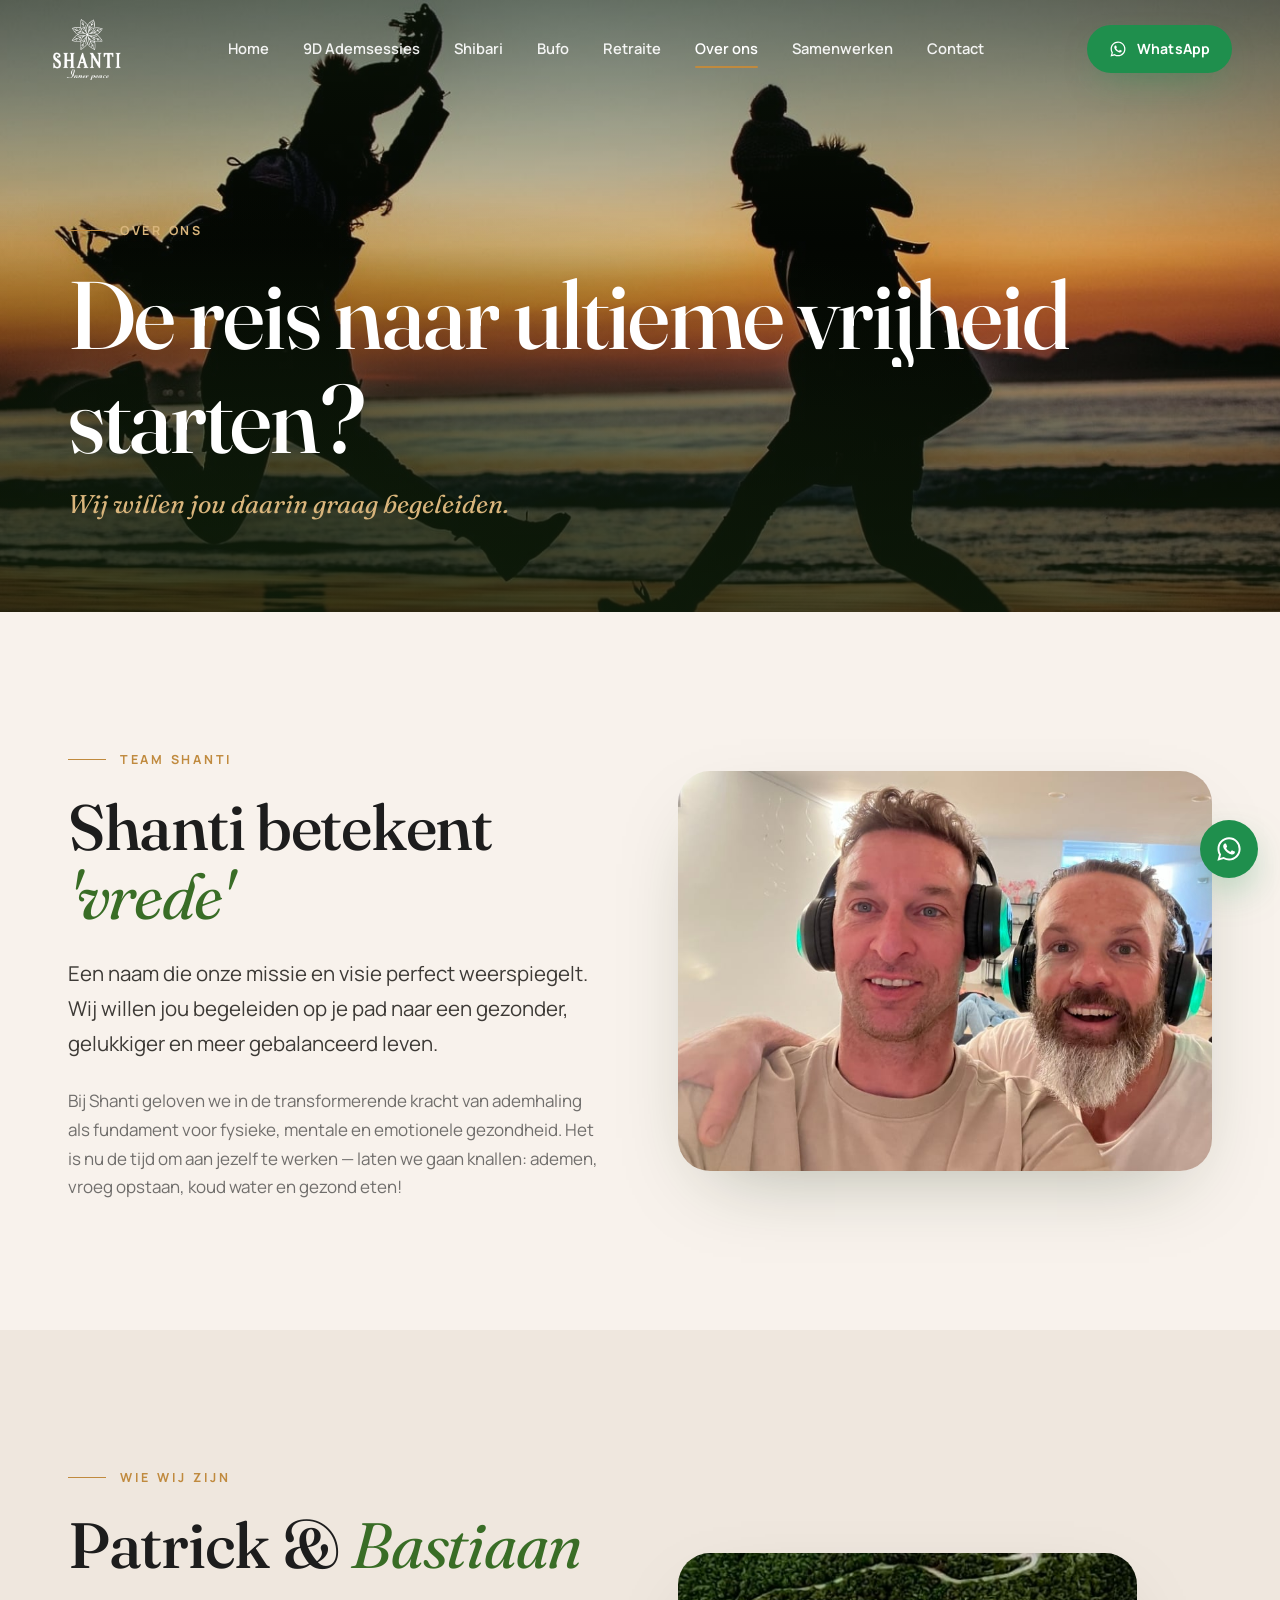
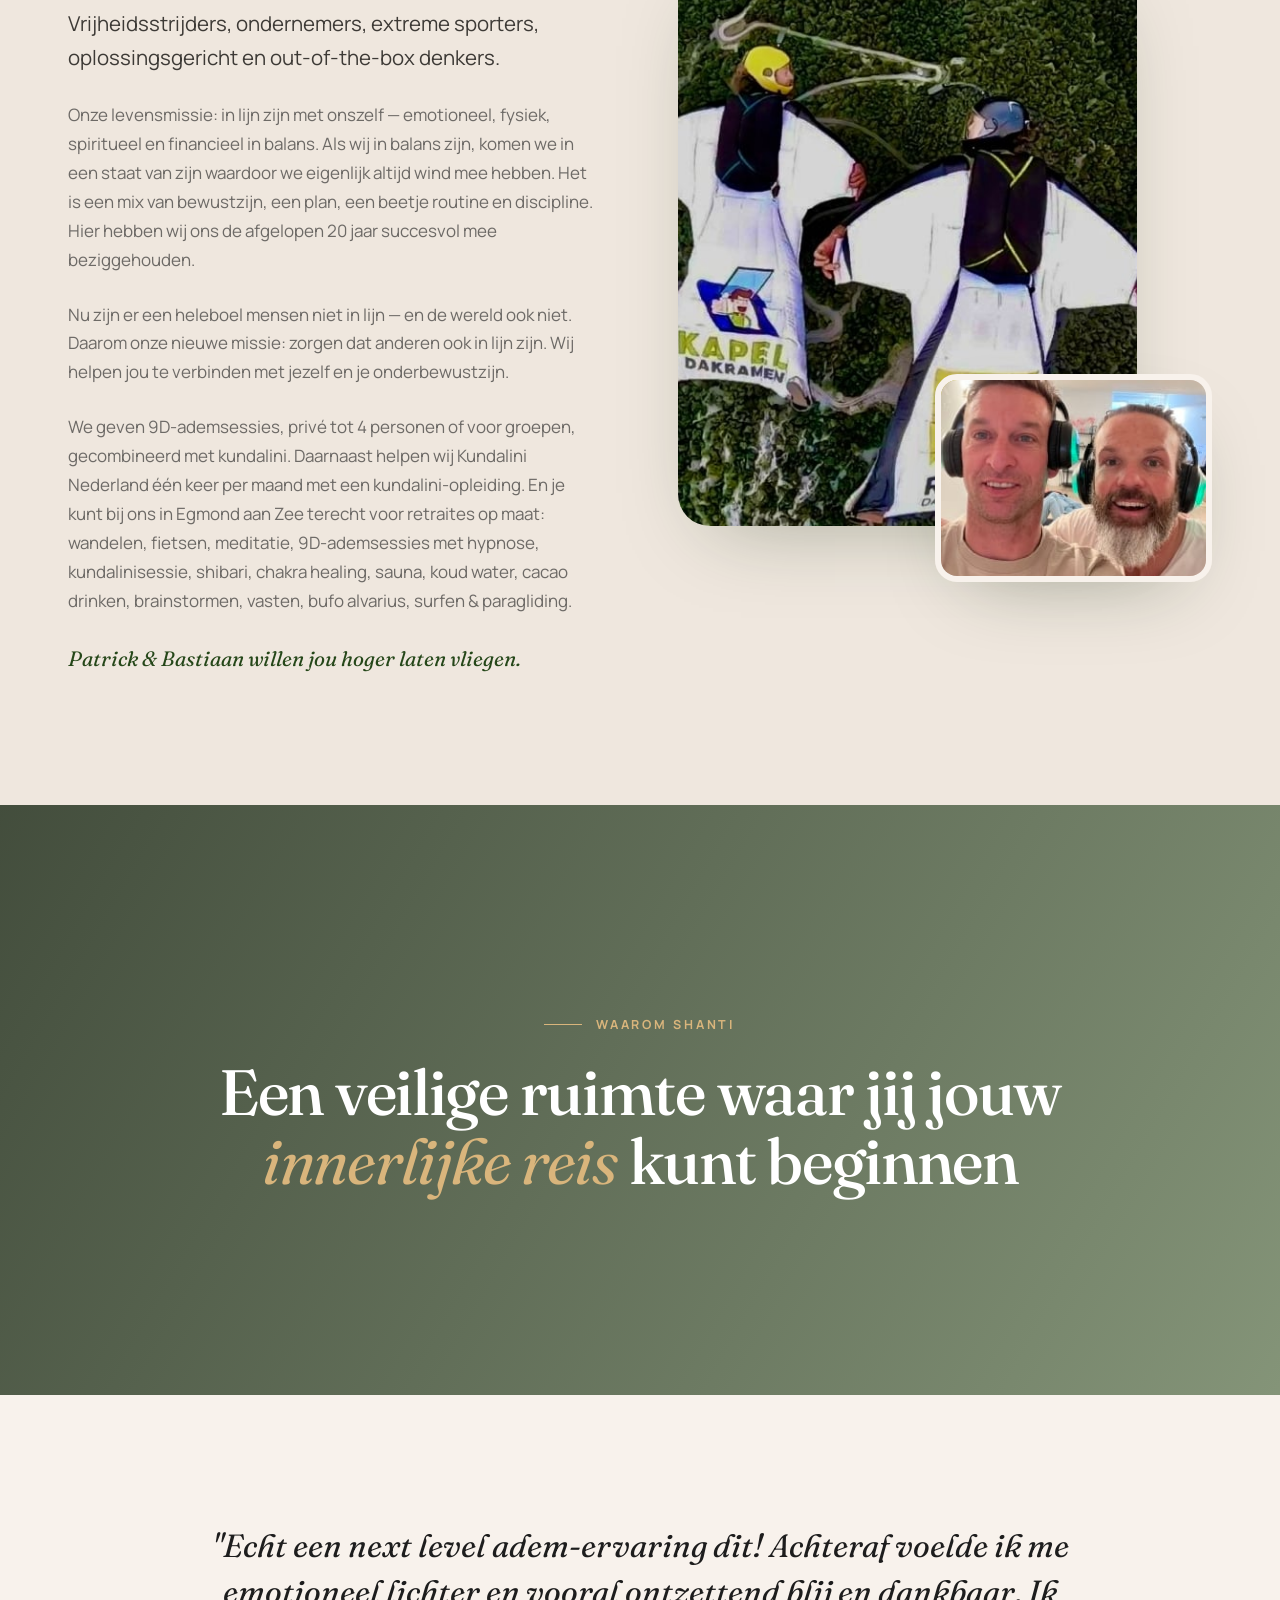
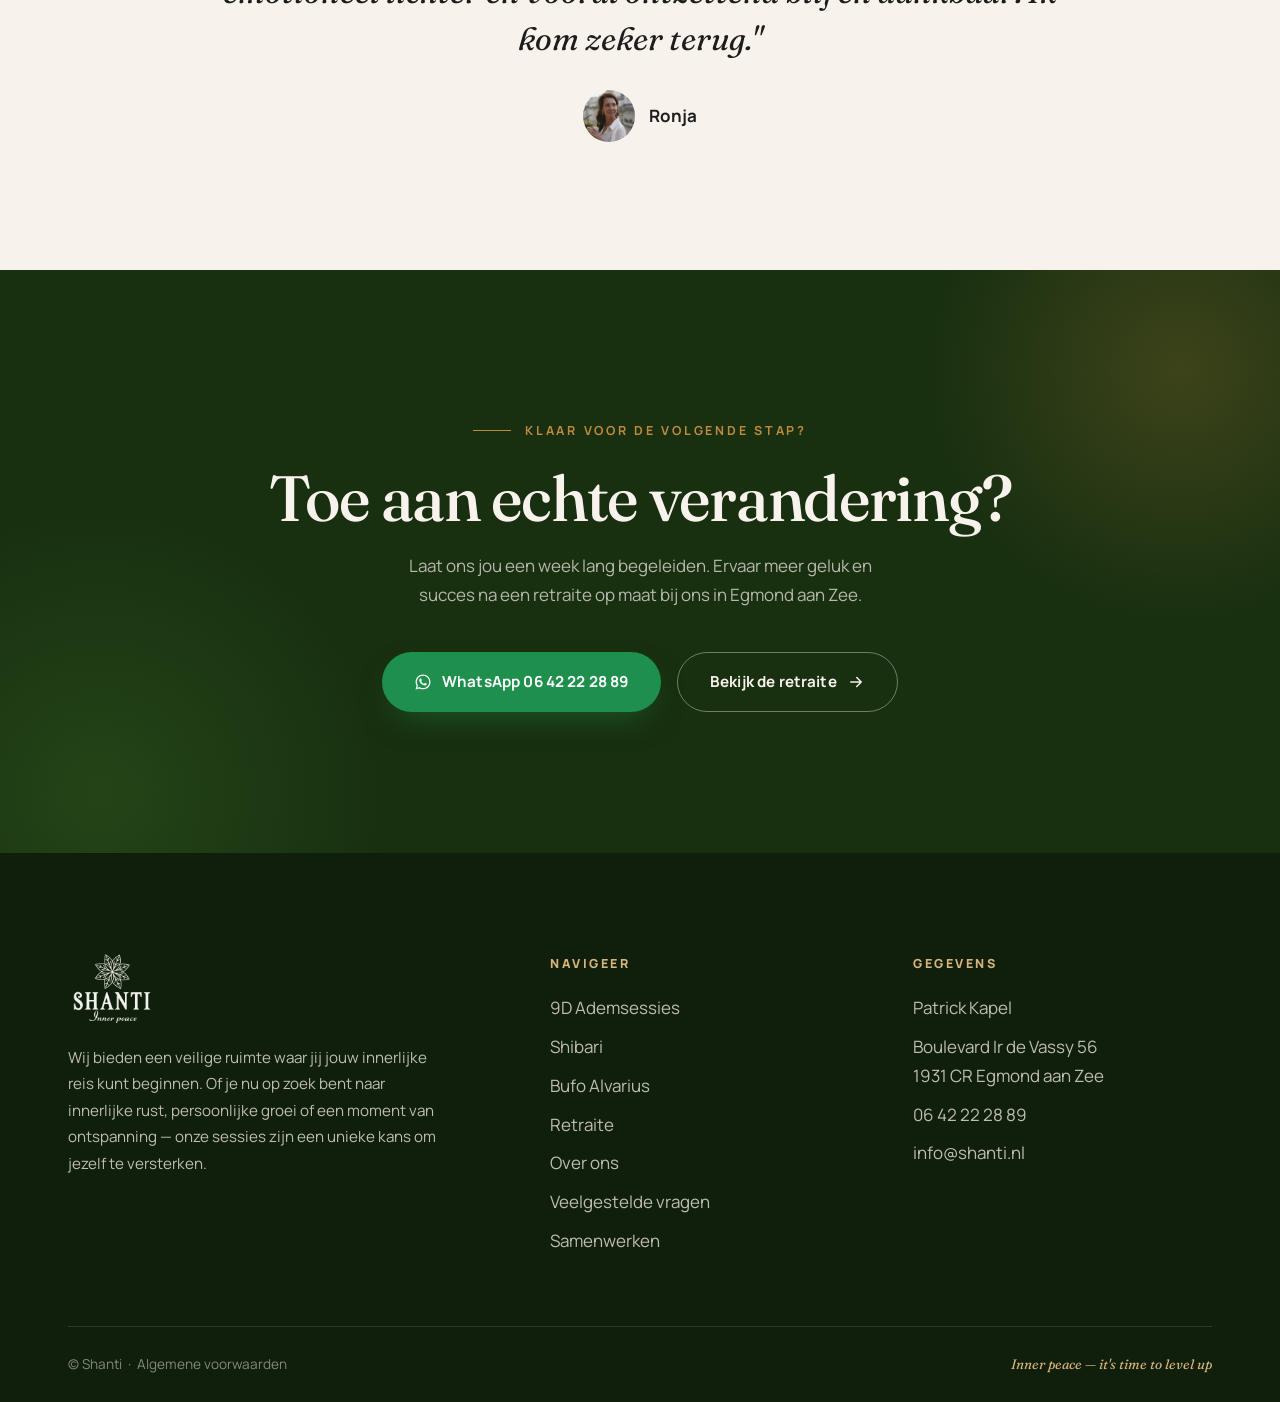
<file: over-ons.html>
<!DOCTYPE html>
<html lang="nl">
<head>
  <meta charset="UTF-8">
  <meta name="viewport" content="width=device-width, initial-scale=1.0">
  <title>Over ons — Shanti | De reis naar ultieme vrijheid</title>
  <meta name="description" content="Shanti betekent 'vrede'. Maak kennis met Patrick & Bastiaan en onze missie: jou begeleiden naar een gezonder, gelukkiger en gebalanceerd leven.">
  <link rel="icon" type="image/png" href="assets/img/118963-t_a25df9db78f440069de11b33a44d180a-500x500.png">
  <link rel="preconnect" href="https://fonts.googleapis.com">
  <link rel="preconnect" href="https://fonts.gstatic.com" crossorigin>
  <link href="https://fonts.googleapis.com/css2?family=Fraunces:ital,opsz,wght@0,9..144,400;0,9..144,500;0,9..144,600;1,9..144,400;1,9..144,500&family=Manrope:wght@400;600;700;800&display=swap" rel="stylesheet">
  <link rel="stylesheet" href="assets/css/style.css">
</head>
<body>

  <header class="site-header header-on-hero">
    <div class="container-wide">
      <a class="brand" href="index.html" aria-label="Shanti — home">
        <img src="assets/img/phoenix-logo-350x120-2-1.png" alt="Shanti — Inner peace">
      </a>
      <nav class="main-nav" aria-label="Hoofdmenu">
        <a href="index.html">Home</a>
        <a href="9d-ademsessies.html">9D Ademsessies</a>
        <a href="shibari.html">Shibari</a>
        <a href="bufo.html">Bufo</a>
        <a href="retraite.html">Retraite</a>
        <a href="over-ons.html" class="active">Over ons</a>
        <a href="samenwerken.html">Samenwerken</a>
        <a href="contact.html">Contact</a>
      </nav>
      <div class="header-cta">
        <a class="btn btn-whatsapp" href="https://wa.me/31642222889" target="_blank" rel="noopener"><svg viewBox="0 0 24 24" fill="currentColor"><path d="M12.04 2c-5.46 0-9.9 4.44-9.9 9.9 0 1.75.46 3.45 1.32 4.95L2.05 22l5.27-1.38a9.87 9.87 0 0 0 4.72 1.2h.01c5.46 0 9.9-4.44 9.9-9.9 0-2.65-1.03-5.14-2.9-7.01A9.82 9.82 0 0 0 12.04 2zm0 18.15h-.01a8.2 8.2 0 0 1-4.18-1.15l-.3-.18-3.12.82.83-3.04-.2-.31a8.2 8.2 0 0 1-1.26-4.38c0-4.54 3.7-8.23 8.24-8.23 2.2 0 4.27.86 5.82 2.42a8.18 8.18 0 0 1 2.41 5.83c0 4.54-3.7 8.22-8.23 8.22zm4.52-6.16c-.25-.12-1.47-.72-1.69-.81-.23-.08-.39-.12-.56.13-.17.24-.64.8-.78.97-.14.16-.29.18-.54.06-.25-.12-1.05-.39-1.99-1.23-.74-.66-1.23-1.47-1.38-1.72-.14-.25-.02-.38.11-.51.11-.11.25-.29.37-.43.12-.14.17-.25.25-.41.08-.17.04-.31-.02-.43-.06-.12-.56-1.34-.76-1.84-.2-.48-.41-.42-.56-.43h-.48c-.17 0-.43.06-.66.31-.22.25-.86.85-.86 2.07 0 1.22.89 2.4 1.01 2.56.12.17 1.75 2.67 4.23 3.74.59.26 1.05.41 1.41.52.59.19 1.13.16 1.56.1.48-.07 1.47-.6 1.67-1.18.21-.58.21-1.07.15-1.18-.06-.1-.23-.16-.48-.28z"/></svg> WhatsApp</a>
      </div>
      <button class="nav-toggle" aria-label="Menu" aria-expanded="false"><span></span><span></span><span></span></button>
    </div>
  </header>

  <div class="mobile-menu" aria-hidden="true">
    <a class="menu-link" href="index.html"><span class="num">01</span>Home</a>
    <a class="menu-link" href="9d-ademsessies.html"><span class="num">02</span>9D Ademsessies</a>
    <a class="menu-link" href="shibari.html"><span class="num">03</span>Shibari</a>
    <a class="menu-link" href="bufo.html"><span class="num">04</span>Bufo</a>
    <a class="menu-link" href="retraite.html"><span class="num">05</span>Retraite</a>
    <a class="menu-link active" href="over-ons.html"><span class="num">06</span>Over ons</a>
    <a class="menu-link" href="samenwerken.html"><span class="num">07</span>Samenwerken</a>
    <a class="menu-link" href="contact.html"><span class="num">08</span>Contact</a>
    <div class="menu-footer">
      Boulevard Ir de Vassy 56, Egmond aan Zee<br>
      <a href="https://wa.me/31642222889">06 42 22 28 89</a> &nbsp;·&nbsp; <a href="mailto:info@shanti.nl">info@shanti.nl</a>
    </div>
  </div>

  <main>

  <section class="page-hero">
    <div class="hero-media">
      <img src="assets/img/life-1920x650.jpg" alt="">
    </div>
    <div class="hero-overlay"></div>
    <div class="hero-content">
      <div class="container">
        <span class="eyebrow" style="color:var(--gold-soft)" data-reveal>Over ons</span>
        <h1 class="display-xl words">De reis naar ultieme vrijheid starten?</h1>
        <p class="hero-sub" data-reveal>Wij willen jou daarin graag begeleiden.</p>
      </div>
    </div>
  </section>

  <section class="section">
    <div class="container">
      <div class="split">
        <div>
          <span class="eyebrow" data-reveal>Team Shanti</span>
          <h2 class="display-lg" data-reveal>Shanti betekent <em class="accent">'vrede'</em></h2>
          <p class="lead mt-2" data-reveal>Een naam die onze missie en visie perfect weerspiegelt. Wij willen jou begeleiden op je pad naar een gezonder, gelukkiger en meer gebalanceerd leven.</p>
          <p class="mt-2 muted" data-reveal>Bij Shanti geloven we in de transformerende kracht van ademhaling als fundament voor fysieke, mentale en emotionele gezondheid. Het is nu de tijd om aan jezelf te werken — laten we gaan knallen: ademen, vroeg opstaan, koud water en gezond eten!</p>
        </div>
        <div class="split-media">
          <div class="frame" style="aspect-ratio:4/3" data-reveal="scale"><img src="assets/img/img_7492-800x600.jpg" alt="Patrick en Bastiaan met 9D-koptelefoons" loading="lazy"></div>
        </div>
      </div>
    </div>
  </section>

  <section class="section bg-cream-2">
    <div class="container">
      <div class="split reverse">
        <div>
          <span class="eyebrow" data-reveal>Wie wij zijn</span>
          <h2 class="display-lg" data-reveal>Patrick &amp; <em class="accent">Bastiaan</em></h2>
          <p class="lead mt-2" data-reveal>Vrijheidsstrijders, ondernemers, extreme sporters, oplossingsgericht en out-of-the-box denkers.</p>
          <p class="mt-2 muted" data-reveal>Onze levensmissie: in lijn zijn met onszelf — emotioneel, fysiek, spiritueel en financieel in balans. Als wij in balans zijn, komen we in een staat van zijn waardoor we eigenlijk altijd wind mee hebben. Het is een mix van bewustzijn, een plan, een beetje routine en discipline. Hier hebben wij ons de afgelopen 20 jaar succesvol mee beziggehouden.</p>
          <p class="mt-2 muted" data-reveal>Nu zijn er een heleboel mensen niet in lijn — en de wereld ook niet. Daarom onze nieuwe missie: zorgen dat anderen ook in lijn zijn. Wij helpen jou te verbinden met jezelf en je onderbewustzijn.</p>
          <p class="mt-2 muted" data-reveal>We geven 9D-ademsessies, privé tot 4 personen of voor groepen, gecombineerd met kundalini. Daarnaast helpen wij Kundalini Nederland één keer per maand met een kundalini-opleiding. En je kunt bij ons in Egmond aan Zee terecht voor retraites op maat: wandelen, fietsen, meditatie, 9D-ademsessies met hypnose, kundalinisessie, shibari, chakra healing, sauna, koud water, cacao drinken, brainstormen, vasten, bufo alvarius, surfen &amp; paragliding.</p>
          <p class="mt-2" data-reveal style="font-family:var(--font-display);font-style:italic;font-size:1.3rem;color:var(--green)">Patrick &amp; Bastiaan willen jou hoger laten vliegen.</p>
        </div>
        <div class="split-media">
          <div class="collage" data-reveal="scale">
            <div class="frame frame-main"><img src="assets/img/patrick_wingsuit-800x600.jpg" alt="Patrick in wingsuit" loading="lazy"></div>
            <div class="frame-float"><img src="assets/img/img_7492-260x260.jpg" alt="Sessie bij Shanti" loading="lazy"></div>
          </div>
        </div>
      </div>
    </div>
  </section>

  <section class="statement" style="background-image:url('assets/img/shanti-1920x1080-2.jpg')">
    <div class="container">
      <span class="eyebrow" data-reveal>Waarom Shanti</span>
      <h2 class="display-lg" data-reveal>Een veilige ruimte waar jij jouw <em class="accent" style="color:var(--gold-soft)">innerlijke reis</em> kunt beginnen</h2>
    </div>
  </section>

  <section class="section">
    <div class="container">
      <div class="quote-featured" data-reveal>
        <blockquote>"Echt een next level adem-ervaring dit! Achteraf voelde ik me emotioneel lichter en vooral ontzettend blij en dankbaar. Ik kom zeker terug."</blockquote>
        <div class="quote-author"><img src="assets/img/ronja-120x120.jpg" alt="Ronja">Ronja</div>
      </div>
    </div>
  </section>

  <section class="cta-band on-dark">
    <div class="container">
      <span class="eyebrow" data-reveal>Klaar voor de volgende stap?</span>
      <h2 class="display-lg" data-reveal>Toe aan echte verandering?</h2>
      <p data-reveal>Laat ons jou een week lang begeleiden. Ervaar meer geluk en succes na een retraite op maat bij ons in Egmond aan Zee.</p>
      <div class="hero-actions mt-3" data-reveal>
        <a class="btn btn-whatsapp" href="https://wa.me/31642222889" target="_blank" rel="noopener"><svg viewBox="0 0 24 24" fill="currentColor"><path d="M12.04 2c-5.46 0-9.9 4.44-9.9 9.9 0 1.75.46 3.45 1.32 4.95L2.05 22l5.27-1.38a9.87 9.87 0 0 0 4.72 1.2h.01c5.46 0 9.9-4.44 9.9-9.9 0-2.65-1.03-5.14-2.9-7.01A9.82 9.82 0 0 0 12.04 2zm0 18.15h-.01a8.2 8.2 0 0 1-4.18-1.15l-.3-.18-3.12.82.83-3.04-.2-.31a8.2 8.2 0 0 1-1.26-4.38c0-4.54 3.7-8.23 8.24-8.23 2.2 0 4.27.86 5.82 2.42a8.18 8.18 0 0 1 2.41 5.83c0 4.54-3.7 8.22-8.23 8.22zm4.52-6.16c-.25-.12-1.47-.72-1.69-.81-.23-.08-.39-.12-.56.13-.17.24-.64.8-.78.97-.14.16-.29.18-.54.06-.25-.12-1.05-.39-1.99-1.23-.74-.66-1.23-1.47-1.38-1.72-.14-.25-.02-.38.11-.51.11-.11.25-.29.37-.43.12-.14.17-.25.25-.41.08-.17.04-.31-.02-.43-.06-.12-.56-1.34-.76-1.84-.2-.48-.41-.42-.56-.43h-.48c-.17 0-.43.06-.66.31-.22.25-.86.85-.86 2.07 0 1.22.89 2.4 1.01 2.56.12.17 1.75 2.67 4.23 3.74.59.26 1.05.41 1.41.52.59.19 1.13.16 1.56.1.48-.07 1.47-.6 1.67-1.18.21-.58.21-1.07.15-1.18-.06-.1-.23-.16-.48-.28z"/></svg> WhatsApp 06 42 22 28 89</a>
<a class="btn btn-outline" href="retraite.html">Bekijk de retraite <svg viewBox="0 0 24 24" fill="none" stroke="currentColor" stroke-width="2" stroke-linecap="round" stroke-linejoin="round"><path d="M5 12h14M13 6l6 6-6 6"/></svg></a>

      </div>
    </div>
  </section>

  </main>

  <footer class="site-footer">
    <div class="container">
      <div class="footer-grid">
        <div>
          <a class="brand" href="index.html"><img src="assets/img/phoenix-logo-350x120-2-1.png" alt="Shanti"></a>
          <p class="footer-mission">Wij bieden een veilige ruimte waar jij jouw innerlijke reis kunt beginnen. Of je nu op zoek bent naar innerlijke rust, persoonlijke groei of een moment van ontspanning — onze sessies zijn een unieke kans om jezelf te versterken.</p>
        </div>
        <div>
          <h4>Navigeer</h4>
          <ul>
            <li><a href="9d-ademsessies.html">9D Ademsessies</a></li>
            <li><a href="shibari.html">Shibari</a></li>
            <li><a href="bufo.html">Bufo Alvarius</a></li>
            <li><a href="retraite.html">Retraite</a></li>
            <li><a href="over-ons.html">Over ons</a></li>
            <li><a href="faq.html">Veelgestelde vragen</a></li>
            <li><a href="samenwerken.html">Samenwerken</a></li>
          </ul>
        </div>
        <div>
          <h4>Gegevens</h4>
          <ul>
            <li>Patrick Kapel</li>
            <li>Boulevard Ir de Vassy 56<br>1931 CR Egmond aan Zee</li>
            <li><a href="tel:+31642222889">06 42 22 28 89</a></li>
            <li><a href="mailto:info@shanti.nl">info@shanti.nl</a></li>
          </ul>
        </div>
      </div>
      <div class="footer-bottom">
        <span>© Shanti &nbsp;·&nbsp; <a href="assets/docs/algemene-voorwaarden.pdf" target="_blank" rel="noopener">Algemene voorwaarden</a></span>
        <span class="footer-tagline">Inner peace — it's time to level up</span>
      </div>
    </div>
  </footer>

  <a class="wa-float" href="https://wa.me/31642222889" target="_blank" rel="noopener" aria-label="WhatsApp ons"><svg viewBox="0 0 24 24" fill="currentColor"><path d="M12.04 2c-5.46 0-9.9 4.44-9.9 9.9 0 1.75.46 3.45 1.32 4.95L2.05 22l5.27-1.38a9.87 9.87 0 0 0 4.72 1.2h.01c5.46 0 9.9-4.44 9.9-9.9 0-2.65-1.03-5.14-2.9-7.01A9.82 9.82 0 0 0 12.04 2zm0 18.15h-.01a8.2 8.2 0 0 1-4.18-1.15l-.3-.18-3.12.82.83-3.04-.2-.31a8.2 8.2 0 0 1-1.26-4.38c0-4.54 3.7-8.23 8.24-8.23 2.2 0 4.27.86 5.82 2.42a8.18 8.18 0 0 1 2.41 5.83c0 4.54-3.7 8.22-8.23 8.22zm4.52-6.16c-.25-.12-1.47-.72-1.69-.81-.23-.08-.39-.12-.56.13-.17.24-.64.8-.78.97-.14.16-.29.18-.54.06-.25-.12-1.05-.39-1.99-1.23-.74-.66-1.23-1.47-1.38-1.72-.14-.25-.02-.38.11-.51.11-.11.25-.29.37-.43.12-.14.17-.25.25-.41.08-.17.04-.31-.02-.43-.06-.12-.56-1.34-.76-1.84-.2-.48-.41-.42-.56-.43h-.48c-.17 0-.43.06-.66.31-.22.25-.86.85-.86 2.07 0 1.22.89 2.4 1.01 2.56.12.17 1.75 2.67 4.23 3.74.59.26 1.05.41 1.41.52.59.19 1.13.16 1.56.1.48-.07 1.47-.6 1.67-1.18.21-.58.21-1.07.15-1.18-.06-.1-.23-.16-.48-.28z"/></svg></a>

  <script src="assets/js/main.js"></script>
</body>
</html>
</file>
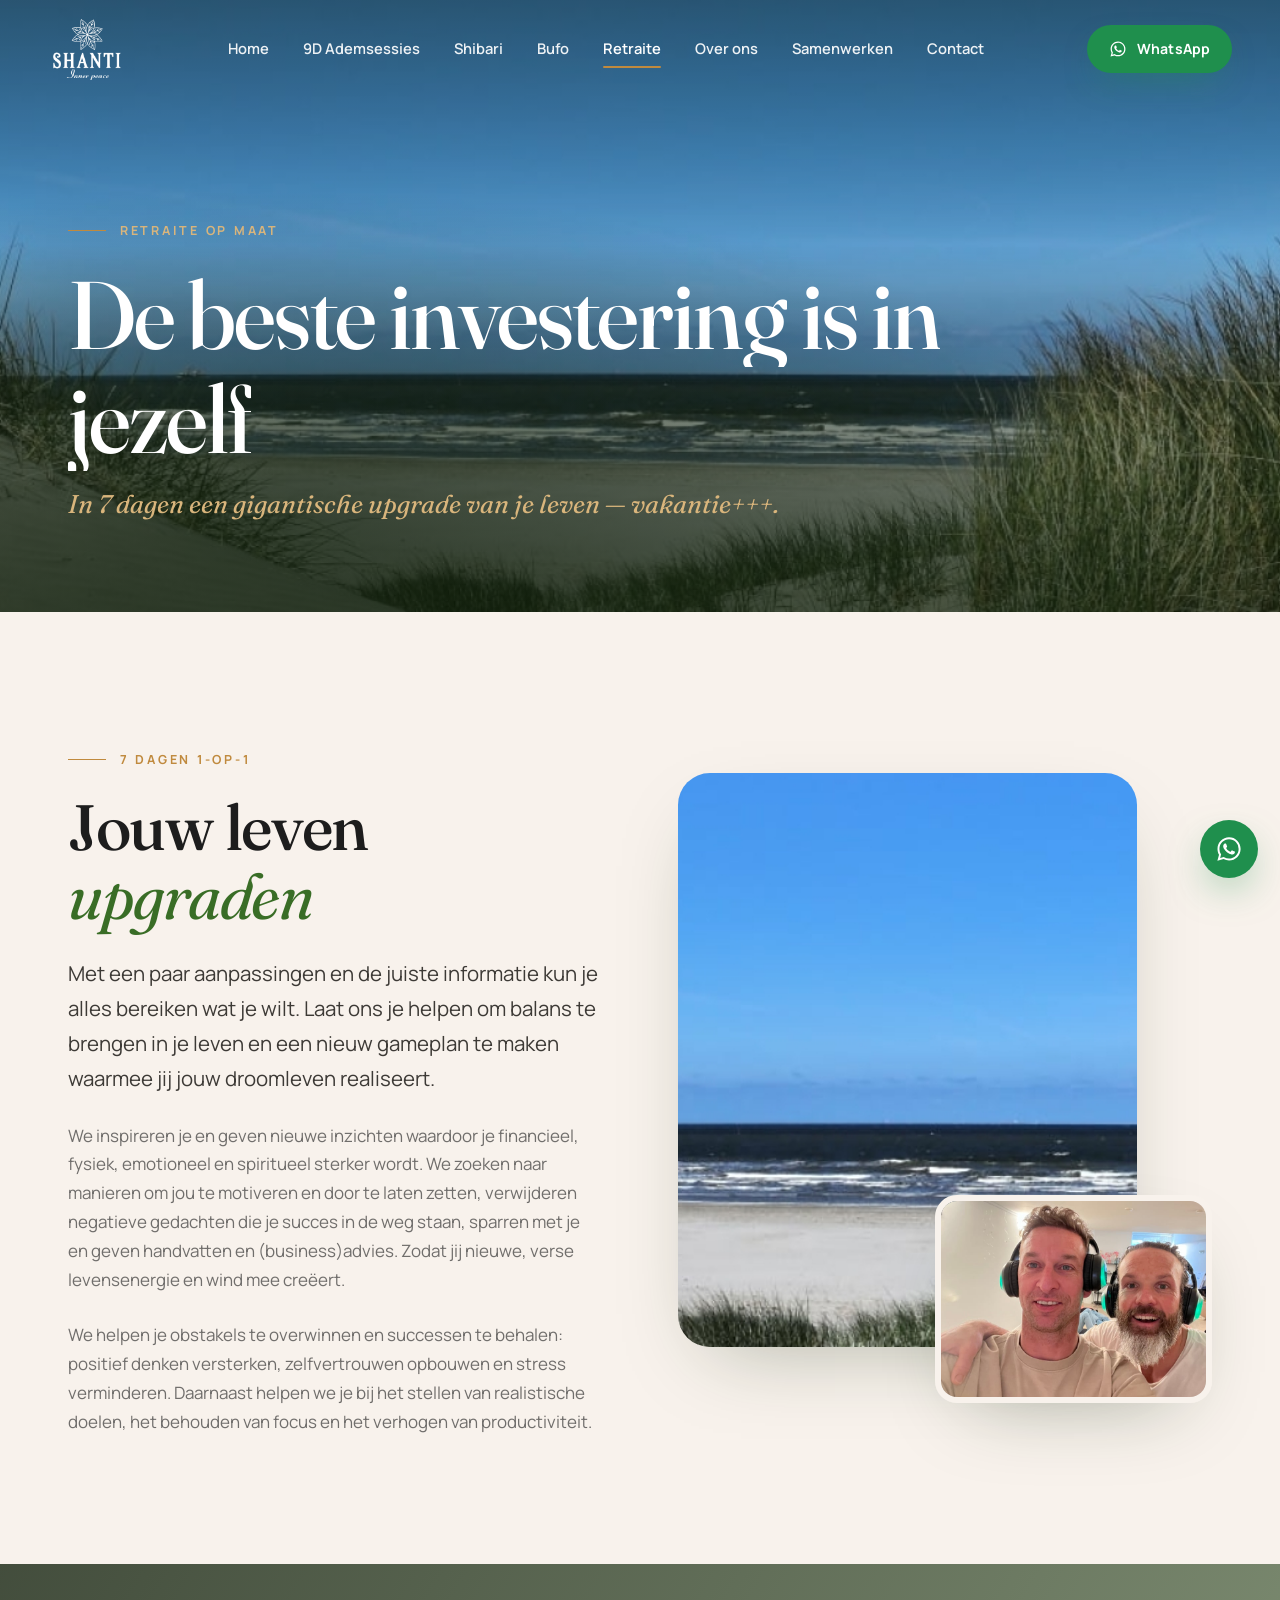
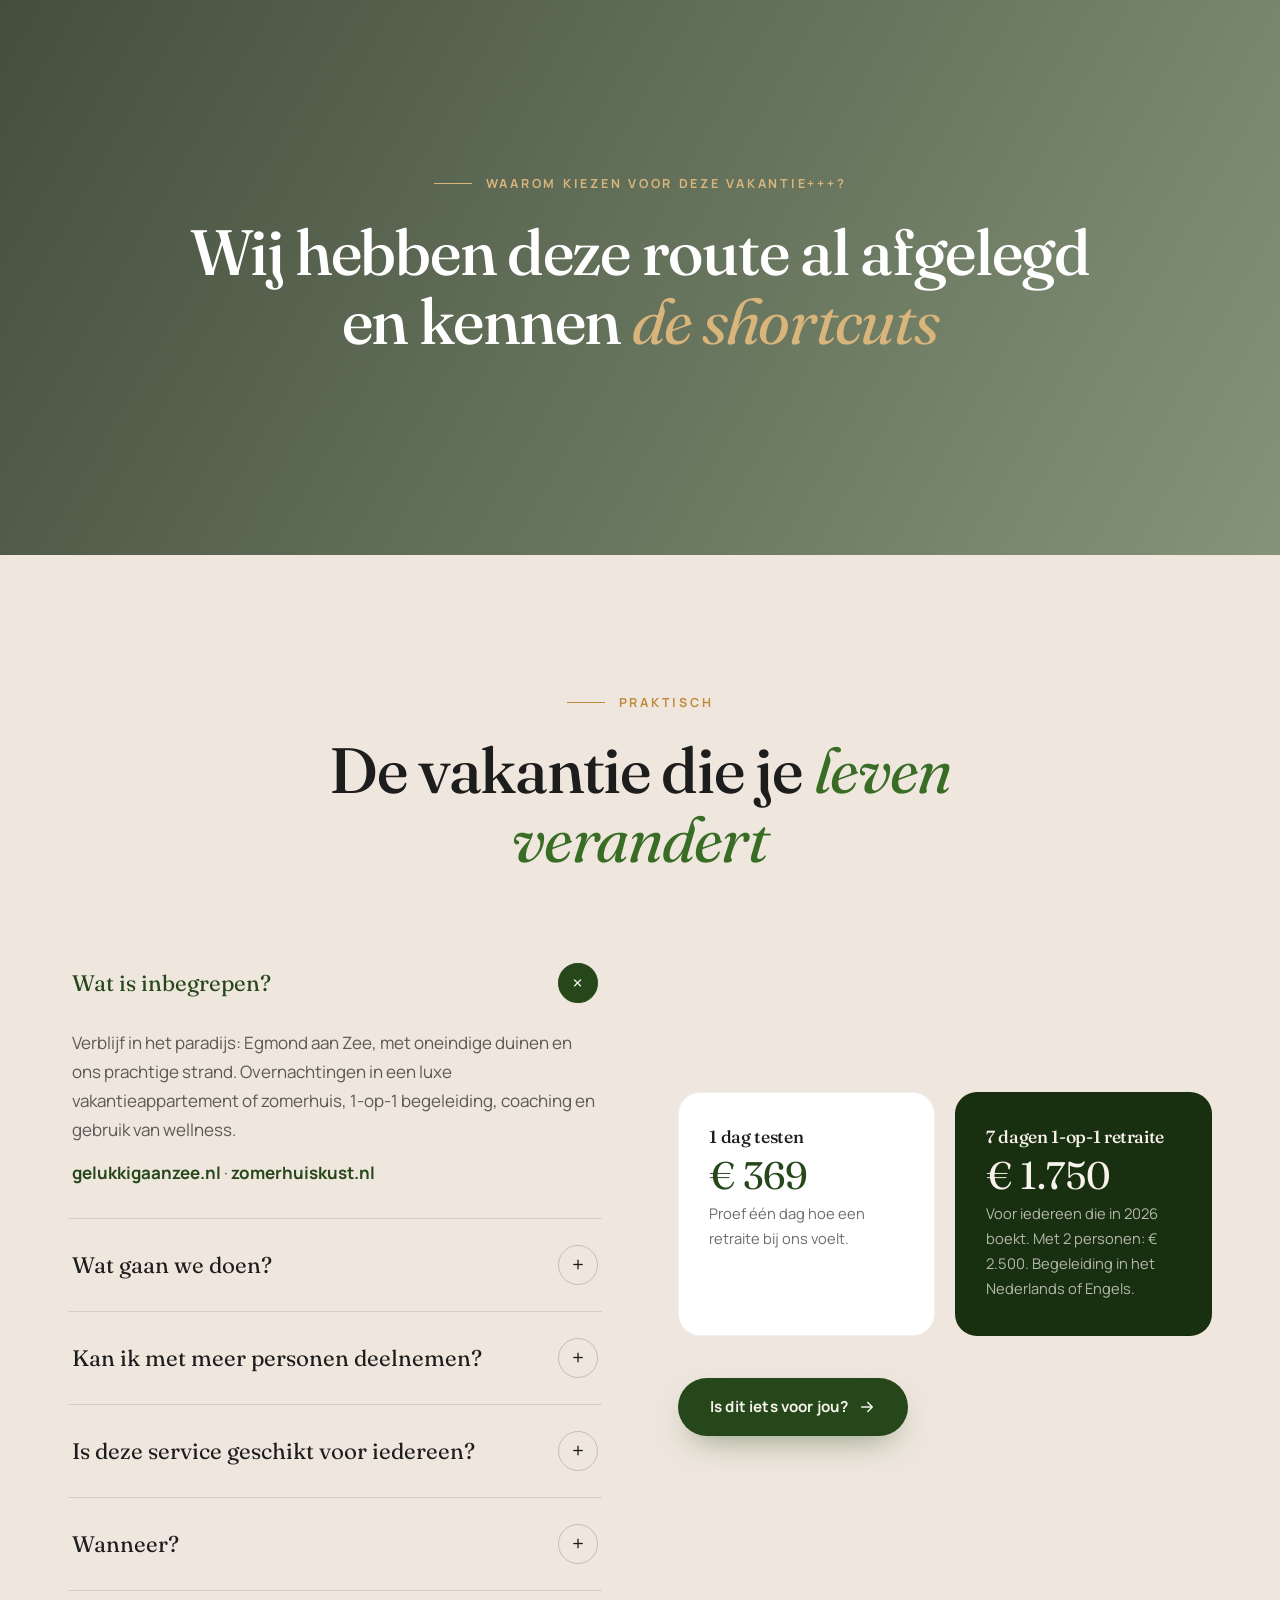
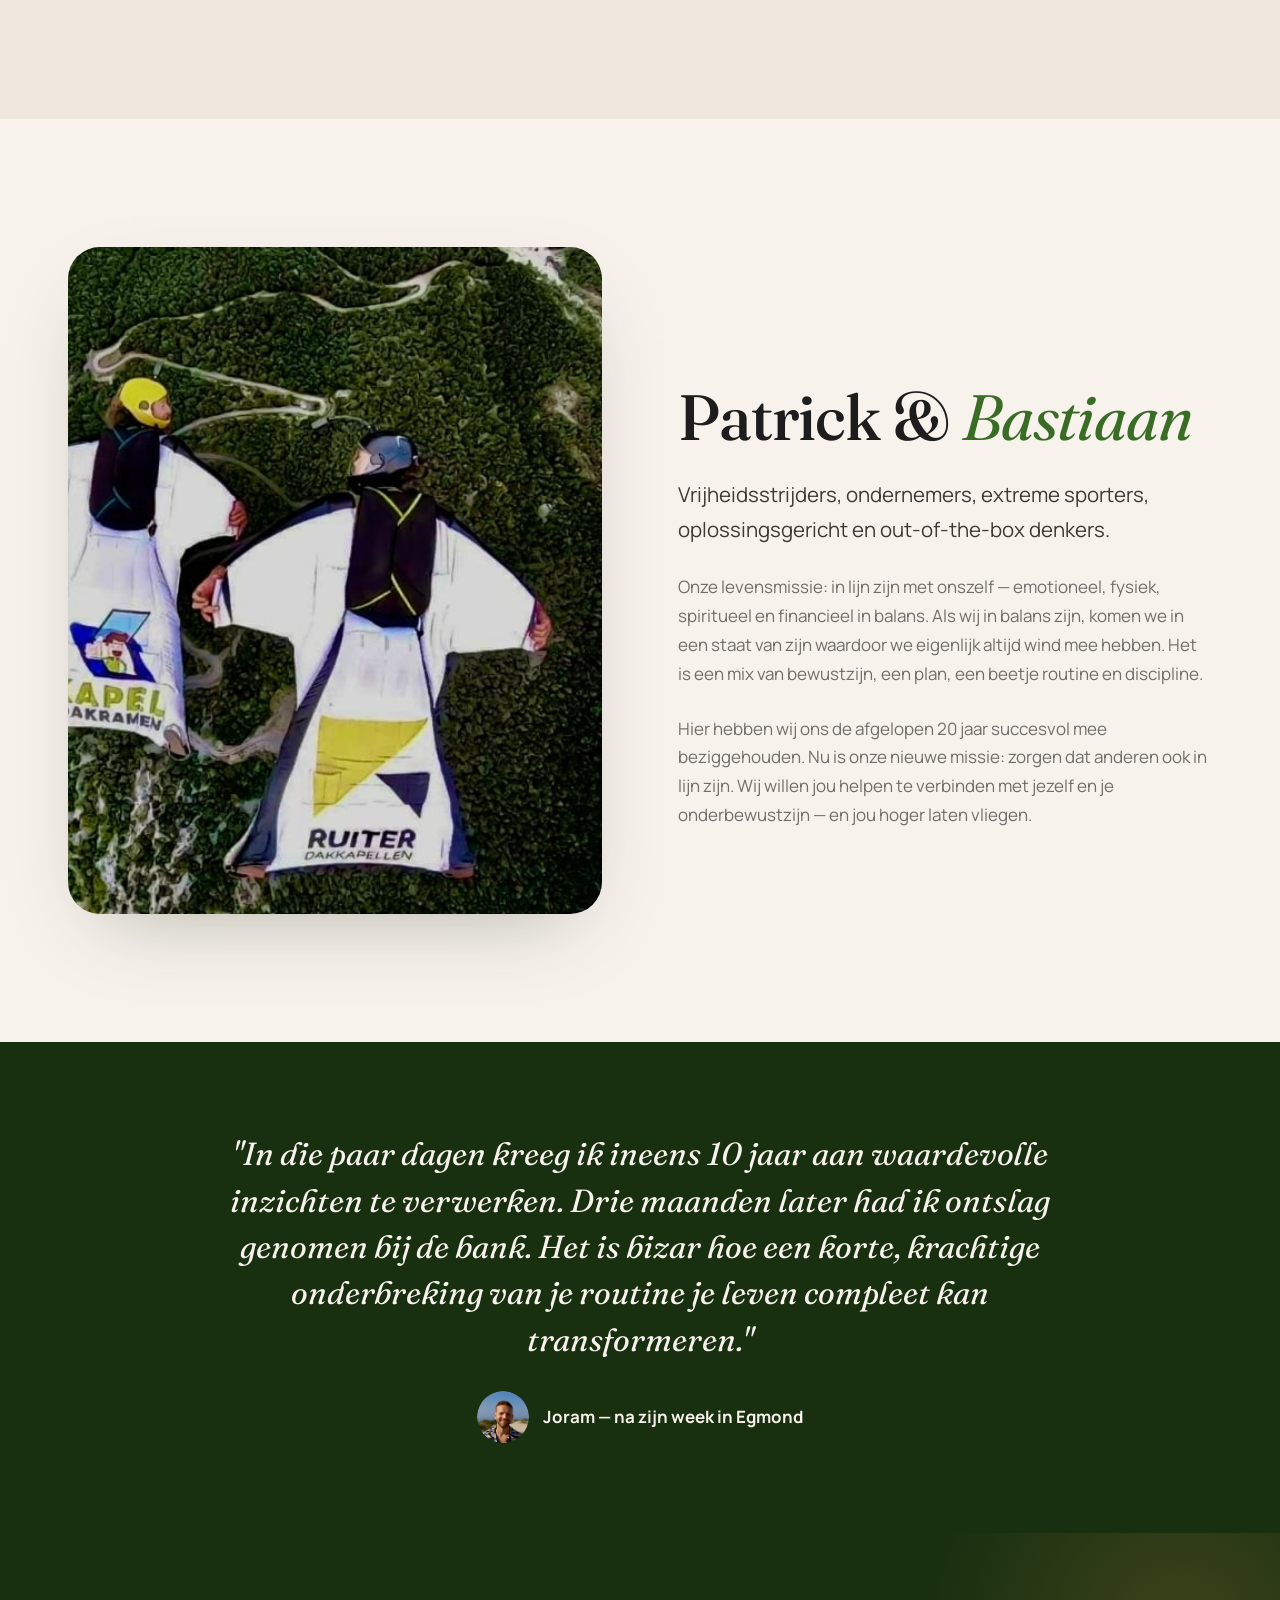
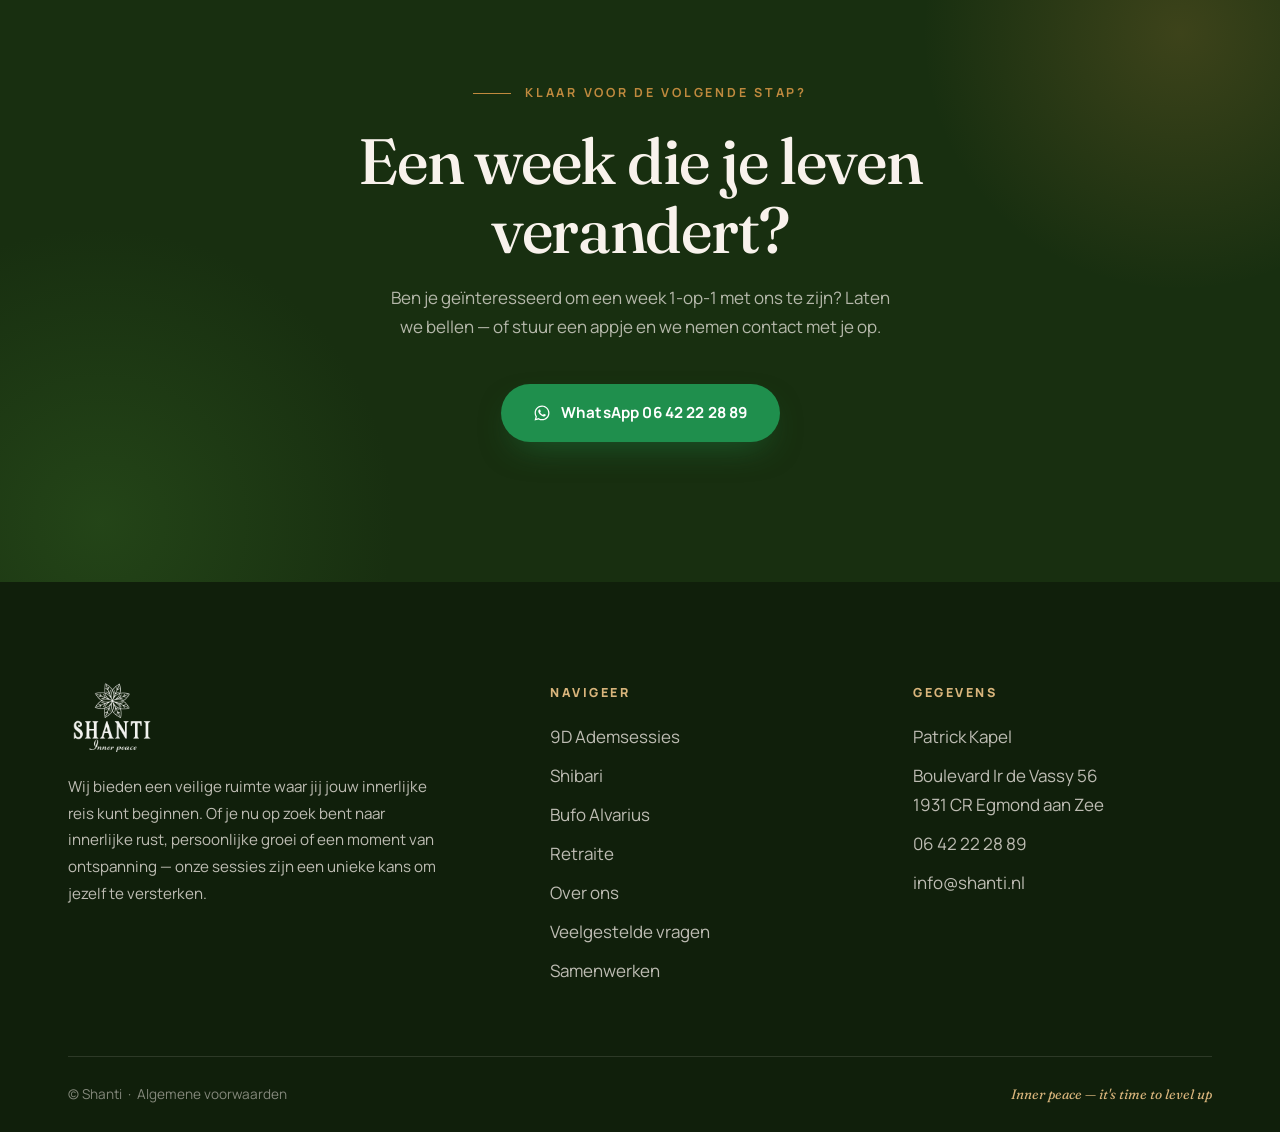
<file: retraite.html>
<!DOCTYPE html>
<html lang="nl">
<head>
  <meta charset="UTF-8">
  <meta name="viewport" content="width=device-width, initial-scale=1.0">
  <title>Retraite op maat — Shanti | In 7 dagen een gigantische upgrade van je leven</title>
  <meta name="description" content="7 dagen 1-op-1 retraite in Egmond aan Zee: vakantie+++. Coaching, ademwerk, wellness, natuur en een nieuw gameplan voor jouw leven.">
  <link rel="icon" type="image/png" href="assets/img/118963-t_a25df9db78f440069de11b33a44d180a-500x500.png">
  <link rel="preconnect" href="https://fonts.googleapis.com">
  <link rel="preconnect" href="https://fonts.gstatic.com" crossorigin>
  <link href="https://fonts.googleapis.com/css2?family=Fraunces:ital,opsz,wght@0,9..144,400;0,9..144,500;0,9..144,600;1,9..144,400;1,9..144,500&family=Manrope:wght@400;600;700;800&display=swap" rel="stylesheet">
  <link rel="stylesheet" href="assets/css/style.css">
</head>
<body>

  <header class="site-header header-on-hero">
    <div class="container-wide">
      <a class="brand" href="index.html" aria-label="Shanti — home">
        <img src="assets/img/phoenix-logo-350x120-2-1.png" alt="Shanti — Inner peace">
      </a>
      <nav class="main-nav" aria-label="Hoofdmenu">
        <a href="index.html">Home</a>
        <a href="9d-ademsessies.html">9D Ademsessies</a>
        <a href="shibari.html">Shibari</a>
        <a href="bufo.html">Bufo</a>
        <a href="retraite.html" class="active">Retraite</a>
        <a href="over-ons.html">Over ons</a>
        <a href="samenwerken.html">Samenwerken</a>
        <a href="contact.html">Contact</a>
      </nav>
      <div class="header-cta">
        <a class="btn btn-whatsapp" href="https://wa.me/31642222889" target="_blank" rel="noopener"><svg viewBox="0 0 24 24" fill="currentColor"><path d="M12.04 2c-5.46 0-9.9 4.44-9.9 9.9 0 1.75.46 3.45 1.32 4.95L2.05 22l5.27-1.38a9.87 9.87 0 0 0 4.72 1.2h.01c5.46 0 9.9-4.44 9.9-9.9 0-2.65-1.03-5.14-2.9-7.01A9.82 9.82 0 0 0 12.04 2zm0 18.15h-.01a8.2 8.2 0 0 1-4.18-1.15l-.3-.18-3.12.82.83-3.04-.2-.31a8.2 8.2 0 0 1-1.26-4.38c0-4.54 3.7-8.23 8.24-8.23 2.2 0 4.27.86 5.82 2.42a8.18 8.18 0 0 1 2.41 5.83c0 4.54-3.7 8.22-8.23 8.22zm4.52-6.16c-.25-.12-1.47-.72-1.69-.81-.23-.08-.39-.12-.56.13-.17.24-.64.8-.78.97-.14.16-.29.18-.54.06-.25-.12-1.05-.39-1.99-1.23-.74-.66-1.23-1.47-1.38-1.72-.14-.25-.02-.38.11-.51.11-.11.25-.29.37-.43.12-.14.17-.25.25-.41.08-.17.04-.31-.02-.43-.06-.12-.56-1.34-.76-1.84-.2-.48-.41-.42-.56-.43h-.48c-.17 0-.43.06-.66.31-.22.25-.86.85-.86 2.07 0 1.22.89 2.4 1.01 2.56.12.17 1.75 2.67 4.23 3.74.59.26 1.05.41 1.41.52.59.19 1.13.16 1.56.1.48-.07 1.47-.6 1.67-1.18.21-.58.21-1.07.15-1.18-.06-.1-.23-.16-.48-.28z"/></svg> WhatsApp</a>
      </div>
      <button class="nav-toggle" aria-label="Menu" aria-expanded="false"><span></span><span></span><span></span></button>
    </div>
  </header>

  <div class="mobile-menu" aria-hidden="true">
    <a class="menu-link" href="index.html"><span class="num">01</span>Home</a>
    <a class="menu-link" href="9d-ademsessies.html"><span class="num">02</span>9D Ademsessies</a>
    <a class="menu-link" href="shibari.html"><span class="num">03</span>Shibari</a>
    <a class="menu-link" href="bufo.html"><span class="num">04</span>Bufo</a>
    <a class="menu-link active" href="retraite.html"><span class="num">05</span>Retraite</a>
    <a class="menu-link" href="over-ons.html"><span class="num">06</span>Over ons</a>
    <a class="menu-link" href="samenwerken.html"><span class="num">07</span>Samenwerken</a>
    <a class="menu-link" href="contact.html"><span class="num">08</span>Contact</a>
    <div class="menu-footer">
      Boulevard Ir de Vassy 56, Egmond aan Zee<br>
      <a href="https://wa.me/31642222889">06 42 22 28 89</a> &nbsp;·&nbsp; <a href="mailto:info@shanti.nl">info@shanti.nl</a>
    </div>
  </div>

  <main>

  <section class="page-hero">
    <div class="hero-media">
      <img src="assets/img/279896795_403924645071031_8912547056482142003_n-1920x500.jpg" alt="">
    </div>
    <div class="hero-overlay"></div>
    <div class="hero-content">
      <div class="container">
        <span class="eyebrow" style="color:var(--gold-soft)" data-reveal>Retraite op maat</span>
        <h1 class="display-xl words">De beste investering is in jezelf</h1>
        <p class="hero-sub" data-reveal>In 7 dagen een gigantische upgrade van je leven — vakantie+++.</p>
      </div>
    </div>
  </section>

  <section class="section">
    <div class="container">
      <div class="split">
        <div>
          <span class="eyebrow" data-reveal>7 dagen 1-op-1</span>
          <h2 class="display-lg" data-reveal>Jouw leven <em class="accent">upgraden</em></h2>
          <p class="lead mt-2" data-reveal>Met een paar aanpassingen en de juiste informatie kun je alles bereiken wat je wilt. Laat ons je helpen om balans te brengen in je leven en een nieuw gameplan te maken waarmee jij jouw droomleven realiseert.</p>
          <p class="mt-2 muted" data-reveal>We inspireren je en geven nieuwe inzichten waardoor je financieel, fysiek, emotioneel en spiritueel sterker wordt. We zoeken naar manieren om jou te motiveren en door te laten zetten, verwijderen negatieve gedachten die je succes in de weg staan, sparren met je en geven handvatten en (business)advies. Zodat jij nieuwe, verse levensenergie en wind mee creëert.</p>
          <p class="mt-2 muted" data-reveal>We helpen je obstakels te overwinnen en successen te behalen: positief denken versterken, zelfvertrouwen opbouwen en stress verminderen. Daarnaast helpen we je bij het stellen van realistische doelen, het behouden van focus en het verhogen van productiviteit.</p>
        </div>
        <div class="split-media">
          <div class="collage" data-reveal="scale">
            <div class="frame frame-main"><img src="assets/img/279896795_403924645071031_8912547056482142003_n-1920x500.jpg" alt="Retraite in Egmond aan Zee" loading="lazy"></div>
            <div class="frame-float"><img src="assets/img/img_7492-800x600-1.jpg" alt="Strand van Egmond aan Zee" loading="lazy"></div>
          </div>
        </div>
      </div>
    </div>
  </section>

  <section class="statement" style="background-image:url('assets/img/313344856_547787597351401_8270023450708389409_n-1920x500-2.jpg')">
    <div class="container">
      <span class="eyebrow" data-reveal>Waarom kiezen voor deze vakantie+++?</span>
      <h2 class="display-lg" data-reveal>Wij hebben deze route al afgelegd en kennen <em class="accent" style="color:var(--gold-soft)">de shortcuts</em></h2>
    </div>
  </section>

  <section class="section bg-cream-2">
    <div class="container">
      <div class="section-head center">
        <span class="eyebrow" data-reveal>Praktisch</span>
        <h2 class="display-lg" data-reveal>De vakantie die je <em class="accent">leven verandert</em></h2>
      </div>
      <div class="split">
        <div>
          <div class="accordion" data-reveal>
            <details open>
              <summary>Wat is inbegrepen? <span class="acc-icon"></span></summary>
              <div class="acc-body"><p>Verblijf in het paradijs: Egmond aan Zee, met oneindige duinen en ons prachtige strand. Overnachtingen in een luxe vakantieappartement of zomerhuis, 1-op-1 begeleiding, coaching en gebruik van wellness.</p><p class="mt-1"><a href="https://www.gelukkigaanzee.nl" target="_blank" rel="noopener" style="color:var(--green);font-weight:700">gelukkigaanzee.nl</a> · <a href="https://www.zomerhuiskust.nl" target="_blank" rel="noopener" style="color:var(--green);font-weight:700">zomerhuiskust.nl</a></p></div>
            </details>
            <details>
              <summary>Wat gaan we doen? <span class="acc-icon"></span></summary>
              <div class="acc-body"><p>Alles is maatwerk, met als doel jou naar een volgend level te tillen. Samen bepalen we waar we deze week aandacht aan geven; we delen zoveel mogelijk van onze kennis. Zie het als een vakantie+++ waar je oplaadt en aan jezelf werkt.</p><p class="mt-1">Activiteiten kunnen zijn: wandelen, fietsen, meditatie, 9D-ademsessies met hypnose, kundalinisessie, chakra healing, sauna, koud water, brainstormen en een gameplan maken, vasten, bufo alvarius, shibari, bodywork, surfen &amp; paragliding.</p></div>
            </details>
            <details>
              <summary>Kan ik met meer personen deelnemen? <span class="acc-icon"></span></summary>
              <div class="acc-body"><p>Ja, dat is mogelijk. Het kan heel mooi zijn om deze dagen te delen met een bekende — en voor anderen is het juist goed om een keer volledig op zichzelf te focussen.</p></div>
            </details>
            <details>
              <summary>Is deze service geschikt voor iedereen? <span class="acc-icon"></span></summary>
              <div class="acc-body"><p>Ja, onze service is geschikt voor iedereen die openstaat voor persoonlijke en spirituele groei en bereid is om actie te ondernemen om zijn of haar leven te verbeteren.</p></div>
            </details>
            <details>
              <summary>Wanneer? <span class="acc-icon"></span></summary>
              <div class="acc-body"><p>Datum in overleg — we starten op een vrijdag of een zaterdag.</p></div>
            </details>
          </div>
        </div>
        <div class="split-media">
          <div>
            <div class="price-cards" data-stagger>
              <div class="price-card">
                <h3>1 dag testen</h3>
                <div class="price">€ 369</div>
                <p>Proef één dag hoe een retraite bij ons voelt.</p>
              </div>
              <div class="price-card featured">
                <h3>7 dagen 1-op-1 retraite</h3>
                <div class="price">€ 1.750</div>
                <p>Voor iedereen die in 2026 boekt. Met 2 personen: € 2.500. Begeleiding in het Nederlands of Engels.</p>
              </div>
            </div>
            <div class="hero-actions mt-3" data-reveal>
              <a class="btn btn-primary" href="contact.html">Is dit iets voor jou? <svg viewBox="0 0 24 24" fill="none" stroke="currentColor" stroke-width="2" stroke-linecap="round" stroke-linejoin="round"><path d="M5 12h14M13 6l6 6-6 6"/></svg></a>
            </div>
          </div>
        </div>
      </div>
    </div>
  </section>

  <section class="section">
    <div class="container">
      <div class="split">
        <div class="split-media">
          <div class="frame frame-tall" data-reveal="scale"><img src="assets/img/patrick_wingsuit-800x600-1.jpg" alt="Patrick in wingsuit" loading="lazy"></div>
        </div>
        <div>
          <span class="eyebrow" data-reveal>Jouw begeleiders</span>
          <h2 class="display-lg" data-reveal>Patrick &amp; <em class="accent">Bastiaan</em></h2>
          <p class="lead mt-2" data-reveal>Vrijheidsstrijders, ondernemers, extreme sporters, oplossingsgericht en out-of-the-box denkers.</p>
          <p class="mt-2 muted" data-reveal>Onze levensmissie: in lijn zijn met onszelf — emotioneel, fysiek, spiritueel en financieel in balans. Als wij in balans zijn, komen we in een staat van zijn waardoor we eigenlijk altijd wind mee hebben. Het is een mix van bewustzijn, een plan, een beetje routine en discipline.</p>
          <p class="mt-2 muted" data-reveal>Hier hebben wij ons de afgelopen 20 jaar succesvol mee beziggehouden. Nu is onze nieuwe missie: zorgen dat anderen ook in lijn zijn. Wij willen jou helpen te verbinden met jezelf en je onderbewustzijn — en jou hoger laten vliegen.</p>
        </div>
      </div>
    </div>
  </section>

  <section class="section bg-green on-dark section-tight">
    <div class="container">
      <div class="quote-featured" data-reveal>
        <blockquote>"In die paar dagen kreeg ik ineens 10 jaar aan waardevolle inzichten te verwerken. Drie maanden later had ik ontslag genomen bij de bank. Het is bizar hoe een korte, krachtige onderbreking van je routine je leven compleet kan transformeren."</blockquote>
        <div class="quote-author"><img src="assets/img/joram-120x120.png" alt="Joram">Joram — na zijn week in Egmond</div>
      </div>
    </div>
  </section>

  <section class="cta-band on-dark">
    <div class="container">
      <span class="eyebrow" data-reveal>Klaar voor de volgende stap?</span>
      <h2 class="display-lg" data-reveal>Een week die je leven verandert?</h2>
      <p data-reveal>Ben je geïnteresseerd om een week 1-op-1 met ons te zijn? Laten we bellen — of stuur een appje en we nemen contact met je op.</p>
      <div class="hero-actions mt-3" data-reveal>
        <a class="btn btn-whatsapp" href="https://wa.me/31642222889" target="_blank" rel="noopener"><svg viewBox="0 0 24 24" fill="currentColor"><path d="M12.04 2c-5.46 0-9.9 4.44-9.9 9.9 0 1.75.46 3.45 1.32 4.95L2.05 22l5.27-1.38a9.87 9.87 0 0 0 4.72 1.2h.01c5.46 0 9.9-4.44 9.9-9.9 0-2.65-1.03-5.14-2.9-7.01A9.82 9.82 0 0 0 12.04 2zm0 18.15h-.01a8.2 8.2 0 0 1-4.18-1.15l-.3-.18-3.12.82.83-3.04-.2-.31a8.2 8.2 0 0 1-1.26-4.38c0-4.54 3.7-8.23 8.24-8.23 2.2 0 4.27.86 5.82 2.42a8.18 8.18 0 0 1 2.41 5.83c0 4.54-3.7 8.22-8.23 8.22zm4.52-6.16c-.25-.12-1.47-.72-1.69-.81-.23-.08-.39-.12-.56.13-.17.24-.64.8-.78.97-.14.16-.29.18-.54.06-.25-.12-1.05-.39-1.99-1.23-.74-.66-1.23-1.47-1.38-1.72-.14-.25-.02-.38.11-.51.11-.11.25-.29.37-.43.12-.14.17-.25.25-.41.08-.17.04-.31-.02-.43-.06-.12-.56-1.34-.76-1.84-.2-.48-.41-.42-.56-.43h-.48c-.17 0-.43.06-.66.31-.22.25-.86.85-.86 2.07 0 1.22.89 2.4 1.01 2.56.12.17 1.75 2.67 4.23 3.74.59.26 1.05.41 1.41.52.59.19 1.13.16 1.56.1.48-.07 1.47-.6 1.67-1.18.21-.58.21-1.07.15-1.18-.06-.1-.23-.16-.48-.28z"/></svg> WhatsApp 06 42 22 28 89</a>

      </div>
    </div>
  </section>

  </main>

  <footer class="site-footer">
    <div class="container">
      <div class="footer-grid">
        <div>
          <a class="brand" href="index.html"><img src="assets/img/phoenix-logo-350x120-2-1.png" alt="Shanti"></a>
          <p class="footer-mission">Wij bieden een veilige ruimte waar jij jouw innerlijke reis kunt beginnen. Of je nu op zoek bent naar innerlijke rust, persoonlijke groei of een moment van ontspanning — onze sessies zijn een unieke kans om jezelf te versterken.</p>
        </div>
        <div>
          <h4>Navigeer</h4>
          <ul>
            <li><a href="9d-ademsessies.html">9D Ademsessies</a></li>
            <li><a href="shibari.html">Shibari</a></li>
            <li><a href="bufo.html">Bufo Alvarius</a></li>
            <li><a href="retraite.html">Retraite</a></li>
            <li><a href="over-ons.html">Over ons</a></li>
            <li><a href="faq.html">Veelgestelde vragen</a></li>
            <li><a href="samenwerken.html">Samenwerken</a></li>
          </ul>
        </div>
        <div>
          <h4>Gegevens</h4>
          <ul>
            <li>Patrick Kapel</li>
            <li>Boulevard Ir de Vassy 56<br>1931 CR Egmond aan Zee</li>
            <li><a href="tel:+31642222889">06 42 22 28 89</a></li>
            <li><a href="mailto:info@shanti.nl">info@shanti.nl</a></li>
          </ul>
        </div>
      </div>
      <div class="footer-bottom">
        <span>© Shanti &nbsp;·&nbsp; <a href="assets/docs/algemene-voorwaarden.pdf" target="_blank" rel="noopener">Algemene voorwaarden</a></span>
        <span class="footer-tagline">Inner peace — it's time to level up</span>
      </div>
    </div>
  </footer>

  <a class="wa-float" href="https://wa.me/31642222889" target="_blank" rel="noopener" aria-label="WhatsApp ons"><svg viewBox="0 0 24 24" fill="currentColor"><path d="M12.04 2c-5.46 0-9.9 4.44-9.9 9.9 0 1.75.46 3.45 1.32 4.95L2.05 22l5.27-1.38a9.87 9.87 0 0 0 4.72 1.2h.01c5.46 0 9.9-4.44 9.9-9.9 0-2.65-1.03-5.14-2.9-7.01A9.82 9.82 0 0 0 12.04 2zm0 18.15h-.01a8.2 8.2 0 0 1-4.18-1.15l-.3-.18-3.12.82.83-3.04-.2-.31a8.2 8.2 0 0 1-1.26-4.38c0-4.54 3.7-8.23 8.24-8.23 2.2 0 4.27.86 5.82 2.42a8.18 8.18 0 0 1 2.41 5.83c0 4.54-3.7 8.22-8.23 8.22zm4.52-6.16c-.25-.12-1.47-.72-1.69-.81-.23-.08-.39-.12-.56.13-.17.24-.64.8-.78.97-.14.16-.29.18-.54.06-.25-.12-1.05-.39-1.99-1.23-.74-.66-1.23-1.47-1.38-1.72-.14-.25-.02-.38.11-.51.11-.11.25-.29.37-.43.12-.14.17-.25.25-.41.08-.17.04-.31-.02-.43-.06-.12-.56-1.34-.76-1.84-.2-.48-.41-.42-.56-.43h-.48c-.17 0-.43.06-.66.31-.22.25-.86.85-.86 2.07 0 1.22.89 2.4 1.01 2.56.12.17 1.75 2.67 4.23 3.74.59.26 1.05.41 1.41.52.59.19 1.13.16 1.56.1.48-.07 1.47-.6 1.67-1.18.21-.58.21-1.07.15-1.18-.06-.1-.23-.16-.48-.28z"/></svg></a>

  <script src="assets/js/main.js"></script>
</body>
</html>
</file>
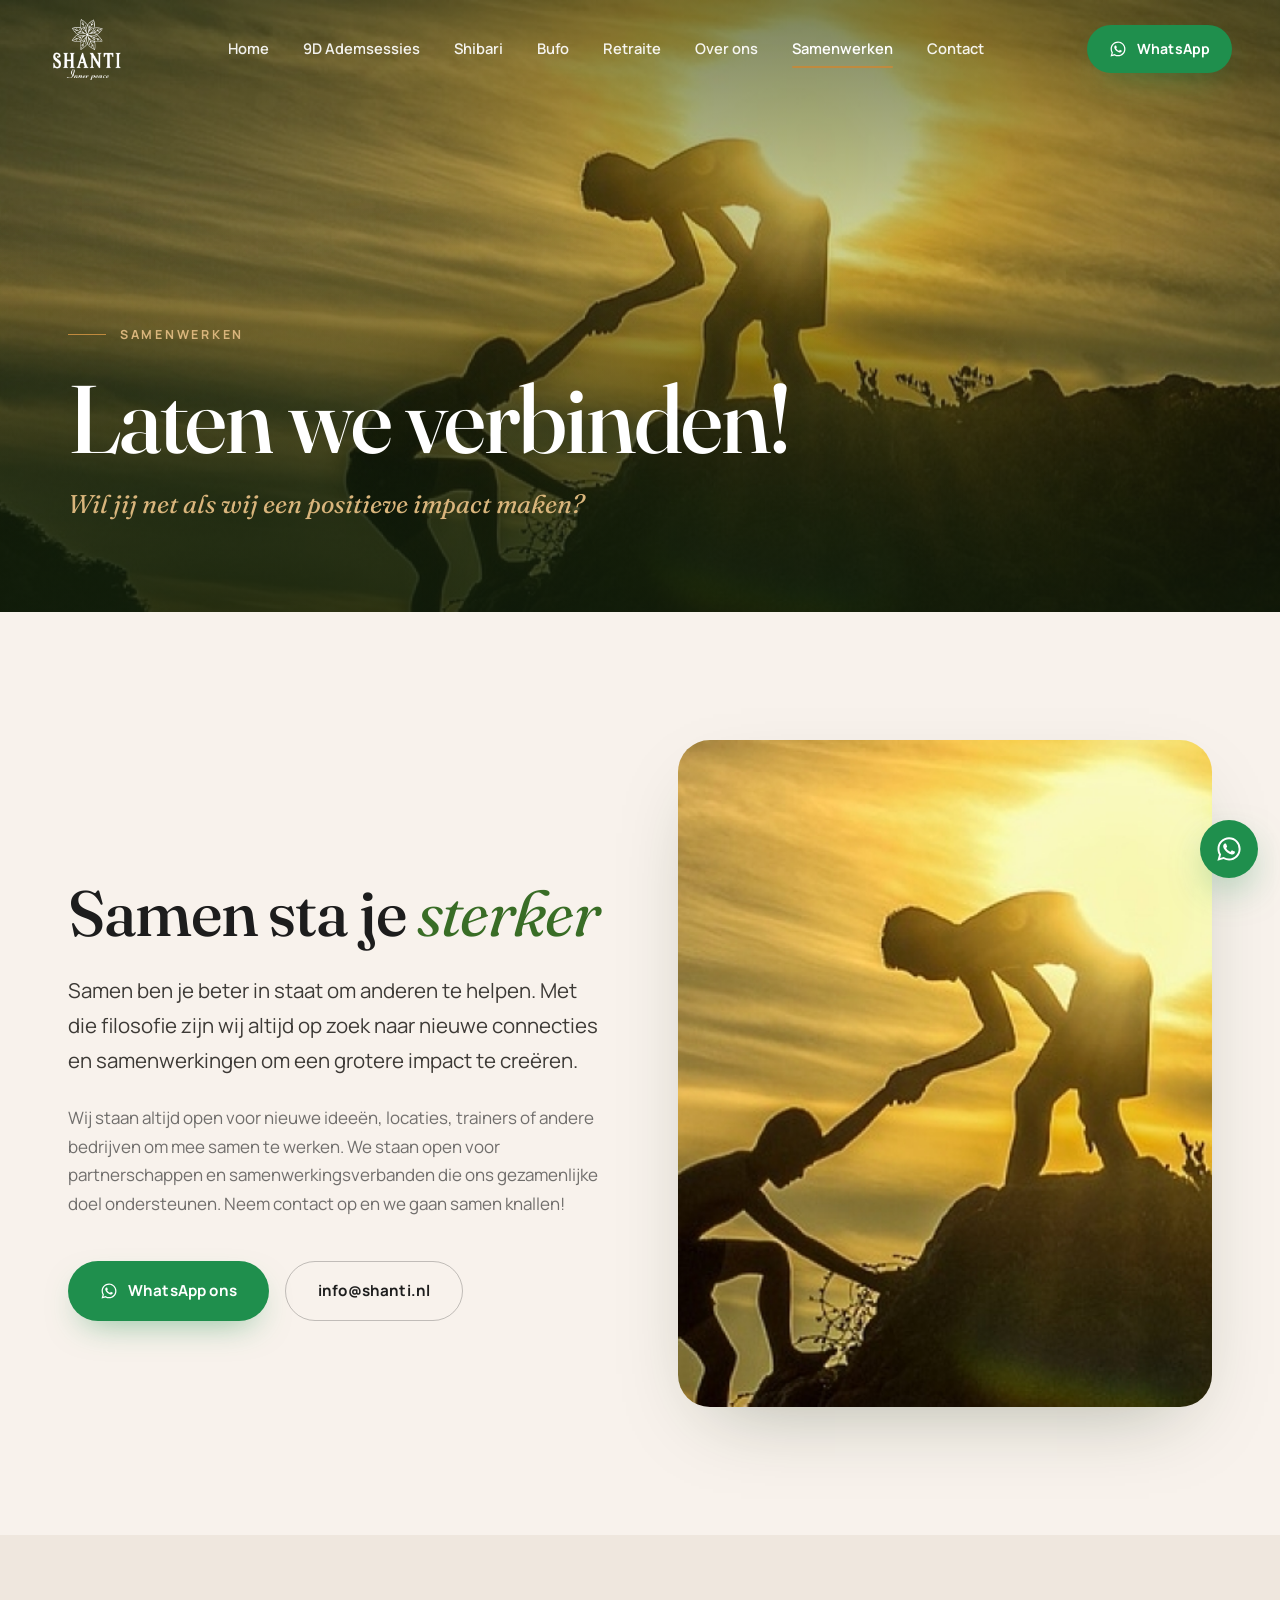
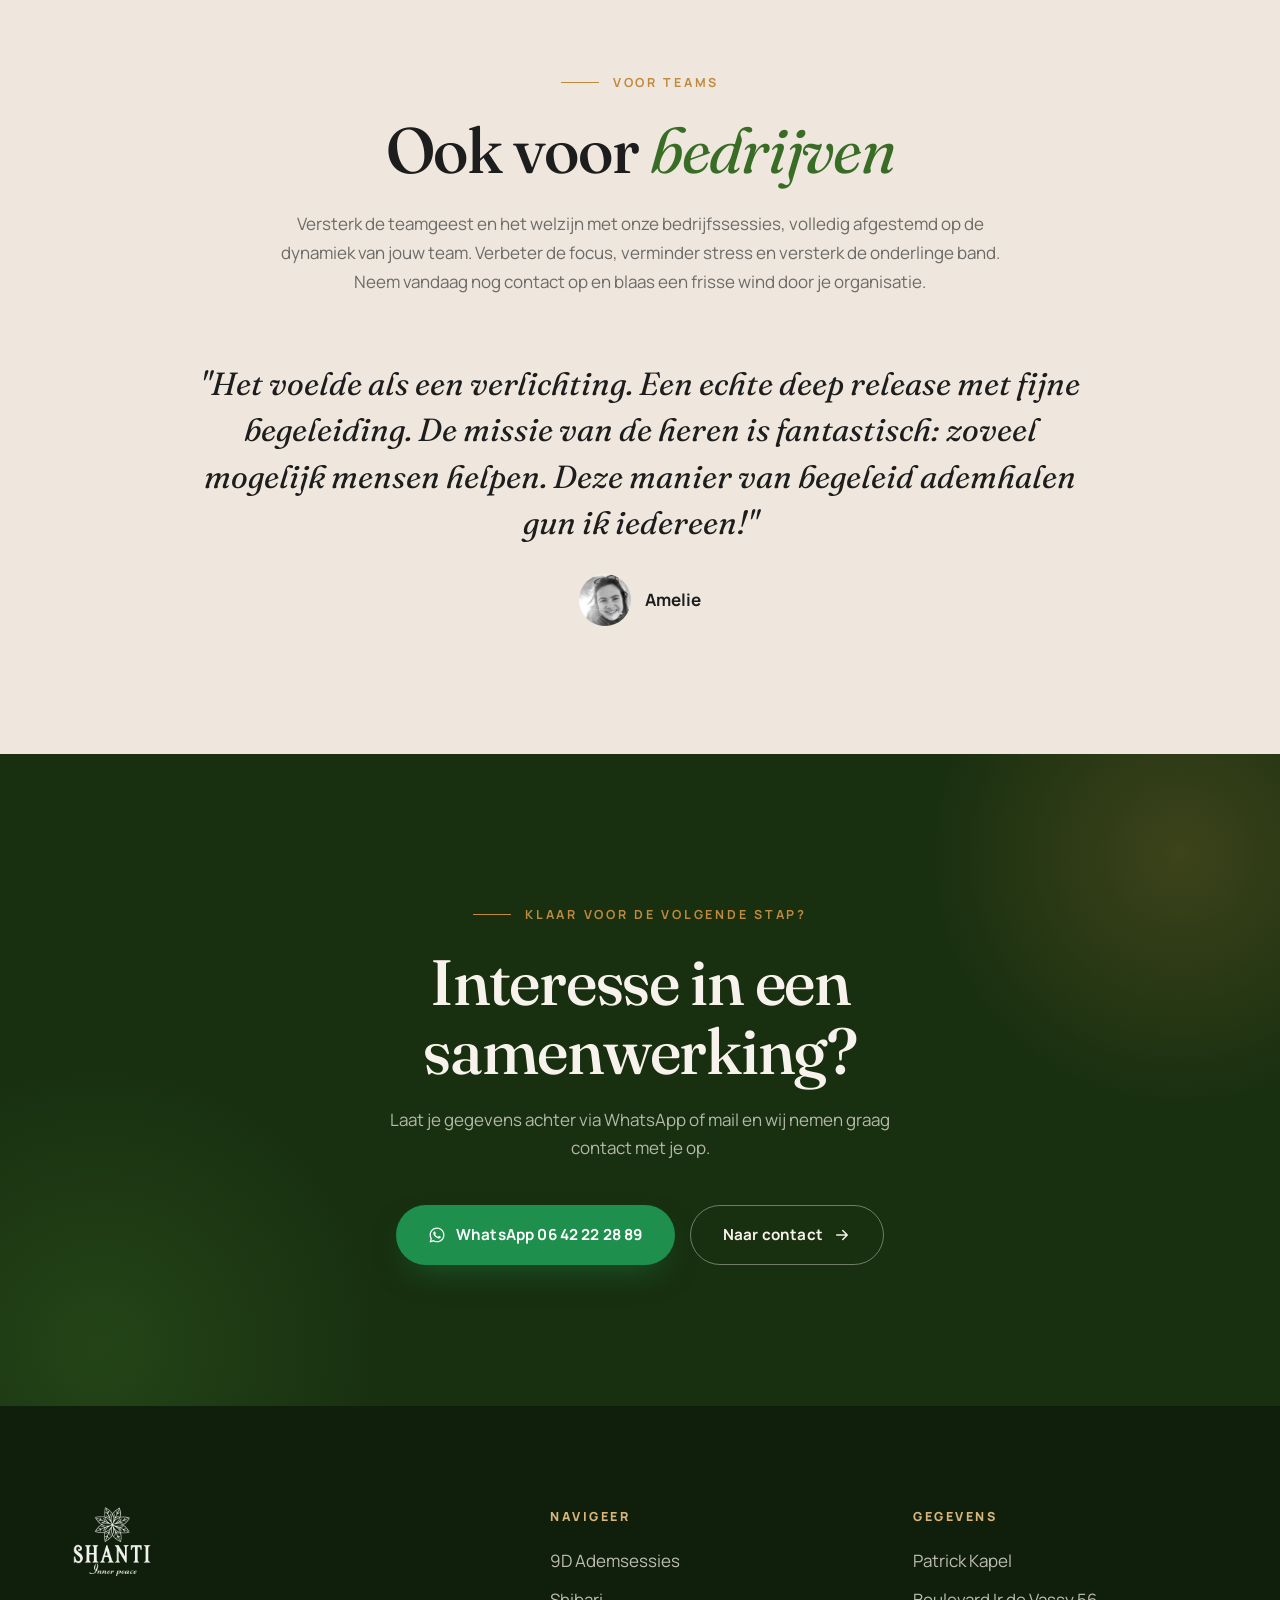
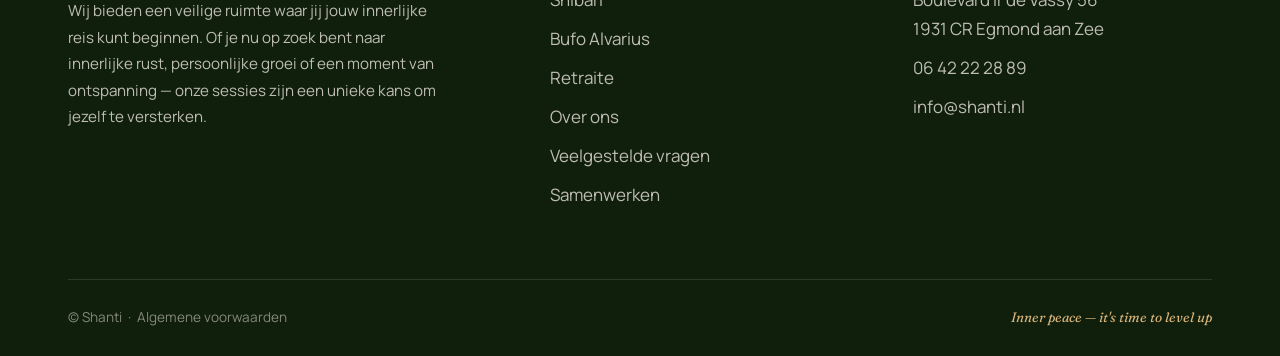
<file: samenwerken.html>
<!DOCTYPE html>
<html lang="nl">
<head>
  <meta charset="UTF-8">
  <meta name="viewport" content="width=device-width, initial-scale=1.0">
  <title>Samenwerken — Shanti | Laten we verbinden</title>
  <meta name="description" content="Wil jij net als wij een positieve impact maken? Shanti staat open voor nieuwe ideeën, locaties, trainers en bedrijven om mee samen te werken.">
  <link rel="icon" type="image/png" href="assets/img/118963-t_a25df9db78f440069de11b33a44d180a-500x500.png">
  <link rel="preconnect" href="https://fonts.googleapis.com">
  <link rel="preconnect" href="https://fonts.gstatic.com" crossorigin>
  <link href="https://fonts.googleapis.com/css2?family=Fraunces:ital,opsz,wght@0,9..144,400;0,9..144,500;0,9..144,600;1,9..144,400;1,9..144,500&family=Manrope:wght@400;600;700;800&display=swap" rel="stylesheet">
  <link rel="stylesheet" href="assets/css/style.css">
</head>
<body>

  <header class="site-header header-on-hero">
    <div class="container-wide">
      <a class="brand" href="index.html" aria-label="Shanti — home">
        <img src="assets/img/phoenix-logo-350x120-2-1.png" alt="Shanti — Inner peace">
      </a>
      <nav class="main-nav" aria-label="Hoofdmenu">
        <a href="index.html">Home</a>
        <a href="9d-ademsessies.html">9D Ademsessies</a>
        <a href="shibari.html">Shibari</a>
        <a href="bufo.html">Bufo</a>
        <a href="retraite.html">Retraite</a>
        <a href="over-ons.html">Over ons</a>
        <a href="samenwerken.html" class="active">Samenwerken</a>
        <a href="contact.html">Contact</a>
      </nav>
      <div class="header-cta">
        <a class="btn btn-whatsapp" href="https://wa.me/31642222889" target="_blank" rel="noopener"><svg viewBox="0 0 24 24" fill="currentColor"><path d="M12.04 2c-5.46 0-9.9 4.44-9.9 9.9 0 1.75.46 3.45 1.32 4.95L2.05 22l5.27-1.38a9.87 9.87 0 0 0 4.72 1.2h.01c5.46 0 9.9-4.44 9.9-9.9 0-2.65-1.03-5.14-2.9-7.01A9.82 9.82 0 0 0 12.04 2zm0 18.15h-.01a8.2 8.2 0 0 1-4.18-1.15l-.3-.18-3.12.82.83-3.04-.2-.31a8.2 8.2 0 0 1-1.26-4.38c0-4.54 3.7-8.23 8.24-8.23 2.2 0 4.27.86 5.82 2.42a8.18 8.18 0 0 1 2.41 5.83c0 4.54-3.7 8.22-8.23 8.22zm4.52-6.16c-.25-.12-1.47-.72-1.69-.81-.23-.08-.39-.12-.56.13-.17.24-.64.8-.78.97-.14.16-.29.18-.54.06-.25-.12-1.05-.39-1.99-1.23-.74-.66-1.23-1.47-1.38-1.72-.14-.25-.02-.38.11-.51.11-.11.25-.29.37-.43.12-.14.17-.25.25-.41.08-.17.04-.31-.02-.43-.06-.12-.56-1.34-.76-1.84-.2-.48-.41-.42-.56-.43h-.48c-.17 0-.43.06-.66.31-.22.25-.86.85-.86 2.07 0 1.22.89 2.4 1.01 2.56.12.17 1.75 2.67 4.23 3.74.59.26 1.05.41 1.41.52.59.19 1.13.16 1.56.1.48-.07 1.47-.6 1.67-1.18.21-.58.21-1.07.15-1.18-.06-.1-.23-.16-.48-.28z"/></svg> WhatsApp</a>
      </div>
      <button class="nav-toggle" aria-label="Menu" aria-expanded="false"><span></span><span></span><span></span></button>
    </div>
  </header>

  <div class="mobile-menu" aria-hidden="true">
    <a class="menu-link" href="index.html"><span class="num">01</span>Home</a>
    <a class="menu-link" href="9d-ademsessies.html"><span class="num">02</span>9D Ademsessies</a>
    <a class="menu-link" href="shibari.html"><span class="num">03</span>Shibari</a>
    <a class="menu-link" href="bufo.html"><span class="num">04</span>Bufo</a>
    <a class="menu-link" href="retraite.html"><span class="num">05</span>Retraite</a>
    <a class="menu-link" href="over-ons.html"><span class="num">06</span>Over ons</a>
    <a class="menu-link active" href="samenwerken.html"><span class="num">07</span>Samenwerken</a>
    <a class="menu-link" href="contact.html"><span class="num">08</span>Contact</a>
    <div class="menu-footer">
      Boulevard Ir de Vassy 56, Egmond aan Zee<br>
      <a href="https://wa.me/31642222889">06 42 22 28 89</a> &nbsp;·&nbsp; <a href="mailto:info@shanti.nl">info@shanti.nl</a>
    </div>
  </div>

  <main>

  <section class="page-hero">
    <div class="hero-media">
      <img src="assets/img/natuur-1920x500.jpg" alt="">
    </div>
    <div class="hero-overlay"></div>
    <div class="hero-content">
      <div class="container">
        <span class="eyebrow" style="color:var(--gold-soft)" data-reveal>Samenwerken</span>
        <h1 class="display-xl words">Laten we verbinden!</h1>
        <p class="hero-sub" data-reveal>Wil jij net als wij een positieve impact maken?</p>
      </div>
    </div>
  </section>

  <section class="section">
    <div class="container">
      <div class="split">
        <div>
          <span class="eyebrow" data-reveal>Partnerschappen</span>
          <h2 class="display-lg" data-reveal>Samen sta je <em class="accent">sterker</em></h2>
          <p class="lead mt-2" data-reveal>Samen ben je beter in staat om anderen te helpen. Met die filosofie zijn wij altijd op zoek naar nieuwe connecties en samenwerkingen om een grotere impact te creëren.</p>
          <p class="mt-2 muted" data-reveal>Wij staan altijd open voor nieuwe ideeën, locaties, trainers of andere bedrijven om mee samen te werken. We staan open voor partnerschappen en samenwerkingsverbanden die ons gezamenlijke doel ondersteunen. Neem contact op en we gaan samen knallen!</p>
          <div class="hero-actions mt-3" data-reveal>
            <a class="btn btn-whatsapp" href="https://wa.me/31642222889" target="_blank" rel="noopener"><svg viewBox="0 0 24 24" fill="currentColor"><path d="M12.04 2c-5.46 0-9.9 4.44-9.9 9.9 0 1.75.46 3.45 1.32 4.95L2.05 22l5.27-1.38a9.87 9.87 0 0 0 4.72 1.2h.01c5.46 0 9.9-4.44 9.9-9.9 0-2.65-1.03-5.14-2.9-7.01A9.82 9.82 0 0 0 12.04 2zm0 18.15h-.01a8.2 8.2 0 0 1-4.18-1.15l-.3-.18-3.12.82.83-3.04-.2-.31a8.2 8.2 0 0 1-1.26-4.38c0-4.54 3.7-8.23 8.24-8.23 2.2 0 4.27.86 5.82 2.42a8.18 8.18 0 0 1 2.41 5.83c0 4.54-3.7 8.22-8.23 8.22zm4.52-6.16c-.25-.12-1.47-.72-1.69-.81-.23-.08-.39-.12-.56.13-.17.24-.64.8-.78.97-.14.16-.29.18-.54.06-.25-.12-1.05-.39-1.99-1.23-.74-.66-1.23-1.47-1.38-1.72-.14-.25-.02-.38.11-.51.11-.11.25-.29.37-.43.12-.14.17-.25.25-.41.08-.17.04-.31-.02-.43-.06-.12-.56-1.34-.76-1.84-.2-.48-.41-.42-.56-.43h-.48c-.17 0-.43.06-.66.31-.22.25-.86.85-.86 2.07 0 1.22.89 2.4 1.01 2.56.12.17 1.75 2.67 4.23 3.74.59.26 1.05.41 1.41.52.59.19 1.13.16 1.56.1.48-.07 1.47-.6 1.67-1.18.21-.58.21-1.07.15-1.18-.06-.1-.23-.16-.48-.28z"/></svg> WhatsApp ons</a>
            <a class="btn btn-outline" href="mailto:info@shanti.nl">info@shanti.nl</a>
          </div>
        </div>
        <div class="split-media">
          <div class="frame frame-tall" data-reveal="scale"><img src="assets/img/natuur-1920x500.jpg" alt="Samenwerken met Shanti" loading="lazy"></div>
        </div>
      </div>
    </div>
  </section>

  <section class="section bg-cream-2">
    <div class="container">
      <div class="section-head center">
        <span class="eyebrow" data-reveal>Voor teams</span>
        <h2 class="display-lg" data-reveal>Ook voor <em class="accent">bedrijven</em></h2>
        <p class="mt-2 muted" data-reveal>Versterk de teamgeest en het welzijn met onze bedrijfssessies, volledig afgestemd op de dynamiek van jouw team. Verbeter de focus, verminder stress en versterk de onderlinge band. Neem vandaag nog contact op en blaas een frisse wind door je organisatie.</p>
      </div>
      <div class="quote-featured" data-reveal>
        <blockquote>"Het voelde als een verlichting. Een echte deep release met fijne begeleiding. De missie van de heren is fantastisch: zoveel mogelijk mensen helpen. Deze manier van begeleid ademhalen gun ik iedereen!"</blockquote>
        <div class="quote-author"><img src="assets/img/amelie-120x120.jpg" alt="Amelie">Amelie</div>
      </div>
    </div>
  </section>

  <section class="cta-band on-dark">
    <div class="container">
      <span class="eyebrow" data-reveal>Klaar voor de volgende stap?</span>
      <h2 class="display-lg" data-reveal>Interesse in een samenwerking?</h2>
      <p data-reveal>Laat je gegevens achter via WhatsApp of mail en wij nemen graag contact met je op.</p>
      <div class="hero-actions mt-3" data-reveal>
        <a class="btn btn-whatsapp" href="https://wa.me/31642222889" target="_blank" rel="noopener"><svg viewBox="0 0 24 24" fill="currentColor"><path d="M12.04 2c-5.46 0-9.9 4.44-9.9 9.9 0 1.75.46 3.45 1.32 4.95L2.05 22l5.27-1.38a9.87 9.87 0 0 0 4.72 1.2h.01c5.46 0 9.9-4.44 9.9-9.9 0-2.65-1.03-5.14-2.9-7.01A9.82 9.82 0 0 0 12.04 2zm0 18.15h-.01a8.2 8.2 0 0 1-4.18-1.15l-.3-.18-3.12.82.83-3.04-.2-.31a8.2 8.2 0 0 1-1.26-4.38c0-4.54 3.7-8.23 8.24-8.23 2.2 0 4.27.86 5.82 2.42a8.18 8.18 0 0 1 2.41 5.83c0 4.54-3.7 8.22-8.23 8.22zm4.52-6.16c-.25-.12-1.47-.72-1.69-.81-.23-.08-.39-.12-.56.13-.17.24-.64.8-.78.97-.14.16-.29.18-.54.06-.25-.12-1.05-.39-1.99-1.23-.74-.66-1.23-1.47-1.38-1.72-.14-.25-.02-.38.11-.51.11-.11.25-.29.37-.43.12-.14.17-.25.25-.41.08-.17.04-.31-.02-.43-.06-.12-.56-1.34-.76-1.84-.2-.48-.41-.42-.56-.43h-.48c-.17 0-.43.06-.66.31-.22.25-.86.85-.86 2.07 0 1.22.89 2.4 1.01 2.56.12.17 1.75 2.67 4.23 3.74.59.26 1.05.41 1.41.52.59.19 1.13.16 1.56.1.48-.07 1.47-.6 1.67-1.18.21-.58.21-1.07.15-1.18-.06-.1-.23-.16-.48-.28z"/></svg> WhatsApp 06 42 22 28 89</a>
<a class="btn btn-outline" href="contact.html">Naar contact <svg viewBox="0 0 24 24" fill="none" stroke="currentColor" stroke-width="2" stroke-linecap="round" stroke-linejoin="round"><path d="M5 12h14M13 6l6 6-6 6"/></svg></a>

      </div>
    </div>
  </section>

  </main>

  <footer class="site-footer">
    <div class="container">
      <div class="footer-grid">
        <div>
          <a class="brand" href="index.html"><img src="assets/img/phoenix-logo-350x120-2-1.png" alt="Shanti"></a>
          <p class="footer-mission">Wij bieden een veilige ruimte waar jij jouw innerlijke reis kunt beginnen. Of je nu op zoek bent naar innerlijke rust, persoonlijke groei of een moment van ontspanning — onze sessies zijn een unieke kans om jezelf te versterken.</p>
        </div>
        <div>
          <h4>Navigeer</h4>
          <ul>
            <li><a href="9d-ademsessies.html">9D Ademsessies</a></li>
            <li><a href="shibari.html">Shibari</a></li>
            <li><a href="bufo.html">Bufo Alvarius</a></li>
            <li><a href="retraite.html">Retraite</a></li>
            <li><a href="over-ons.html">Over ons</a></li>
            <li><a href="faq.html">Veelgestelde vragen</a></li>
            <li><a href="samenwerken.html">Samenwerken</a></li>
          </ul>
        </div>
        <div>
          <h4>Gegevens</h4>
          <ul>
            <li>Patrick Kapel</li>
            <li>Boulevard Ir de Vassy 56<br>1931 CR Egmond aan Zee</li>
            <li><a href="tel:+31642222889">06 42 22 28 89</a></li>
            <li><a href="mailto:info@shanti.nl">info@shanti.nl</a></li>
          </ul>
        </div>
      </div>
      <div class="footer-bottom">
        <span>© Shanti &nbsp;·&nbsp; <a href="assets/docs/algemene-voorwaarden.pdf" target="_blank" rel="noopener">Algemene voorwaarden</a></span>
        <span class="footer-tagline">Inner peace — it's time to level up</span>
      </div>
    </div>
  </footer>

  <a class="wa-float" href="https://wa.me/31642222889" target="_blank" rel="noopener" aria-label="WhatsApp ons"><svg viewBox="0 0 24 24" fill="currentColor"><path d="M12.04 2c-5.46 0-9.9 4.44-9.9 9.9 0 1.75.46 3.45 1.32 4.95L2.05 22l5.27-1.38a9.87 9.87 0 0 0 4.72 1.2h.01c5.46 0 9.9-4.44 9.9-9.9 0-2.65-1.03-5.14-2.9-7.01A9.82 9.82 0 0 0 12.04 2zm0 18.15h-.01a8.2 8.2 0 0 1-4.18-1.15l-.3-.18-3.12.82.83-3.04-.2-.31a8.2 8.2 0 0 1-1.26-4.38c0-4.54 3.7-8.23 8.24-8.23 2.2 0 4.27.86 5.82 2.42a8.18 8.18 0 0 1 2.41 5.83c0 4.54-3.7 8.22-8.23 8.22zm4.52-6.16c-.25-.12-1.47-.72-1.69-.81-.23-.08-.39-.12-.56.13-.17.24-.64.8-.78.97-.14.16-.29.18-.54.06-.25-.12-1.05-.39-1.99-1.23-.74-.66-1.23-1.47-1.38-1.72-.14-.25-.02-.38.11-.51.11-.11.25-.29.37-.43.12-.14.17-.25.25-.41.08-.17.04-.31-.02-.43-.06-.12-.56-1.34-.76-1.84-.2-.48-.41-.42-.56-.43h-.48c-.17 0-.43.06-.66.31-.22.25-.86.85-.86 2.07 0 1.22.89 2.4 1.01 2.56.12.17 1.75 2.67 4.23 3.74.59.26 1.05.41 1.41.52.59.19 1.13.16 1.56.1.48-.07 1.47-.6 1.67-1.18.21-.58.21-1.07.15-1.18-.06-.1-.23-.16-.48-.28z"/></svg></a>

  <script src="assets/js/main.js"></script>
</body>
</html>
</file>
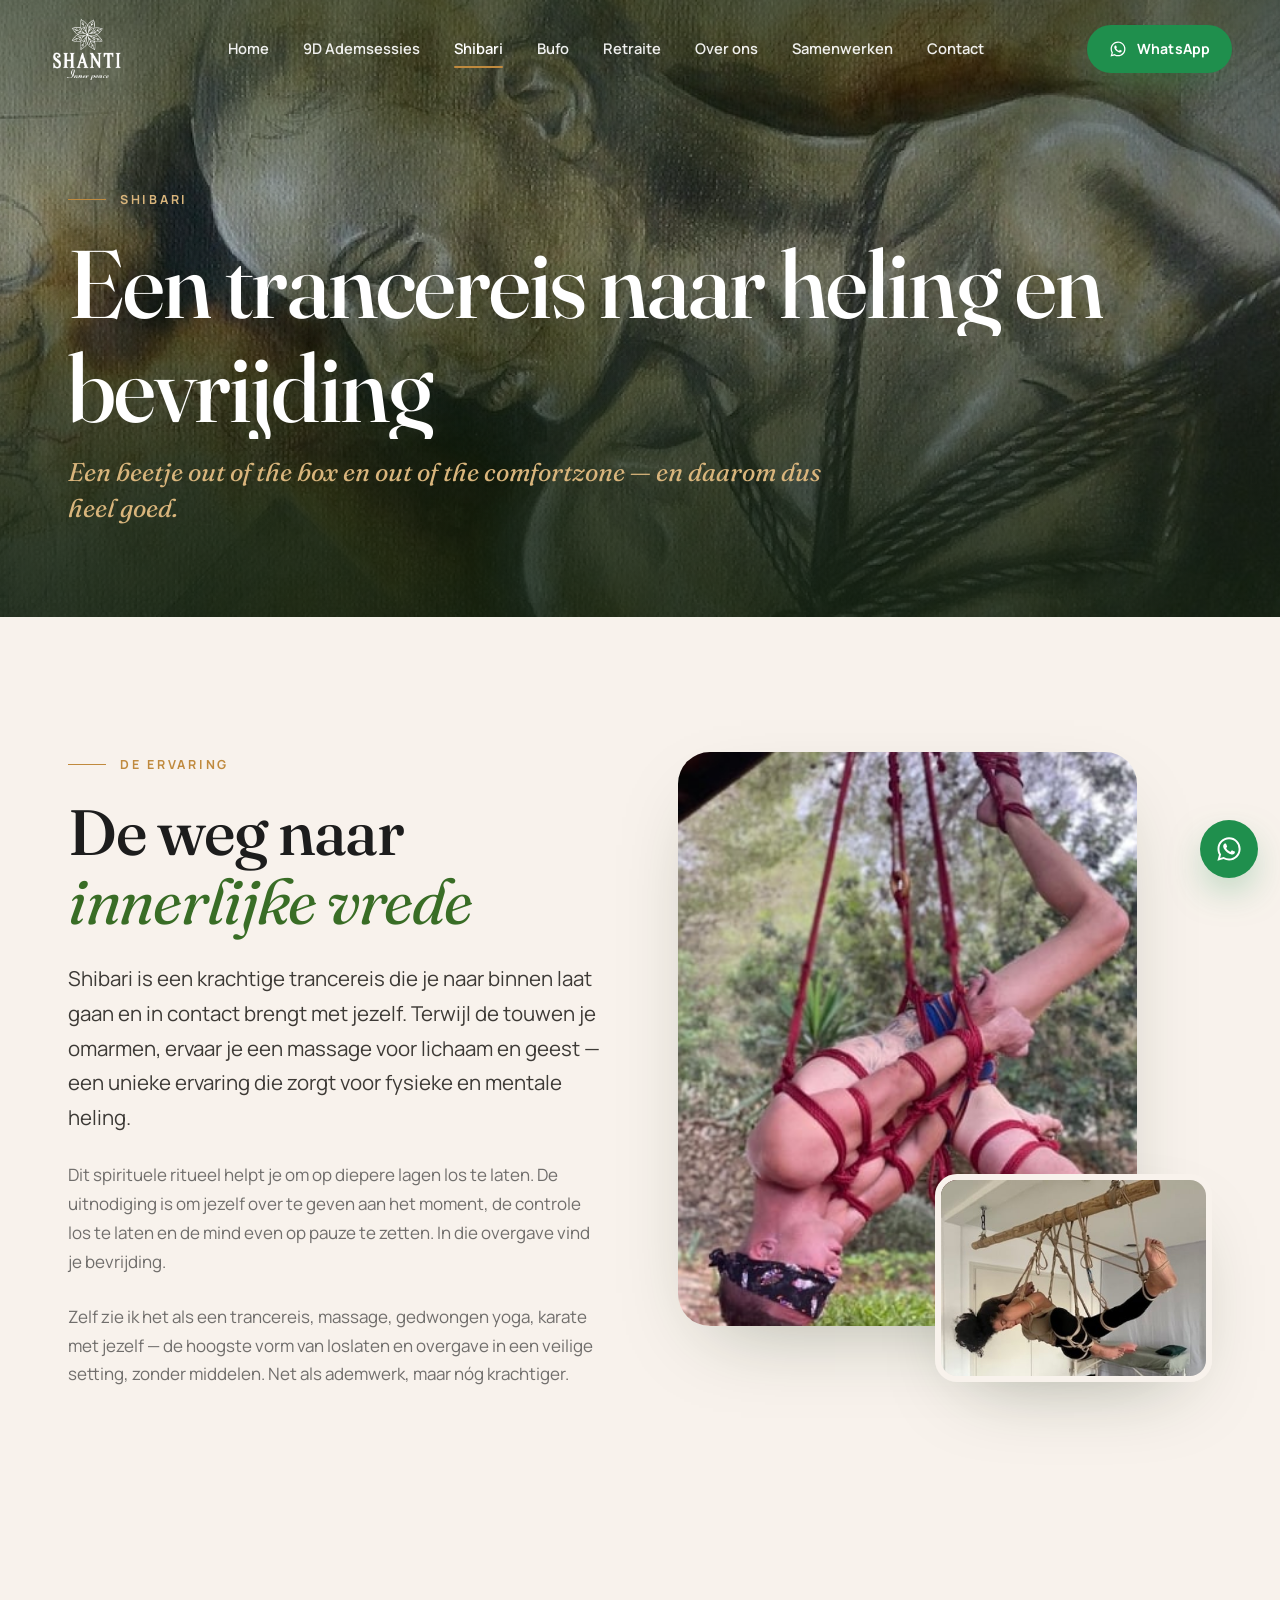
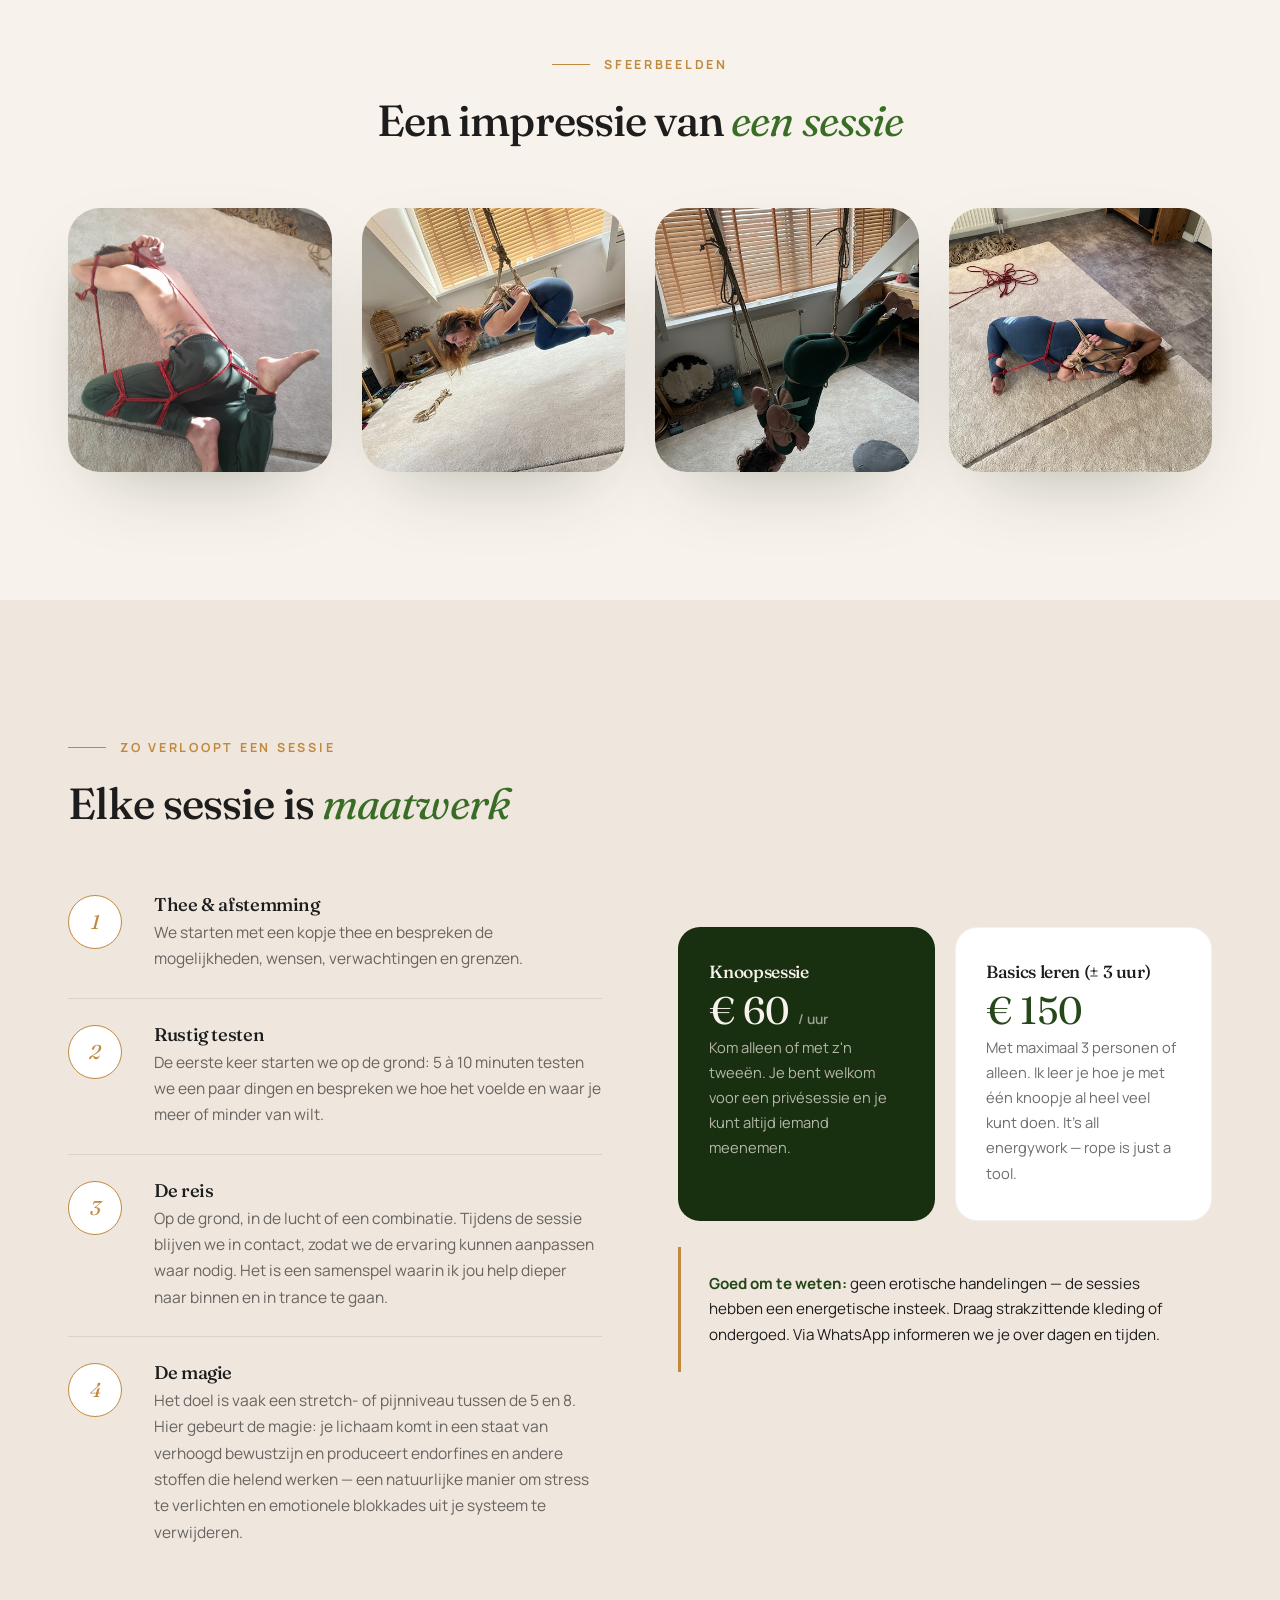
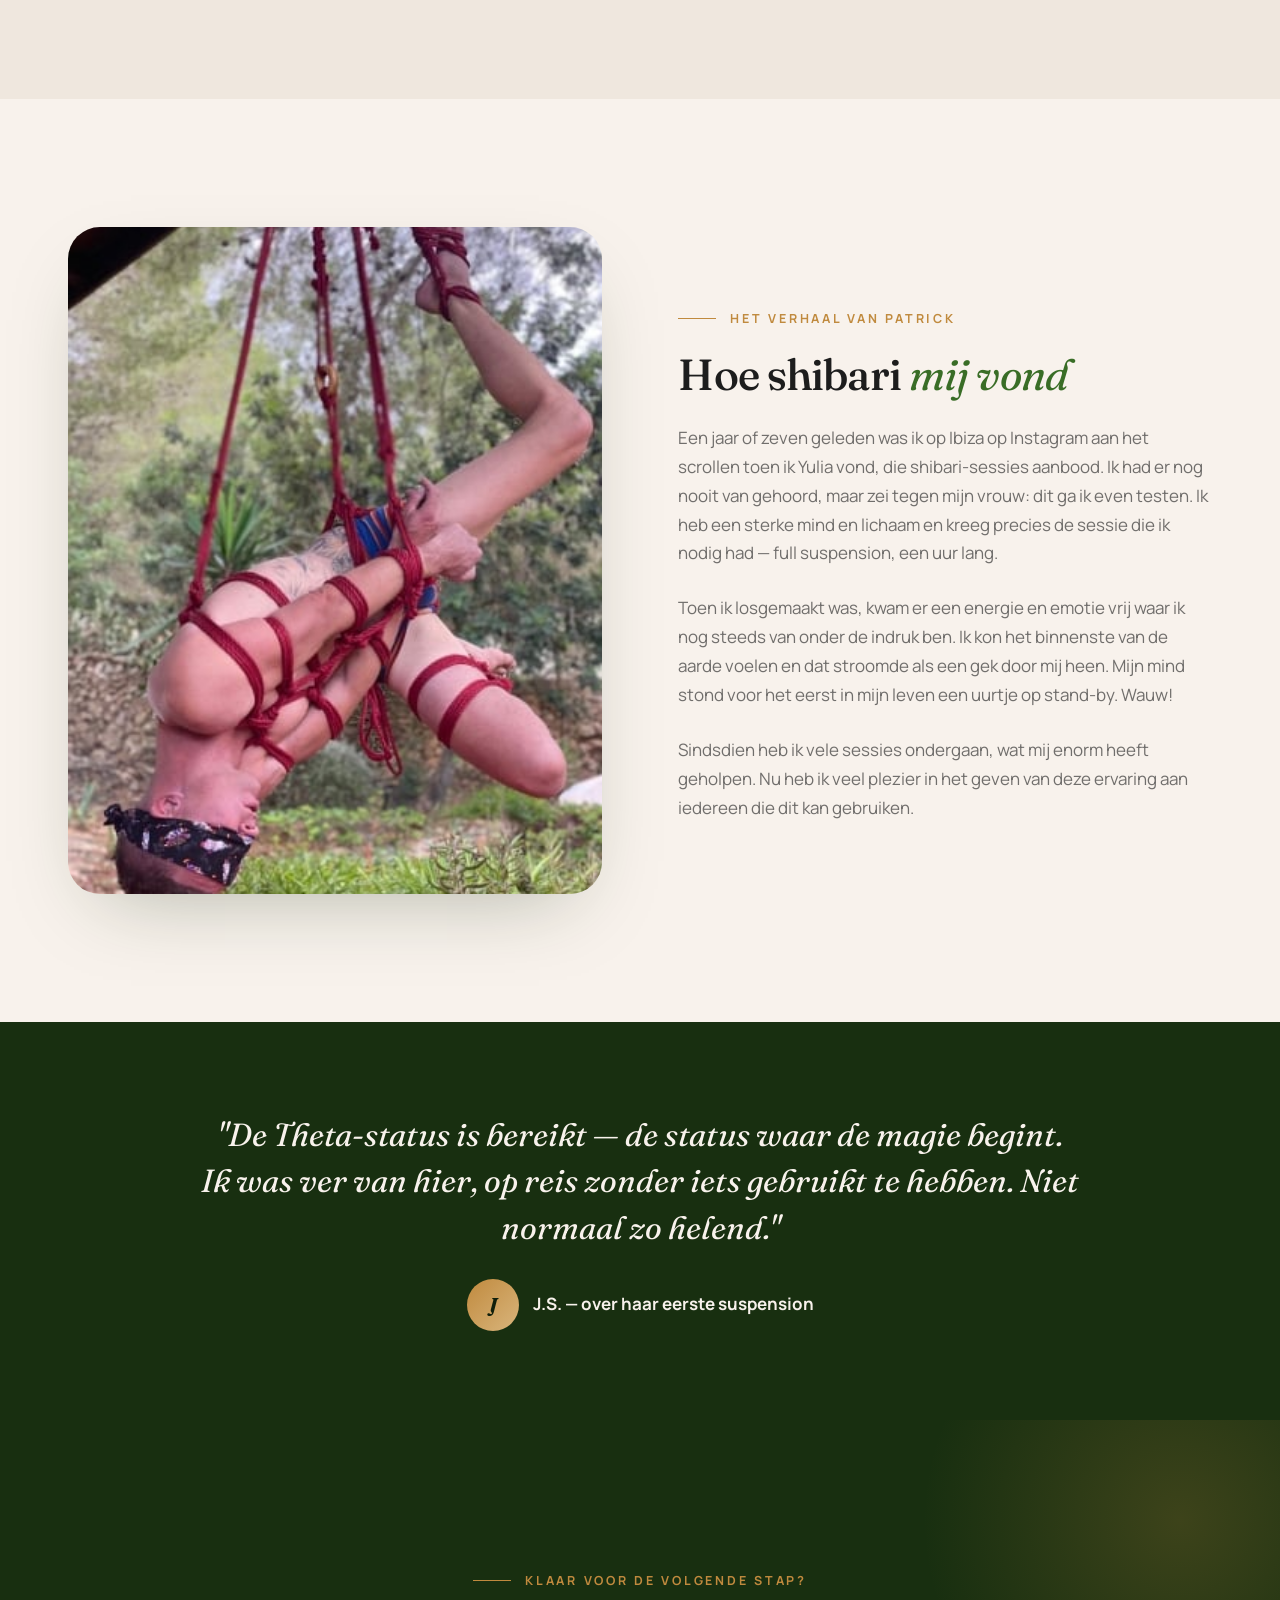
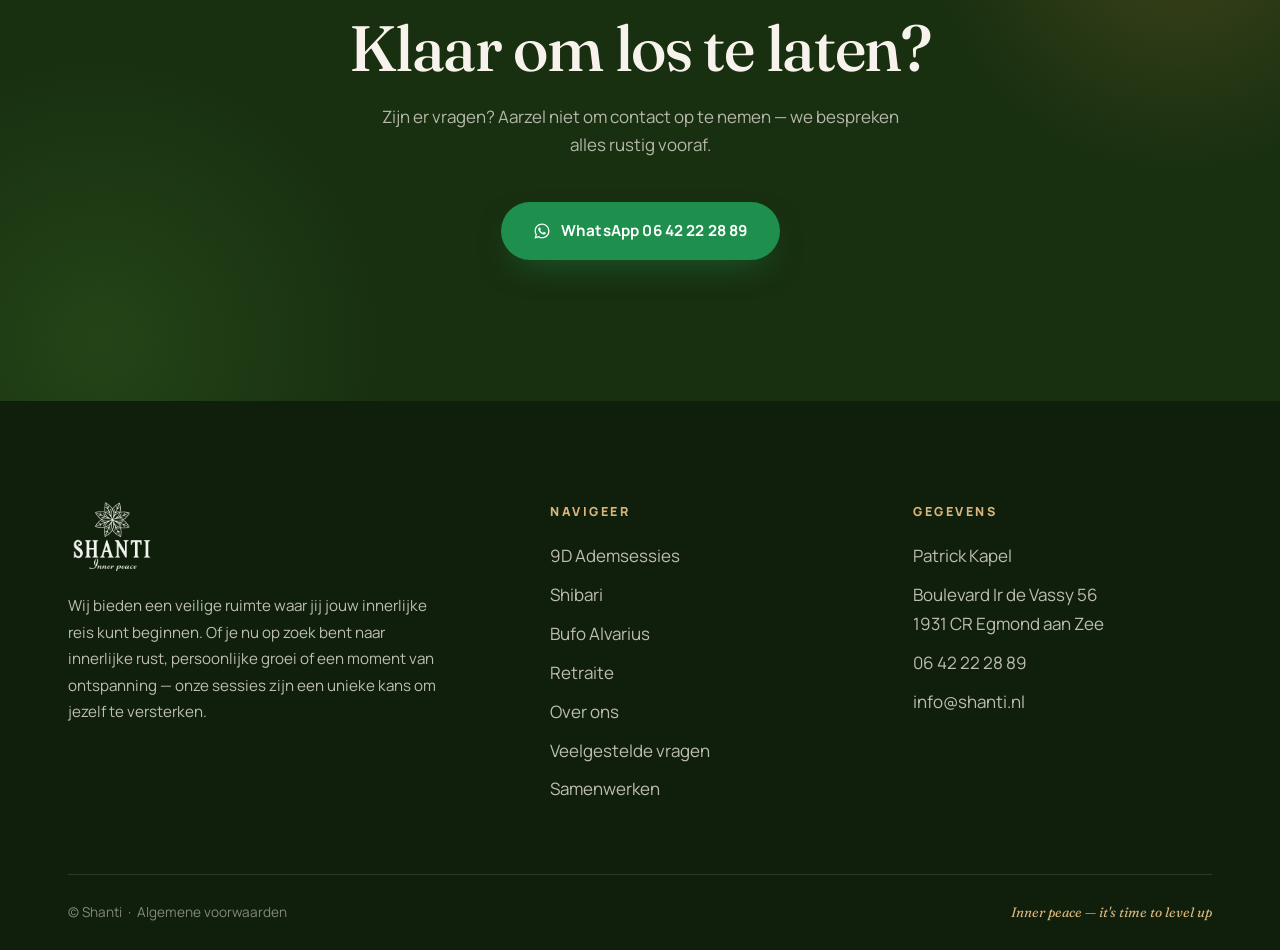
<file: shibari.html>
<!DOCTYPE html>
<html lang="nl">
<head>
  <meta charset="UTF-8">
  <meta name="viewport" content="width=device-width, initial-scale=1.0">
  <title>Shibari Healing — Shanti | Een trancereis naar heling en bevrijding</title>
  <meta name="description" content="Shibari bij Shanti: een krachtige trancereis waarin de touwen je omarmen. Fysieke en mentale heling in een veilige setting in Egmond aan Zee.">
  <link rel="icon" type="image/png" href="assets/img/118963-t_a25df9db78f440069de11b33a44d180a-500x500.png">
  <link rel="preconnect" href="https://fonts.googleapis.com">
  <link rel="preconnect" href="https://fonts.gstatic.com" crossorigin>
  <link href="https://fonts.googleapis.com/css2?family=Fraunces:ital,opsz,wght@0,9..144,400;0,9..144,500;0,9..144,600;1,9..144,400;1,9..144,500&family=Manrope:wght@400;600;700;800&display=swap" rel="stylesheet">
  <link rel="stylesheet" href="assets/css/style.css">
</head>
<body>

  <header class="site-header header-on-hero">
    <div class="container-wide">
      <a class="brand" href="index.html" aria-label="Shanti — home">
        <img src="assets/img/phoenix-logo-350x120-2-1.png" alt="Shanti — Inner peace">
      </a>
      <nav class="main-nav" aria-label="Hoofdmenu">
        <a href="index.html">Home</a>
        <a href="9d-ademsessies.html">9D Ademsessies</a>
        <a href="shibari.html" class="active">Shibari</a>
        <a href="bufo.html">Bufo</a>
        <a href="retraite.html">Retraite</a>
        <a href="over-ons.html">Over ons</a>
        <a href="samenwerken.html">Samenwerken</a>
        <a href="contact.html">Contact</a>
      </nav>
      <div class="header-cta">
        <a class="btn btn-whatsapp" href="https://wa.me/31642222889" target="_blank" rel="noopener"><svg viewBox="0 0 24 24" fill="currentColor"><path d="M12.04 2c-5.46 0-9.9 4.44-9.9 9.9 0 1.75.46 3.45 1.32 4.95L2.05 22l5.27-1.38a9.87 9.87 0 0 0 4.72 1.2h.01c5.46 0 9.9-4.44 9.9-9.9 0-2.65-1.03-5.14-2.9-7.01A9.82 9.82 0 0 0 12.04 2zm0 18.15h-.01a8.2 8.2 0 0 1-4.18-1.15l-.3-.18-3.12.82.83-3.04-.2-.31a8.2 8.2 0 0 1-1.26-4.38c0-4.54 3.7-8.23 8.24-8.23 2.2 0 4.27.86 5.82 2.42a8.18 8.18 0 0 1 2.41 5.83c0 4.54-3.7 8.22-8.23 8.22zm4.52-6.16c-.25-.12-1.47-.72-1.69-.81-.23-.08-.39-.12-.56.13-.17.24-.64.8-.78.97-.14.16-.29.18-.54.06-.25-.12-1.05-.39-1.99-1.23-.74-.66-1.23-1.47-1.38-1.72-.14-.25-.02-.38.11-.51.11-.11.25-.29.37-.43.12-.14.17-.25.25-.41.08-.17.04-.31-.02-.43-.06-.12-.56-1.34-.76-1.84-.2-.48-.41-.42-.56-.43h-.48c-.17 0-.43.06-.66.31-.22.25-.86.85-.86 2.07 0 1.22.89 2.4 1.01 2.56.12.17 1.75 2.67 4.23 3.74.59.26 1.05.41 1.41.52.59.19 1.13.16 1.56.1.48-.07 1.47-.6 1.67-1.18.21-.58.21-1.07.15-1.18-.06-.1-.23-.16-.48-.28z"/></svg> WhatsApp</a>
      </div>
      <button class="nav-toggle" aria-label="Menu" aria-expanded="false"><span></span><span></span><span></span></button>
    </div>
  </header>

  <div class="mobile-menu" aria-hidden="true">
    <a class="menu-link" href="index.html"><span class="num">01</span>Home</a>
    <a class="menu-link" href="9d-ademsessies.html"><span class="num">02</span>9D Ademsessies</a>
    <a class="menu-link active" href="shibari.html"><span class="num">03</span>Shibari</a>
    <a class="menu-link" href="bufo.html"><span class="num">04</span>Bufo</a>
    <a class="menu-link" href="retraite.html"><span class="num">05</span>Retraite</a>
    <a class="menu-link" href="over-ons.html"><span class="num">06</span>Over ons</a>
    <a class="menu-link" href="samenwerken.html"><span class="num">07</span>Samenwerken</a>
    <a class="menu-link" href="contact.html"><span class="num">08</span>Contact</a>
    <div class="menu-footer">
      Boulevard Ir de Vassy 56, Egmond aan Zee<br>
      <a href="https://wa.me/31642222889">06 42 22 28 89</a> &nbsp;·&nbsp; <a href="mailto:info@shanti.nl">info@shanti.nl</a>
    </div>
  </div>

  <main>

  <section class="page-hero">
    <div class="hero-media">
      <img src="assets/img/shibari-art-1920x650.jpg" alt="">
    </div>
    <div class="hero-overlay"></div>
    <div class="hero-content">
      <div class="container">
        <span class="eyebrow" style="color:var(--gold-soft)" data-reveal>Shibari</span>
        <h1 class="display-xl words">Een trancereis naar heling en bevrijding</h1>
        <p class="hero-sub" data-reveal>Een beetje out of the box en out of the comfortzone — en daarom dus heel goed.</p>
      </div>
    </div>
  </section>

  <section class="section">
    <div class="container">
      <div class="split">
        <div>
          <span class="eyebrow" data-reveal>De ervaring</span>
          <h2 class="display-lg" data-reveal>De weg naar <em class="accent">innerlijke vrede</em></h2>
          <p class="lead mt-2" data-reveal>Shibari is een krachtige trancereis die je naar binnen laat gaan en in contact brengt met jezelf. Terwijl de touwen je omarmen, ervaar je een massage voor lichaam en geest — een unieke ervaring die zorgt voor fysieke en mentale heling.</p>
          <p class="mt-2 muted" data-reveal>Dit spirituele ritueel helpt je om op diepere lagen los te laten. De uitnodiging is om jezelf over te geven aan het moment, de controle los te laten en de mind even op pauze te zetten. In die overgave vind je bevrijding.</p>
          <p class="mt-2 muted" data-reveal>Zelf zie ik het als een trancereis, massage, gedwongen yoga, karate met jezelf — de hoogste vorm van loslaten en overgave in een veilige setting, zonder middelen. Net als ademwerk, maar nóg krachtiger.</p>
        </div>
        <div class="split-media">
          <div class="collage" data-reveal="scale">
            <div class="frame frame-main"><img src="assets/img/b03faa9e-1002-4dd0-84d6-096070231469-355x500.jpg" alt="Shibari sessie" loading="lazy"></div>
            <div class="frame-float"><img src="assets/img/img_7881-500x333-1.jpg" alt="Shibari suspensie" loading="lazy"></div>
          </div>
        </div>
      </div>
    </div>
  </section>
<section class="section"><div class="container"><div class="section-head center"><span class="eyebrow" data-reveal>Sfeerbeelden</span><h2 class="display-md" data-reveal>Een impressie van <em class="accent">een sessie</em></h2></div><div class="cards-grid" data-stagger><div class="frame frame-square" data-reveal="scale"><img src="assets/img/0e3a7e13-60ca-4d22-9921-160b21cf0011.JPG" alt="Shibari sessie" loading="lazy"></div><div class="frame frame-square" data-reveal="scale"><img src="assets/img/450663b0-2006-4948-8459-8620d35d0d3f.JPG" alt="Shibari suspensie" loading="lazy"></div><div class="frame frame-square" data-reveal="scale"><img src="assets/img/IMG_7617.jpg" alt="Shibari suspensie" loading="lazy"></div><div class="frame frame-square" data-reveal="scale"><img src="assets/img/IMG_7822.jpg" alt="Shibari sessie" loading="lazy"></div></div></div></section>
    
  <section class="section bg-cream-2">
    <div class="container">
      <div class="split reverse">
        <div>
          <span class="eyebrow" data-reveal>Zo verloopt een sessie</span>
          <h2 class="display-md" data-reveal>Elke sessie is <em class="accent">maatwerk</em></h2>
          <div class="steps mt-3">
            <div class="step" data-reveal><div class="step-num">1</div><div><h3>Thee &amp; afstemming</h3><p>We starten met een kopje thee en bespreken de mogelijkheden, wensen, verwachtingen en grenzen.</p></div></div>
            <div class="step" data-reveal><div class="step-num">2</div><div><h3>Rustig testen</h3><p>De eerste keer starten we op de grond: 5 à 10 minuten testen we een paar dingen en bespreken we hoe het voelde en waar je meer of minder van wilt.</p></div></div>
            <div class="step" data-reveal><div class="step-num">3</div><div><h3>De reis</h3><p>Op de grond, in de lucht of een combinatie. Tijdens de sessie blijven we in contact, zodat we de ervaring kunnen aanpassen waar nodig. Het is een samenspel waarin ik jou help dieper naar binnen en in trance te gaan.</p></div></div>
            <div class="step" data-reveal><div class="step-num">4</div><div><h3>De magie</h3><p>Het doel is vaak een stretch- of pijnniveau tussen de 5 en 8. Hier gebeurt de magie: je lichaam komt in een staat van verhoogd bewustzijn en produceert endorfines en andere stoffen die helend werken — een natuurlijke manier om stress te verlichten en emotionele blokkades uit je systeem te verwijderen.</p></div></div>
          </div>
        </div>
        <div class="split-media">
          <div>
            <div class="price-cards" data-stagger>
              <div class="price-card featured">
                <h3>Knoopsessie</h3>
                <div class="price">€ 60 <small>/ uur</small></div>
                <p>Kom alleen of met z'n tweeën. Je bent welkom voor een privésessie en je kunt altijd iemand meenemen.</p>
              </div>
              <div class="price-card">
                <h3>Basics leren (± 3 uur)</h3>
                <div class="price">€ 150</div>
                <p>Met maximaal 3 personen of alleen. Ik leer je hoe je met één knoopje al heel veel kunt doen. It's all energywork — rope is just a tool.</p>
              </div>
            </div>
            <div class="notice mt-2" data-reveal>
              <strong>Goed om te weten:</strong> geen erotische handelingen — de sessies hebben een energetische insteek. Draag strakzittende kleding of ondergoed. Via WhatsApp informeren we je over dagen en tijden.
            </div>
          </div>
        </div>
      </div>
    </div>
  </section>

  <section class="section">
    <div class="container">
      <div class="split">
        <div class="split-media">
          <div class="frame frame-tall" data-reveal="scale"><img src="assets/img/b03faa9e-1002-4dd0-84d6-096070231469-355x500.jpg" alt="Patrick tijdens een shibari sessie" loading="lazy"></div>
        </div>
        <div>
          <span class="eyebrow" data-reveal>Het verhaal van Patrick</span>
          <h2 class="display-md" data-reveal>Hoe shibari <em class="accent">mij vond</em></h2>
          <p class="mt-2 muted" data-reveal>Een jaar of zeven geleden was ik op Ibiza op Instagram aan het scrollen toen ik Yulia vond, die shibari-sessies aanbood. Ik had er nog nooit van gehoord, maar zei tegen mijn vrouw: dit ga ik even testen. Ik heb een sterke mind en lichaam en kreeg precies de sessie die ik nodig had — full suspension, een uur lang.</p>
          <p class="mt-2 muted" data-reveal>Toen ik losgemaakt was, kwam er een energie en emotie vrij waar ik nog steeds van onder de indruk ben. Ik kon het binnenste van de aarde voelen en dat stroomde als een gek door mij heen. Mijn mind stond voor het eerst in mijn leven een uurtje op stand-by. Wauw!</p>
          <p class="mt-2 muted" data-reveal>Sindsdien heb ik vele sessies ondergaan, wat mij enorm heeft geholpen. Nu heb ik veel plezier in het geven van deze ervaring aan iedereen die dit kan gebruiken.</p>
        </div>
      </div>
    </div>
  </section>

  <section class="section bg-green on-dark section-tight">
    <div class="container">
      <div class="quote-featured" data-reveal>
        <blockquote>"De Theta-status is bereikt — de status waar de magie begint. Ik was ver van hier, op reis zonder iets gebruikt te hebben. Niet normaal zo helend."</blockquote>
        <div class="quote-author"><span class="avatar-initial">J</span>J.S. — over haar eerste suspension</div>
      </div>
    </div>
  </section>

  <section class="cta-band on-dark">
    <div class="container">
      <span class="eyebrow" data-reveal>Klaar voor de volgende stap?</span>
      <h2 class="display-lg" data-reveal>Klaar om los te laten?</h2>
      <p data-reveal>Zijn er vragen? Aarzel niet om contact op te nemen — we bespreken alles rustig vooraf.</p>
      <div class="hero-actions mt-3" data-reveal>
        <a class="btn btn-whatsapp" href="https://wa.me/31642222889" target="_blank" rel="noopener"><svg viewBox="0 0 24 24" fill="currentColor"><path d="M12.04 2c-5.46 0-9.9 4.44-9.9 9.9 0 1.75.46 3.45 1.32 4.95L2.05 22l5.27-1.38a9.87 9.87 0 0 0 4.72 1.2h.01c5.46 0 9.9-4.44 9.9-9.9 0-2.65-1.03-5.14-2.9-7.01A9.82 9.82 0 0 0 12.04 2zm0 18.15h-.01a8.2 8.2 0 0 1-4.18-1.15l-.3-.18-3.12.82.83-3.04-.2-.31a8.2 8.2 0 0 1-1.26-4.38c0-4.54 3.7-8.23 8.24-8.23 2.2 0 4.27.86 5.82 2.42a8.18 8.18 0 0 1 2.41 5.83c0 4.54-3.7 8.22-8.23 8.22zm4.52-6.16c-.25-.12-1.47-.72-1.69-.81-.23-.08-.39-.12-.56.13-.17.24-.64.8-.78.97-.14.16-.29.18-.54.06-.25-.12-1.05-.39-1.99-1.23-.74-.66-1.23-1.47-1.38-1.72-.14-.25-.02-.38.11-.51.11-.11.25-.29.37-.43.12-.14.17-.25.25-.41.08-.17.04-.31-.02-.43-.06-.12-.56-1.34-.76-1.84-.2-.48-.41-.42-.56-.43h-.48c-.17 0-.43.06-.66.31-.22.25-.86.85-.86 2.07 0 1.22.89 2.4 1.01 2.56.12.17 1.75 2.67 4.23 3.74.59.26 1.05.41 1.41.52.59.19 1.13.16 1.56.1.48-.07 1.47-.6 1.67-1.18.21-.58.21-1.07.15-1.18-.06-.1-.23-.16-.48-.28z"/></svg> WhatsApp 06 42 22 28 89</a>

      </div>
    </div>
  </section>

  </main>

  <footer class="site-footer">
    <div class="container">
      <div class="footer-grid">
        <div>
          <a class="brand" href="index.html"><img src="assets/img/phoenix-logo-350x120-2-1.png" alt="Shanti"></a>
          <p class="footer-mission">Wij bieden een veilige ruimte waar jij jouw innerlijke reis kunt beginnen. Of je nu op zoek bent naar innerlijke rust, persoonlijke groei of een moment van ontspanning — onze sessies zijn een unieke kans om jezelf te versterken.</p>
        </div>
        <div>
          <h4>Navigeer</h4>
          <ul>
            <li><a href="9d-ademsessies.html">9D Ademsessies</a></li>
            <li><a href="shibari.html">Shibari</a></li>
            <li><a href="bufo.html">Bufo Alvarius</a></li>
            <li><a href="retraite.html">Retraite</a></li>
            <li><a href="over-ons.html">Over ons</a></li>
            <li><a href="faq.html">Veelgestelde vragen</a></li>
            <li><a href="samenwerken.html">Samenwerken</a></li>
          </ul>
        </div>
        <div>
          <h4>Gegevens</h4>
          <ul>
            <li>Patrick Kapel</li>
            <li>Boulevard Ir de Vassy 56<br>1931 CR Egmond aan Zee</li>
            <li><a href="tel:+31642222889">06 42 22 28 89</a></li>
            <li><a href="mailto:info@shanti.nl">info@shanti.nl</a></li>
          </ul>
        </div>
      </div>
      <div class="footer-bottom">
        <span>© Shanti &nbsp;·&nbsp; <a href="assets/docs/algemene-voorwaarden.pdf" target="_blank" rel="noopener">Algemene voorwaarden</a></span>
        <span class="footer-tagline">Inner peace — it's time to level up</span>
      </div>
    </div>
  </footer>

  <a class="wa-float" href="https://wa.me/31642222889" target="_blank" rel="noopener" aria-label="WhatsApp ons"><svg viewBox="0 0 24 24" fill="currentColor"><path d="M12.04 2c-5.46 0-9.9 4.44-9.9 9.9 0 1.75.46 3.45 1.32 4.95L2.05 22l5.27-1.38a9.87 9.87 0 0 0 4.72 1.2h.01c5.46 0 9.9-4.44 9.9-9.9 0-2.65-1.03-5.14-2.9-7.01A9.82 9.82 0 0 0 12.04 2zm0 18.15h-.01a8.2 8.2 0 0 1-4.18-1.15l-.3-.18-3.12.82.83-3.04-.2-.31a8.2 8.2 0 0 1-1.26-4.38c0-4.54 3.7-8.23 8.24-8.23 2.2 0 4.27.86 5.82 2.42a8.18 8.18 0 0 1 2.41 5.83c0 4.54-3.7 8.22-8.23 8.22zm4.52-6.16c-.25-.12-1.47-.72-1.69-.81-.23-.08-.39-.12-.56.13-.17.24-.64.8-.78.97-.14.16-.29.18-.54.06-.25-.12-1.05-.39-1.99-1.23-.74-.66-1.23-1.47-1.38-1.72-.14-.25-.02-.38.11-.51.11-.11.25-.29.37-.43.12-.14.17-.25.25-.41.08-.17.04-.31-.02-.43-.06-.12-.56-1.34-.76-1.84-.2-.48-.41-.42-.56-.43h-.48c-.17 0-.43.06-.66.31-.22.25-.86.85-.86 2.07 0 1.22.89 2.4 1.01 2.56.12.17 1.75 2.67 4.23 3.74.59.26 1.05.41 1.41.52.59.19 1.13.16 1.56.1.48-.07 1.47-.6 1.67-1.18.21-.58.21-1.07.15-1.18-.06-.1-.23-.16-.48-.28z"/></svg></a>

  <script src="assets/js/main.js"></script>
</body>
</html>
</file>
<file: assets/css/style.css>
/* ============================================================
   SHANTI — Inner Peace
   Design system: warm crème, diepgroen, goud (uit het logo)
   Typografie: Fraunces (display serif) + Manrope (sans)
   ============================================================ */

:root {
  --cream: #F8F2EC;
  --cream-2: #EFE7DE;
  --cream-3: #E7DDD1;
  --ink: #1D1D1D;
  --ink-soft: #3d3a36;
  --green: #254719;
  --green-deep: #182f10;
  --green-dark: #101F0B;
  --green-2: #396d26;
  --gold: #C08A3E;
  --gold-soft: #D9B57C;
  --white: #ffffff;

  --font-display: "Fraunces", Georgia, serif;
  --font-body: "Manrope", -apple-system, "Helvetica Neue", sans-serif;

  --radius: 22px;
  --radius-lg: 32px;
  --container: 1240px;
  --gutter: clamp(20px, 4vw, 48px);

  --ease-out: cubic-bezier(.22, 1, .36, 1);
  --shadow-soft: 0 20px 60px -25px rgba(29, 29, 29, .25);
  --shadow-card: 0 30px 80px -35px rgba(24, 47, 16, .35);
}

/* ---------- Reset ---------- */
*, *::before, *::after { box-sizing: border-box; margin: 0; padding: 0; }
html { scroll-behavior: smooth; }
body {
  font-family: var(--font-body);
  font-size: 17px;
  line-height: 1.7;
  color: var(--ink);
  background: var(--cream);
  -webkit-font-smoothing: antialiased;
  overflow-x: hidden;
}
img { max-width: 100%; display: block; }
a { color: inherit; text-decoration: none; }
ul, ol { list-style: none; }
button { font: inherit; cursor: pointer; background: none; border: none; color: inherit; }
::selection { background: var(--green); color: var(--cream); }

/* ---------- Typography ---------- */
h1, h2, h3, .display {
  font-family: var(--font-display);
  font-weight: 500;
  line-height: 1.08;
  letter-spacing: -0.02em;
  color: var(--ink);
}
.display-xl { font-size: clamp(2.9rem, 7.5vw, 6.2rem); }
.display-lg { font-size: clamp(2.3rem, 5vw, 4.2rem); }
.display-md { font-size: clamp(1.8rem, 3.4vw, 2.9rem); }
.display-sm { font-size: clamp(1.35rem, 2.2vw, 1.8rem); }
em.accent {
  font-style: italic;
  font-weight: 400;
  color: var(--green-2);
}
.on-dark em.accent { color: var(--gold-soft); }
.lead { font-size: clamp(1.05rem, 1.6vw, 1.3rem); color: var(--ink-soft); }
.muted { color: rgba(29,29,29,.62); }

.eyebrow {
  display: inline-flex;
  align-items: center;
  gap: 14px;
  font-size: .78rem;
  font-weight: 700;
  letter-spacing: .22em;
  text-transform: uppercase;
  color: var(--gold);
  margin-bottom: 22px;
}
.eyebrow::before {
  content: "";
  width: 38px; height: 1px;
  background: var(--gold);
}

/* ---------- Layout ---------- */
.container { max-width: var(--container); margin: 0 auto; padding: 0 var(--gutter); }
.container-wide { max-width: 1440px; margin: 0 auto; padding: 0 var(--gutter); }
section { position: relative; }
.section { padding: clamp(70px, 10vw, 140px) 0; }
.section-tight { padding: clamp(50px, 7vw, 90px) 0; }
.bg-cream-2 { background: var(--cream-2); }
.bg-green { background: var(--green-deep); }
.on-dark, .on-dark h1, .on-dark h2, .on-dark h3, .on-dark p { color: var(--cream); }
.on-dark .muted { color: rgba(248,242,236,.65); }

.split {
  display: grid;
  grid-template-columns: 1fr 1fr;
  gap: clamp(40px, 6vw, 90px);
  align-items: center;
}
.split.reverse > .split-media { order: 2; }
@media (max-width: 900px) {
  .split { grid-template-columns: 1fr; }
  .split.reverse > .split-media { order: 0; }
}

/* ---------- Buttons ---------- */
.btn {
  display: inline-flex;
  align-items: center;
  gap: 10px;
  padding: 16px 32px;
  border-radius: 999px;
  font-weight: 700;
  font-size: .95rem;
  letter-spacing: .01em;
  transition: transform .35s var(--ease-out), box-shadow .35s var(--ease-out), background .3s, color .3s, border-color .3s;
  will-change: transform;
}
.btn:hover { transform: translateY(-3px); }
.btn:active { transform: translateY(-1px); }
.btn svg { width: 18px; height: 18px; flex: none; }
.btn-primary {
  background: var(--green);
  color: var(--cream);
  box-shadow: 0 14px 34px -14px rgba(37, 71, 25, .55);
}
.btn-primary:hover { background: var(--green-2); box-shadow: 0 20px 40px -14px rgba(37, 71, 25, .6); }
.btn-gold {
  background: var(--gold);
  color: var(--white);
  box-shadow: 0 14px 34px -14px rgba(192, 138, 62, .6);
}
.btn-gold:hover { background: #ad7a32; }
.btn-outline {
  border: 1.5px solid rgba(29,29,29,.25);
  color: var(--ink);
  background: transparent;
}
.btn-outline:hover { border-color: var(--green); color: var(--green); }
.on-dark .btn-outline { border-color: rgba(248,242,236,.4); color: var(--cream); }
.on-dark .btn-outline:hover { border-color: var(--gold-soft); color: var(--gold-soft); }
.btn-whatsapp {
  background: #1f8f4d;
  color: #fff;
  box-shadow: 0 14px 34px -14px rgba(31, 143, 77, .55);
}
.btn-whatsapp:hover { background: #23a257; }

.link-arrow {
  display: inline-flex;
  align-items: center;
  gap: 8px;
  font-weight: 700;
  color: var(--green);
  font-size: .95rem;
}
.link-arrow svg { width: 18px; height: 18px; transition: transform .3s var(--ease-out); }
.link-arrow:hover svg { transform: translateX(6px); }

/* ---------- Header ---------- */
.site-header {
  position: fixed;
  inset: 0 0 auto 0;
  z-index: 100;
  transition: background .4s, box-shadow .4s, padding .4s;
  padding: 18px 0;
}
.site-header .container-wide {
  display: flex;
  align-items: center;
  justify-content: space-between;
  gap: 24px;
}
.site-header.scrolled {
  background: rgba(248, 242, 236, .88);
  -webkit-backdrop-filter: blur(14px);
  backdrop-filter: blur(14px);
  box-shadow: 0 1px 0 rgba(29,29,29,.07), 0 12px 40px -20px rgba(29,29,29,.18);
  padding: 10px 0;
}
.brand { display: flex; align-items: center; flex: none; }
.brand img { height: 62px; width: auto; transition: height .4s; }
.site-header.scrolled .brand img { height: 48px; }

.main-nav { display: flex; align-items: center; gap: 6px; }
.main-nav a {
  padding: 10px 14px;
  font-size: .92rem;
  font-weight: 600;
  color: var(--ink);
  border-radius: 999px;
  transition: background .25s, color .25s;
  position: relative;
}
.main-nav a:hover { color: var(--green-2); }
.main-nav a.active { color: var(--green); }
.main-nav a.active::after {
  content: "";
  position: absolute;
  left: 14px; right: 14px; bottom: 4px;
  height: 2px;
  border-radius: 2px;
  background: var(--gold);
}
.header-cta { flex: none; }
.header-cta .btn { padding: 12px 22px; font-size: .88rem; }

/* Header over hero (transparent, light text) */
.header-on-hero:not(.scrolled) .main-nav a { color: rgba(255,255,255,.92); }
.header-on-hero:not(.scrolled) .main-nav a:hover,
.header-on-hero:not(.scrolled) .main-nav a.active { color: #fff; }
.header-on-hero:not(.scrolled) .brand img { filter: brightness(0) invert(1); }

/* Burger */
.nav-toggle {
  display: none;
  width: 46px; height: 46px;
  border-radius: 50%;
  position: relative;
  z-index: 130;
  flex: none;
}
.nav-toggle span {
  position: absolute;
  left: 12px; right: 12px;
  height: 2px;
  background: var(--ink);
  border-radius: 2px;
  transition: transform .4s var(--ease-out), opacity .3s, background .3s, top .4s var(--ease-out);
}
.nav-toggle span:nth-child(1) { top: 17px; }
.nav-toggle span:nth-child(2) { top: 23px; }
.nav-toggle span:nth-child(3) { top: 29px; }
.header-on-hero:not(.scrolled) .nav-toggle span { background: #fff; }
body.nav-open .nav-toggle span { background: var(--cream) !important; }
body.nav-open .nav-toggle span:nth-child(1) { top: 23px; transform: rotate(45deg); }
body.nav-open .nav-toggle span:nth-child(2) { opacity: 0; }
body.nav-open .nav-toggle span:nth-child(3) { top: 23px; transform: rotate(-45deg); }

/* Mobile overlay menu */
.mobile-menu {
  position: fixed;
  inset: 0;
  z-index: 120;
  background: var(--green-dark);
  display: flex;
  flex-direction: column;
  justify-content: center;
  padding: 90px var(--gutter) 40px;
  opacity: 0;
  visibility: hidden;
  transition: opacity .45s var(--ease-out), visibility .45s;
}
body.nav-open .mobile-menu { opacity: 1; visibility: visible; }
.mobile-menu a.menu-link {
  font-family: var(--font-display);
  font-size: clamp(1.9rem, 7vw, 2.9rem);
  color: var(--cream);
  padding: 8px 0;
  display: flex;
  align-items: baseline;
  gap: 16px;
  opacity: 0;
  transform: translateY(26px);
  transition: opacity .5s var(--ease-out), transform .5s var(--ease-out), color .3s;
}
.mobile-menu a.menu-link:hover, .mobile-menu a.menu-link.active { color: var(--gold-soft); }
.mobile-menu a.menu-link .num {
  font-family: var(--font-body);
  font-size: .75rem;
  font-weight: 700;
  color: var(--gold);
  letter-spacing: .15em;
}
body.nav-open .mobile-menu a.menu-link { opacity: 1; transform: none; }
.mobile-menu .menu-footer {
  margin-top: 40px;
  color: rgba(248,242,236,.6);
  font-size: .9rem;
  opacity: 0;
  transition: opacity .6s .35s;
}
body.nav-open .mobile-menu .menu-footer { opacity: 1; }
body.nav-open { overflow: hidden; }

@media (max-width: 1080px) {
  .main-nav, .header-cta { display: none; }
  .nav-toggle { display: block; }
}

/* ---------- Hero (home, met video) ---------- */
.hero {
  position: relative;
  min-height: 100svh;
  display: flex;
  align-items: center;
  overflow: hidden;
  background: var(--green-dark);
}
.hero-media {
  position: absolute;
  inset: 0;
  z-index: 0;
  overflow: hidden;
}
.hero-media img,
.hero-media video {
  position: absolute;
  inset: 0;
  width: 100%;
  height: 100%;
  object-fit: cover;
}
.hero-media iframe {
  position: absolute;
  top: 50%; left: 50%;
  width: 100vw;
  height: 56.25vw;       /* 16:9 */
  min-height: 100vh;
  min-width: 177.78vh;   /* 16:9 */
  transform: translate(-50%, -50%);
  pointer-events: none;
  border: 0;
}
.hero-overlay {
  position: absolute;
  inset: 0;
  z-index: 1;
  background:
    linear-gradient(180deg, rgba(16,31,11,.55) 0%, rgba(16,31,11,.18) 40%, rgba(16,31,11,.72) 100%),
    radial-gradient(120% 90% at 20% 85%, rgba(16,31,11,.55), transparent 60%);
}
.hero-content {
  position: relative;
  z-index: 2;
  padding: 160px 0 120px;
  width: 100%;
}
.hero h1 { color: #fff; max-width: 14ch; }
.hero .hero-sub {
  font-family: var(--font-display);
  font-style: italic;
  font-weight: 400;
  font-size: clamp(1.3rem, 2.6vw, 2rem);
  color: var(--gold-soft);
  margin-top: 18px;
}
.hero .hero-text {
  color: rgba(255,255,255,.82);
  max-width: 52ch;
  margin-top: 26px;
  font-size: 1.05rem;
}
.hero-actions { display: flex; flex-wrap: wrap; gap: 16px; margin-top: 40px; }

.scroll-cue {
  position: absolute;
  bottom: 34px; left: 50%;
  transform: translateX(-50%);
  z-index: 2;
  color: rgba(255,255,255,.75);
  font-size: .72rem;
  font-weight: 700;
  letter-spacing: .25em;
  text-transform: uppercase;
  display: flex;
  flex-direction: column;
  align-items: center;
  gap: 12px;
}
.scroll-cue::after {
  content: "";
  width: 1px; height: 44px;
  background: linear-gradient(rgba(255,255,255,.8), transparent);
  animation: cue 2.2s var(--ease-out) infinite;
}
@keyframes cue {
  0% { transform: scaleY(0); transform-origin: top; }
  45% { transform: scaleY(1); transform-origin: top; }
  55% { transform: scaleY(1); transform-origin: bottom; }
  100% { transform: scaleY(0); transform-origin: bottom; }
}

/* Woord-voor-woord reveal in hero */
.words .word {
  display: inline-block;
  overflow: hidden;
  vertical-align: bottom;
}
.words .word > span {
  display: inline-block;
  transform: translateY(110%);
  animation: word-in 1s var(--ease-out) forwards;
}
@keyframes word-in { to { transform: translateY(0); } }

/* ---------- Page hero (subpaginas) ---------- */
.page-hero {
  position: relative;
  min-height: clamp(480px, 68svh, 680px);
  display: flex;
  align-items: flex-end;
  overflow: hidden;
  background: var(--green-dark);
}
.page-hero .hero-content { padding: 180px 0 clamp(50px, 7vw, 90px); }
.page-hero h1 { color: #fff; max-width: 18ch; }
.page-hero .hero-sub {
  font-family: var(--font-display);
  font-style: italic;
  font-size: clamp(1.15rem, 2vw, 1.6rem);
  color: var(--gold-soft);
  margin-top: 16px;
  max-width: 46ch;
  line-height: 1.4;
}

/* ---------- Marquee ---------- */
.marquee {
  background: var(--green-deep);
  overflow: hidden;
  padding: 22px 0;
  border-block: 1px solid rgba(248,242,236,.08);
}
.marquee-track {
  display: flex;
  gap: 0;
  width: max-content;
  animation: marquee 36s linear infinite;
}
.marquee-track span {
  font-family: var(--font-display);
  font-style: italic;
  font-size: clamp(1.1rem, 2vw, 1.5rem);
  color: var(--cream);
  white-space: nowrap;
  display: inline-flex;
  align-items: center;
}
.marquee-track span::after {
  content: "✦";
  margin: 0 28px;
  color: var(--gold);
  font-size: .8em;
  font-style: normal;
}
@keyframes marquee { to { transform: translateX(-50%); } }

/* ---------- Media frames ---------- */
.frame {
  border-radius: var(--radius-lg);
  overflow: hidden;
  box-shadow: var(--shadow-card);
  position: relative;
}
.frame img { width: 100%; height: 100%; object-fit: cover; transition: transform 1.2s var(--ease-out); }
.frame:hover img { transform: scale(1.04); }
.frame-tall { aspect-ratio: 4 / 5; }
.frame-wide { aspect-ratio: 16 / 10; }
.frame-square { aspect-ratio: 1; }

.collage {
  position: relative;
  padding-bottom: 56px;
}
.collage .frame-main { aspect-ratio: 4/5; width: 86%; }
.collage .frame-float {
  position: absolute;
  right: 0; bottom: 0;
  width: 52%;
  aspect-ratio: 4/3;
  border: 6px solid var(--cream);
  border-radius: var(--radius);
  overflow: hidden;
  box-shadow: var(--shadow-card);
}
.collage .frame-float img { width: 100%; height: 100%; object-fit: cover; }
.collage .badge-float {
  position: absolute;
  top: -28px; right: 6%;
  width: clamp(90px, 10vw, 130px);
  filter: drop-shadow(0 16px 30px rgba(24,47,16,.25));
  animation: floaty 5s ease-in-out infinite;
}
@keyframes floaty { 50% { transform: translateY(-10px) rotate(2deg); } }

/* ---------- Statement / parallax band ---------- */
.statement {
  position: relative;
  padding: clamp(110px, 16vw, 200px) 0;
  overflow: hidden;
  background-attachment: fixed;
  background-size: cover;
  background-position: center;
}
@supports (-webkit-touch-callout: none) {
  .statement { background-attachment: scroll; }
}
.statement::before {
  content: "";
  position: absolute;
  inset: 0;
  background: linear-gradient(120deg, rgba(16,31,11,.78), rgba(37,71,25,.55));
}
.statement .container { position: relative; z-index: 1; text-align: center; }
.statement h2 { color: #fff; margin: 0 auto; max-width: 22ch; }
.statement .eyebrow { color: var(--gold-soft); justify-content: center; }
.statement .eyebrow::before { background: var(--gold-soft); }

/* ---------- Offer cards ---------- */
.cards-grid {
  display: grid;
  grid-template-columns: repeat(auto-fit, minmax(260px, 1fr));
  gap: clamp(18px, 2.5vw, 30px);
}
.offer-card {
  background: var(--white);
  border-radius: var(--radius);
  overflow: hidden;
  display: flex;
  flex-direction: column;
  box-shadow: 0 10px 40px -20px rgba(29,29,29,.15);
  transition: transform .5s var(--ease-out), box-shadow .5s var(--ease-out);
}
.offer-card:hover {
  transform: translateY(-8px);
  box-shadow: var(--shadow-card);
}
.offer-card .card-media {
  aspect-ratio: 4/3;
  overflow: hidden;
  position: relative;
}
.offer-card .card-media img {
  width: 100%; height: 100%;
  object-fit: cover;
  transition: transform 1s var(--ease-out);
}
.offer-card:hover .card-media img { transform: scale(1.07); }
.offer-card .card-media::after {
  content: "";
  position: absolute; inset: 0;
  background: linear-gradient(180deg, transparent 55%, rgba(16,31,11,.35));
  opacity: 0;
  transition: opacity .5s;
}
.offer-card:hover .card-media::after { opacity: 1; }
.offer-card .card-body {
  padding: 26px 26px 30px;
  display: flex;
  flex-direction: column;
  gap: 12px;
  flex: 1;
}
.offer-card h3 { font-size: 1.35rem; }
.offer-card p { font-size: .95rem; color: rgba(29,29,29,.65); flex: 1; }
.offer-card .card-tag {
  position: absolute;
  top: 14px; left: 14px;
  z-index: 2;
  background: rgba(248,242,236,.92);
  color: var(--green);
  font-size: .72rem;
  font-weight: 800;
  letter-spacing: .12em;
  text-transform: uppercase;
  padding: 7px 14px;
  border-radius: 999px;
}

/* ---------- Icon grid (9D technieken) ---------- */
.icon-grid {
  display: grid;
  grid-template-columns: repeat(auto-fit, minmax(250px, 1fr));
  gap: clamp(16px, 2vw, 26px);
}
.icon-card {
  background: var(--white);
  border-radius: var(--radius);
  padding: 30px 28px;
  transition: transform .45s var(--ease-out), box-shadow .45s var(--ease-out);
  border: 1px solid rgba(29,29,29,.05);
}
.icon-card:hover {
  transform: translateY(-6px);
  box-shadow: var(--shadow-soft);
}
.icon-card .icon-wrap {
  width: 62px; height: 62px;
  border-radius: 18px;
  background: linear-gradient(135deg, var(--cream), var(--cream-3));
  display: grid;
  place-items: center;
  margin-bottom: 18px;
}
.icon-card .icon-wrap img { width: 34px; height: 34px; object-fit: contain; }
.icon-card h3 { font-size: 1.15rem; margin-bottom: 8px; }
.icon-card p { font-size: .9rem; color: rgba(29,29,29,.62); }
.icon-card .num {
  float: right;
  font-family: var(--font-display);
  font-style: italic;
  color: var(--gold);
  font-size: 1rem;
}

/* ---------- Steps ---------- */
.steps { display: grid; gap: 0; max-width: 760px; }
.step {
  display: grid;
  grid-template-columns: 64px 1fr;
  gap: 22px;
  padding: 26px 0;
  border-bottom: 1px solid rgba(29,29,29,.1);
}
.step:last-child { border-bottom: none; }
.step .step-num {
  width: 54px; height: 54px;
  border-radius: 50%;
  border: 1.5px solid var(--gold);
  color: var(--gold);
  font-family: var(--font-display);
  font-style: italic;
  font-size: 1.25rem;
  display: grid;
  place-items: center;
  background: var(--white);
}
.step h3 { font-size: 1.15rem; margin-bottom: 4px; }
.step p { color: rgba(29,29,29,.65); font-size: .97rem; }

/* ---------- Pricing chips ---------- */
.price-cards {
  display: grid;
  grid-template-columns: repeat(auto-fit, minmax(240px, 1fr));
  gap: 20px;
}
.price-card {
  background: var(--white);
  border-radius: var(--radius);
  padding: 34px 30px;
  border: 1px solid rgba(29,29,29,.06);
  transition: transform .45s var(--ease-out), box-shadow .45s var(--ease-out);
}
.price-card:hover { transform: translateY(-6px); box-shadow: var(--shadow-soft); }
.price-card.featured {
  background: var(--green-deep);
  color: var(--cream);
}
.price-card.featured h3, .price-card.featured .price { color: var(--cream); }
.price-card.featured p { color: rgba(248,242,236,.7); }
.price-card h3 { font-size: 1.1rem; margin-bottom: 10px; }
.price-card .price {
  font-family: var(--font-display);
  font-size: 2.4rem;
  color: var(--green);
  line-height: 1;
  margin-bottom: 6px;
}
.price-card .price small {
  font-family: var(--font-body);
  font-size: .85rem;
  color: inherit;
  opacity: .6;
  font-weight: 600;
}
.price-card p { font-size: .92rem; color: rgba(29,29,29,.65); }

/* ---------- Testimonials ---------- */
.quotes-grid {
  display: grid;
  grid-template-columns: repeat(auto-fit, minmax(290px, 1fr));
  gap: clamp(18px, 2.5vw, 28px);
  align-items: start;
}
.quote-card {
  background: var(--white);
  border-radius: var(--radius);
  padding: 36px 32px;
  position: relative;
  box-shadow: 0 10px 40px -22px rgba(29,29,29,.18);
}
.quote-card::before {
  content: "“";
  font-family: var(--font-display);
  font-size: 4.6rem;
  line-height: 1;
  color: var(--gold);
  display: block;
  height: 44px;
}
.quote-card h3 { font-size: 1.2rem; margin-bottom: 10px; font-style: italic; font-weight: 500; }
.quote-card p { font-size: .95rem; color: rgba(29,29,29,.68); }
.quote-card .quote-author {
  display: flex;
  align-items: center;
  gap: 12px;
  margin-top: 22px;
  padding-top: 20px;
  border-top: 1px solid rgba(29,29,29,.08);
}
.quote-card .quote-author img {
  width: 46px; height: 46px;
  border-radius: 50%;
  object-fit: cover;
}
.avatar-initial {
  flex: none;
  width: 46px; height: 46px;
  border-radius: 50%;
  background: linear-gradient(135deg, var(--green), var(--green-2));
  color: var(--cream);
  font-family: var(--font-display);
  font-style: italic;
  font-size: 1.25rem;
  display: grid;
  place-items: center;
}
.quote-featured .avatar-initial {
  width: 52px; height: 52px;
  background: linear-gradient(135deg, var(--gold), var(--gold-soft));
  color: var(--green-dark);
}
.quote-card .quote-author .name { font-weight: 800; font-size: .92rem; }
.quote-card .quote-author .role { font-size: .8rem; color: rgba(29,29,29,.5); }

.quote-featured {
  max-width: 880px;
  margin: 0 auto;
  text-align: center;
}
.quote-featured blockquote {
  font-family: var(--font-display);
  font-size: clamp(1.35rem, 2.6vw, 2rem);
  font-style: italic;
  line-height: 1.45;
  color: var(--ink);
}
.on-dark .quote-featured blockquote { color: var(--cream); }
.quote-featured .quote-author {
  margin-top: 28px;
  display: flex;
  align-items: center;
  justify-content: center;
  gap: 14px;
  font-weight: 700;
}
.quote-featured .quote-author img {
  width: 52px; height: 52px;
  border-radius: 50%;
  object-fit: cover;
}

/* ---------- Accordion ---------- */
.accordion { max-width: 820px; margin: 0 auto; }
.accordion details {
  border-bottom: 1px solid rgba(29,29,29,.12);
}
.accordion summary {
  list-style: none;
  cursor: pointer;
  display: flex;
  align-items: center;
  justify-content: space-between;
  gap: 24px;
  padding: 26px 4px;
  font-family: var(--font-display);
  font-size: clamp(1.1rem, 1.8vw, 1.4rem);
  transition: color .3s;
}
.accordion summary::-webkit-details-marker { display: none; }
.accordion summary:hover { color: var(--green-2); }
.accordion summary .acc-icon {
  flex: none;
  width: 40px; height: 40px;
  border-radius: 50%;
  border: 1.5px solid rgba(29,29,29,.2);
  display: grid;
  place-items: center;
  transition: transform .45s var(--ease-out), background .3s, border-color .3s;
}
.accordion summary .acc-icon::before {
  content: "+";
  font-family: var(--font-body);
  font-size: 1.3rem;
  font-weight: 400;
  line-height: 1;
  color: var(--ink);
  transition: color .3s;
}
.accordion details[open] summary { color: var(--green); }
.accordion details[open] .acc-icon {
  background: var(--green);
  border-color: var(--green);
  transform: rotate(45deg);
}
.accordion details[open] .acc-icon::before { color: var(--cream); }
.accordion .acc-body {
  padding: 0 4px 30px;
  color: rgba(29,29,29,.7);
  max-width: 68ch;
}
.accordion .acc-body ul { list-style: disc; padding-left: 22px; margin: 12px 0; }
.accordion .acc-body li { margin: 4px 0; }

/* ---------- Video embed ---------- */
.video-embed {
  border-radius: var(--radius-lg);
  overflow: hidden;
  aspect-ratio: 16/9;
  box-shadow: var(--shadow-card);
  background: var(--green-dark);
}
.video-embed iframe { width: 100%; height: 100%; border: 0; display: block; }

/* ---------- Notice / info blocks ---------- */
.notice {
  background: var(--cream-2);
  border-left: 3px solid var(--gold);
  border-radius: 0 var(--radius) var(--radius) 0;
  padding: 24px 28px;
  font-size: .95rem;
}
.notice strong { color: var(--green); }
.check-list li, .cross-list li {
  position: relative;
  padding-left: 34px;
  margin: 10px 0;
}
.check-list li::before {
  content: "✦";
  position: absolute;
  left: 0; top: 1px;
  color: var(--gold);
}
.cross-list li::before {
  content: "—";
  position: absolute;
  left: 0;
  color: var(--gold);
}

/* ---------- CTA band ---------- */
.cta-band {
  position: relative;
  background: var(--green-deep);
  overflow: hidden;
}
.cta-band::before {
  content: "";
  position: absolute;
  right: -180px; top: -180px;
  width: 560px; height: 560px;
  border-radius: 50%;
  background: radial-gradient(circle, rgba(192,138,62,.22), transparent 65%);
}
.cta-band::after {
  content: "";
  position: absolute;
  left: -220px; bottom: -260px;
  width: 640px; height: 640px;
  border-radius: 50%;
  background: radial-gradient(circle, rgba(57,109,38,.35), transparent 65%);
}
.cta-band .container {
  position: relative;
  z-index: 1;
  text-align: center;
  padding-top: clamp(80px, 11vw, 150px);
  padding-bottom: clamp(80px, 11vw, 150px);
}
.cta-band h2 { color: var(--cream); max-width: 20ch; margin: 0 auto; }
.cta-band p { color: rgba(248,242,236,.7); max-width: 52ch; margin: 20px auto 0; }
.cta-band .hero-actions { justify-content: center; }

/* ---------- Contact ---------- */
.contact-grid {
  display: grid;
  grid-template-columns: 1fr 1.2fr;
  gap: clamp(30px, 5vw, 70px);
  align-items: start;
}
@media (max-width: 900px) { .contact-grid { grid-template-columns: 1fr; } }
.contact-card {
  background: var(--white);
  border-radius: var(--radius-lg);
  padding: clamp(30px, 4vw, 48px);
  box-shadow: var(--shadow-soft);
}
.contact-line {
  display: flex;
  gap: 18px;
  align-items: flex-start;
  padding: 18px 0;
  border-bottom: 1px solid rgba(29,29,29,.08);
}
.contact-line:last-of-type { border-bottom: none; }
.contact-line .ico {
  flex: none;
  width: 46px; height: 46px;
  border-radius: 14px;
  background: var(--cream);
  display: grid;
  place-items: center;
  color: var(--green);
}
.contact-line .ico svg { width: 20px; height: 20px; }
.contact-line .label { font-size: .78rem; font-weight: 800; letter-spacing: .12em; text-transform: uppercase; color: var(--gold); }
.contact-line a:hover { color: var(--green-2); }
.map-frame {
  border-radius: var(--radius-lg);
  overflow: hidden;
  box-shadow: var(--shadow-card);
  min-height: 420px;
  height: 100%;
}
.map-frame iframe {
  width: 100%; height: 100%;
  min-height: 420px;
  border: 0;
  display: block;
  filter: saturate(.85);
}

/* ---------- Footer ---------- */
.site-footer {
  background: var(--green-dark);
  color: rgba(248,242,236,.75);
  padding: clamp(60px, 8vw, 100px) 0 0;
}
.footer-grid {
  display: grid;
  grid-template-columns: 1.4fr 1fr 1fr;
  gap: clamp(30px, 5vw, 70px);
  padding-bottom: 60px;
}
@media (max-width: 900px) { .footer-grid { grid-template-columns: 1fr; } }
.site-footer .brand img { height: 70px; filter: brightness(0) invert(1) sepia(.2); opacity: .95; }
.footer-mission { margin-top: 22px; max-width: 42ch; font-size: .95rem; line-height: 1.75; }
.site-footer h4 {
  font-family: var(--font-body);
  font-size: .78rem;
  font-weight: 800;
  letter-spacing: .2em;
  text-transform: uppercase;
  color: var(--gold-soft);
  margin-bottom: 20px;
}
.site-footer ul li { margin: 10px 0; }
.site-footer a { transition: color .25s; }
.site-footer a:hover { color: var(--gold-soft); }
.footer-bottom {
  border-top: 1px solid rgba(248,242,236,.12);
  padding: 26px 0;
  display: flex;
  flex-wrap: wrap;
  gap: 12px;
  justify-content: space-between;
  font-size: .85rem;
  color: rgba(248,242,236,.5);
}
.footer-tagline {
  font-family: var(--font-display);
  font-style: italic;
  color: var(--gold-soft);
}

/* WhatsApp float */
.wa-float {
  position: fixed;
  right: 22px; bottom: 22px;
  z-index: 90;
  width: 58px; height: 58px;
  border-radius: 50%;
  background: #1f8f4d;
  display: grid;
  place-items: center;
  color: #fff;
  box-shadow: 0 16px 40px -12px rgba(31,143,77,.65);
  transition: transform .35s var(--ease-out), box-shadow .35s;
}
.wa-float:hover { transform: translateY(-4px) scale(1.05); }
.wa-float svg { width: 28px; height: 28px; }

/* ---------- Reveal animaties ---------- */
[data-reveal] {
  opacity: 0;
  transform: translateY(36px);
  transition: opacity .9s var(--ease-out), transform .9s var(--ease-out);
  transition-delay: var(--d, 0s);
}
[data-reveal].in-view {
  opacity: 1;
  transform: none;
}
[data-reveal="left"] { transform: translateX(-44px); }
[data-reveal="right"] { transform: translateX(44px); }
[data-reveal="scale"] { transform: scale(.94); }
[data-reveal="left"].in-view,
[data-reveal="right"].in-view,
[data-reveal="scale"].in-view { transform: none; }

/* Op mobiel geen achtergrondvideo: poster volstaat en bespaart data */
@media (max-width: 768px) {
  .hero-media iframe { display: none; }
}

@media (prefers-reduced-motion: reduce) {
  *, *::before, *::after { animation-duration: .01ms !important; transition-duration: .01ms !important; }
  [data-reveal] { opacity: 1; transform: none; }
  html { scroll-behavior: auto; }
}

/* ---------- Helpers ---------- */
.section-head { max-width: 720px; margin-bottom: clamp(40px, 5vw, 64px); }
.section-head.center { margin-inline: auto; text-align: center; }
.section-head.center .eyebrow { justify-content: center; }
.mt-1 { margin-top: 14px; }
.mt-2 { margin-top: 26px; }
.mt-3 { margin-top: 42px; }
.text-center { text-align: center; }
</file>
